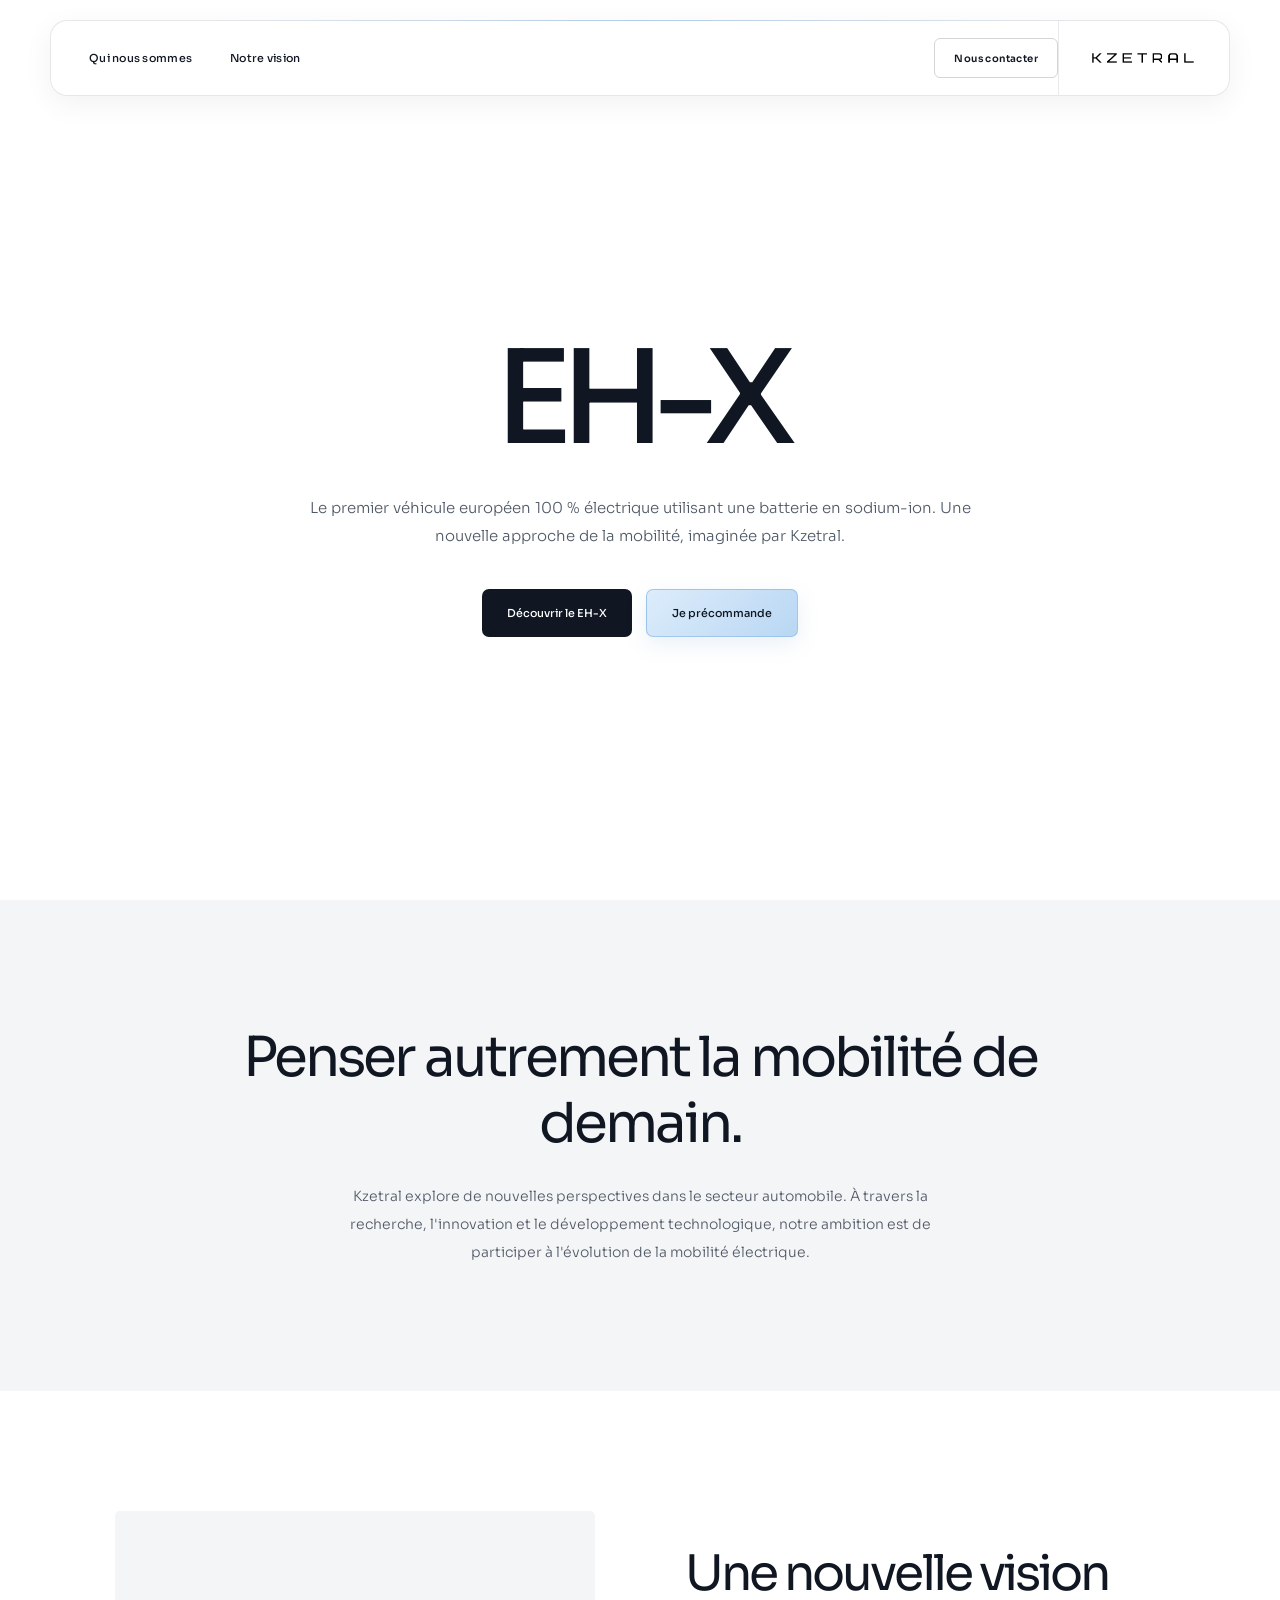
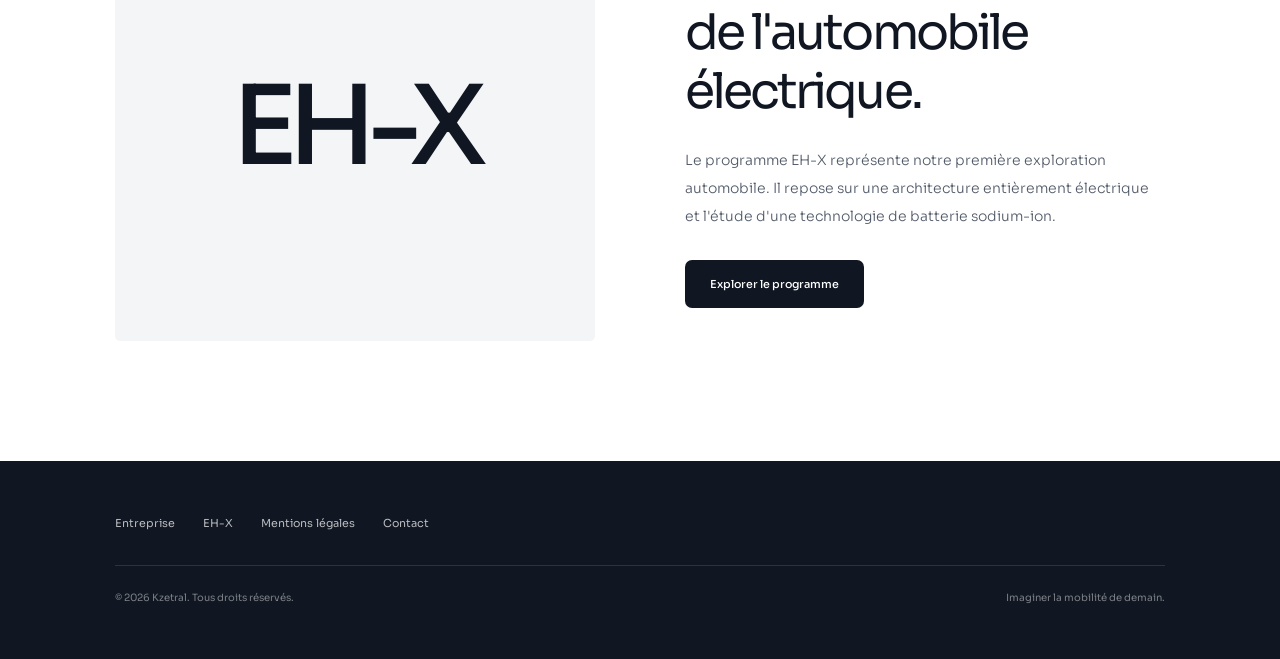
<file: index.html>
<!DOCTYPE html>
<html lang="fr">
<head>
<meta charset="UTF-8">
<meta name="viewport" content="width=device-width, initial-scale=1.0">

<meta name="google-site-verification" content="RDJM7FzM3dVBt8AzkGHRWaTsvNTfmWHjE7HBSD1i3UA" />
</head>

<title>Kzetral — EH-X</title>
<meta name="description" content="Kzetral imagine une nouvelle approche de la mobilité électrique.">

<link rel="preconnect" href="https://fonts.googleapis.com">
<link rel="preconnect" href="https://fonts.gstatic.com" crossorigin>
<link href="https://fonts.googleapis.com/css2?family=Sora:wght@300;400;500;600;700&display=swap" rel="stylesheet">

<style>
:root {
  --white: #ffffff;
  --grey: #f4f5f6;
  --black: #101722;
  --text: #505967;
  --blue: #8ebce9;
}

* {
  margin: 0;
  padding: 0;
  box-sizing: border-box;
}

html {
  scroll-behavior: smooth;
}

body {
  font-family: 'Sora', sans-serif;
  background: var(--white);
  color: var(--black);
  overflow-x: hidden;
}

a {
  color: inherit;
  text-decoration: none;
}

/* =================================
   NAVBAR FUTURISTE KZETRAL
================================= */

.navbar {
  position: fixed;
  z-index: 1000;
  top: 20px;
  left: 50%;
  transform: translateX(-50%);

  width: calc(100% - 100px);
  max-width: 1450px;
  height: 76px;

  padding: 0 30px 0 38px;

  display: flex;
  align-items: center;
  justify-content: space-between;

  background: rgba(255,255,255,0.94);
  border: 1px solid rgba(16,23,34,0.10);
  border-radius: 17px;

  backdrop-filter: blur(22px);
  -webkit-backdrop-filter: blur(22px);

  box-shadow:
    0 8px 30px rgba(16,23,34,0.055),
    inset 0 1px 0 rgba(255,255,255,0.9);

  transition:
    background .4s ease,
    border-color .4s ease,
    box-shadow .4s ease,
    transform .4s ease;
}

/* Ligne lumineuse supérieure */

.navbar::before {
  content: "";
  position: absolute;
  top: -1px;
  left: 12%;
  width: 76%;
  height: 1px;

  background: linear-gradient(
    90deg,
    transparent,
    rgba(142,188,233,.85),
    transparent
  );

  opacity: .7;
  transition: opacity .4s ease;
}

/* Navigation gauche */

.nav-left {
  display: flex;
  align-items: center;
  gap: 38px;
  height: 100%;
}

.nav-link {
  position: relative;
  display: inline-flex;
  align-items: center;
  height: 100%;

  color: var(--black);
  font-size: 11px;
  font-weight: 500;
  letter-spacing: .025em;
  white-space: nowrap;

  transition: color .35s ease;
}

/* Trait animé sous les liens */

.nav-link::after {
  content: "";
  position: absolute;
  left: 0;
  bottom: 21px;

  width: 0;
  height: 2px;

  background: var(--blue);
  border-radius: 5px;

  transition: width .35s cubic-bezier(.2,.8,.2,1);
}

.nav-link:hover::after {
  width: 100%;
}

/* Petit indicateur technique */

.nav-link::before {
  content: "";
  position: absolute;
  left: -11px;
  top: 50%;

  width: 4px;
  height: 4px;
  border-radius: 50%;

  background: var(--blue);
  opacity: 0;

  transform: translateY(-50%) scale(.3);
  transition: .3s ease;
}

.nav-link:hover::before {
  opacity: 1;
  transform: translateY(-50%) scale(1);
}

/* Bouton de contact dans la navigation */

.nav-contact {
  display: inline-flex;
  align-items: center;
  justify-content: center;
  min-height: 40px;
  padding: 0 19px;
  margin-left: auto;
  border: 1px solid rgba(16,23,34,.18);
  border-radius: 6px;
  color: var(--black);
  font-size: 10px;
  font-weight: 600;
  letter-spacing: .04em;
  white-space: nowrap;
  transition: .3s ease;
}

.nav-contact:hover {
  background: var(--black);
  border-color: var(--black);
  color: white;
}

.navbar.scrolled .nav-contact {
  border-color: rgba(255,255,255,.35);
  color: white;
}

.navbar.scrolled .nav-contact:hover {
  background: white;
  border-color: white;
  color: var(--black);
}

/* Logo à droite */

.nav-brand {
  display: flex;
  align-items: center;
  justify-content: center;

  height: 100%;
  padding-left: 28px;
  border-left: 1px solid rgba(16,23,34,.09);
}

.nav-brand img {
  display: block;
  width: 112px;
  height: 112px;
  object-fit: contain;

  transition:
    filter .4s ease,
    transform .4s ease;
}

.nav-brand:hover img {
  transform: scale(1.045);
}

/* Mode sombre au défilement */

.navbar.scrolled {
  background: rgba(13,19,29,.96);
  border-color: rgba(255,255,255,.11);

  box-shadow:
    0 12px 35px rgba(0,0,0,.20),
    inset 0 1px 0 rgba(255,255,255,.05);
}

.navbar.scrolled .nav-link {
  color: #ffffff;
}

.navbar.scrolled .nav-brand {
  border-left-color: rgba(255,255,255,.14);
}

.navbar.scrolled .nav-brand img {
  filter: brightness(0) invert(1);
}

.navbar.scrolled::before {
  opacity: 1;
}

/* Animation d'apparition */

@keyframes navbarAppear {
  from {
    opacity: 0;
    transform: translate(-50%, -15px);
  }
  to {
    opacity: 1;
    transform: translate(-50%, 0);
  }
}

.navbar {
  animation: navbarAppear .8s ease both;
}

/* Menu mobile */

.mobile-menu {
  display: none;
  background: none;
  border: none;
  color: var(--black);
  font-family: inherit;
  font-size: 10px;
  font-weight: 600;
  letter-spacing: .1em;
  cursor: pointer;
}

.navbar.scrolled .mobile-menu {
  color: white;
}

.mobile-dropdown {
  display: none;
}

/* =================================
   HERO
================================= */

.hero {
  min-height: 100vh;
  padding: 180px 8% 110px;

  display: flex;
  flex-direction: column;
  justify-content: center;
  align-items: center;

  text-align: center;
  background: var(--white);
}

.hero h1 {
  font-size: clamp(65px, 11vw, 130px);
  font-weight: 500;
  letter-spacing: -.09em;
  line-height: 1;
  margin-bottom: 30px;
}

.hero p {
  max-width: 680px;
  font-size: 15px;
  line-height: 1.9;
  font-weight: 300;
  color: var(--text);
}

.hero-buttons {
  display: flex;
  justify-content: center;
  align-items: center;
  gap: 14px;
  flex-wrap: wrap;
  margin-top: 38px;
}

.button {
  min-height: 48px;
  padding: 0 25px;
  border-radius: 7px;

  display: inline-flex;
  align-items: center;
  justify-content: center;

  font-size: 11px;
  font-weight: 500;
  transition: .3s ease;
}

.button-dark {
  background: var(--black);
  color: white;
}

.button-dark:hover {
  background: #29384b;
  transform: translateY(-3px);
}

.button-light {
  border: 1px solid rgba(16,23,34,.18);
  color: var(--black);
}

.button-light:hover {
  background: var(--grey);
  transform: translateY(-3px);
}

.button-preorder {
  position: relative;
  overflow: hidden;
  border: 1px solid rgba(142,188,233,.75);
  background: linear-gradient(135deg, #dcecfb 0%, #b9d7f3 100%);
  color: #101722;
  box-shadow: 0 7px 22px rgba(91,139,187,.13);
}

.button-preorder:hover {
  background: linear-gradient(135deg, #cce2f7 0%, #a8ccef 100%);
  border-color: #8ebce9;
  transform: translateY(-3px);
  box-shadow: 0 11px 27px rgba(91,139,187,.22);
}

/* =================================
   INTRODUCTION
================================= */

.intro {
  padding: 125px 10%;
  background: var(--grey);
  text-align: center;
}

.intro h2 {
  max-width: 850px;
  margin: 0 auto 25px;

  font-size: clamp(32px,5vw,55px);
  font-weight: 400;
  letter-spacing: -.055em;
  line-height: 1.2;
}

.intro p {
  max-width: 650px;
  margin: 0 auto;

  color: var(--text);
  font-size: 14px;
  font-weight: 300;
  line-height: 2;
}

/* =================================
   EH-X
================================= */

.ehx-section {
  padding: 120px 9%;

  display: grid;
  grid-template-columns: 1fr 1fr;
  align-items: center;
  gap: 90px;

  background: var(--white);
}

.ehx-visual {
  min-height: 430px;
  border-radius: 5px;
  background: var(--grey);

  display: flex;
  align-items: center;
  justify-content: center;
}

.ehx-visual span {
  font-size: clamp(65px,9vw,110px);
  font-weight: 500;
  letter-spacing: -.09em;
  color: var(--black);
}

.ehx-content h2 {
  max-width: 520px;
  margin-bottom: 25px;

  font-size: clamp(32px,4vw,49px);
  font-weight: 400;
  letter-spacing: -.06em;
  line-height: 1.2;
}

.ehx-content p {
  max-width: 480px;
  margin-bottom: 30px;

  color: var(--text);
  font-size: 14px;
  font-weight: 300;
  line-height: 2;
}

/* =================================
   FOOTER
================================= */

footer {
  padding: 55px 9%;
  background: var(--black);
  color: white;
}

.footer-top {
  display: flex;
  justify-content: space-between;
  align-items: center;
  gap: 30px;
  flex-wrap: wrap;
  padding-bottom: 35px;
}

.footer-brand {
  font-size: 24px;
  font-weight: 600;
  letter-spacing: -.06em;
}

.footer-links {
  display: flex;
  gap: 28px;
  flex-wrap: wrap;
}

.footer-links a {
  font-size: 11px;
  color: rgba(255,255,255,.7);
  transition: color .3s ease;
}

.footer-links a:hover {
  color: white;
}

.footer-bottom {
  border-top: 1px solid rgba(255,255,255,.12);
  padding-top: 25px;
  display: flex;
  justify-content: space-between;
  align-items: center;
  gap: 15px;
  flex-wrap: wrap;
}

.footer-bottom p {
  font-size: 10px;
  color: rgba(255,255,255,.45);
}

/* =================================
   MOBILE
================================= */

@media (max-width: 700px) {

  .navbar {
    top: 12px;
    width: calc(100% - 28px);
    height: 68px;
    padding: 0 18px;
    border-radius: 15px;
  }

  .nav-left {
    display: none;
  }

  .nav-contact {
    min-height: 36px;
    padding: 0 12px;
    margin-left: auto;
    font-size: 9px;
  }

  .nav-brand {
    margin-left: 14px;
    padding-left: 0;
    border-left: none;
  }

  .nav-brand img {
    width: 82px;
    height: 82px;
  }

  .mobile-menu {
    display: block;
    order: -1;
  }

  .mobile-dropdown {
    position: fixed;
    z-index: 999;
    top: 90px;
    left: 14px;
    right: 14px;

    padding: 24px;
    background: white;
    border: 1px solid rgba(16,23,34,.08);
    border-radius: 14px;
    box-shadow: 0 15px 35px rgba(0,0,0,.10);

    display: none;
    flex-direction: column;
    gap: 22px;
  }

  .mobile-dropdown.open {
    display: flex;
    animation: dropdownAppear .25s ease both;
  }

  .mobile-dropdown a {
    font-size: 12px;
    font-weight: 500;
    color: var(--black);
  }

  @keyframes dropdownAppear {
    from {
      opacity: 0;
      transform: translateY(-7px);
    }
    to {
      opacity: 1;
      transform: translateY(0);
    }
  }

  .hero {
    min-height: 90vh;
    padding: 140px 7% 80px;
  }

  .hero h1 {
    font-size: clamp(65px,17vw,100px);
  }

  .hero p {
    font-size: 13px;
  }

  .intro {
    padding: 90px 8%;
  }

  .ehx-section {
    padding: 80px 7%;
    grid-template-columns: 1fr;
    gap: 45px;
  }

  .ehx-visual {
    min-height: 280px;
  }

  .ehx-content h2 {
    font-size: 37px;
  }

  footer {
    padding: 45px 7%;
  }

  .footer-top {
    flex-direction: column;
    align-items: flex-start;
  }

  .footer-links {
    gap: 18px;
  }

  .footer-bottom {
    flex-direction: column;
    align-items: flex-start;
  }
}

@media (max-width: 380px) {
  .navbar {
    padding: 0 14px;
  }

  .nav-brand img {
    width: 72px;
    height: 72px;
  }

  .nav-contact {
    min-height: 34px;
    padding: 0 9px;
    font-size: 8px;
  }

  .nav-brand {
    margin-left: 9px;
  }
}
</style>
</head>

<body>

<!-- NAVBAR -->

<nav class="navbar" id="navbar">

  <div class="nav-left">
    <a href="entreprise.html" class="nav-link">
      Qui nous sommes
    </a>

    <a href="eh-x.html" class="nav-link">
      Notre vision
    </a>
  </div>

  <a href="contact.html" class="nav-contact">Nous contacter</a>

  <button class="mobile-menu" id="mobileMenu" type="button">
    MENU
  </button>

  <a href="index.html" class="nav-brand">
    <img src="images/logo-kzetral.png" alt="Kzetral">
  </a>

</nav>

<div class="mobile-dropdown" id="mobileDropdown">
  <a href="entreprise.html">Qui nous sommes</a>
  <a href="eh-x.html">Notre vision</a>
</div>

<!-- CONTENU -->

<main>

  <section class="hero">

    <h1>EH-X</h1>

    <p>
      Le premier véhicule européen 100 % électrique utilisant
      une batterie en sodium-ion. Une nouvelle approche de la
      mobilité, imaginée par Kzetral.
    </p>

    <div class="hero-buttons">

      <a href="eh-x.html" class="button button-dark">
        Découvrir le EH-X
      </a>

      <a href="precommande.html" class="button button-preorder">
        Je précommande
      </a>

    </div>

  </section>

  <section class="intro">

    <h2>
      Penser autrement la mobilité de demain.
    </h2>

    <p>
      Kzetral explore de nouvelles perspectives dans le secteur
      automobile. À travers la recherche, l'innovation et le
      développement technologique, notre ambition est de
      participer à l'évolution de la mobilité électrique.
    </p>

  </section>

  <section class="ehx-section">

    <div class="ehx-visual">
      <span>EH-X</span>
    </div>

    <div class="ehx-content">

      <h2>
        Une nouvelle vision de l'automobile électrique.
      </h2>

      <p>
        Le programme EH-X représente notre première exploration
        automobile. Il repose sur une architecture entièrement
        électrique et l'étude d'une technologie de batterie
        sodium-ion.
      </p>

      <a href="eh-x.html" class="button button-dark">
        Explorer le programme
      </a>

    </div>

  </section>

</main>

<!-- FOOTER -->

<footer>

  <div class="footer-top">

    <div class="footer-links">
      <a href="entreprise.html">Entreprise</a>
      <a href="eh-x.html">EH-X</a>
      <a href="mentions-legales.html">Mentions légales</a>
      <a href="contact.html">Contact</a>
    </div>

  </div>

  <div class="footer-bottom">

    <p>© 2026 Kzetral. Tous droits réservés.</p>
    <p>Imaginer la mobilité de demain.</p>

  </div>

</footer>

<script>
const navbar = document.getElementById("navbar");
const mobileMenu = document.getElementById("mobileMenu");
const mobileDropdown = document.getElementById("mobileDropdown");

/* MODE SOMBRE AUTOMATIQUE */

function updateNavbar() {
  navbar.classList.toggle("scrolled", window.scrollY > 40);
}

window.addEventListener("scroll", updateNavbar, { passive: true });
updateNavbar();

/* MENU MOBILE */

mobileMenu.addEventListener("click", () => {
  const open = mobileDropdown.classList.toggle("open");
  mobileMenu.textContent = open ? "FERMER" : "MENU";
});

/* FERMETURE APRÈS NAVIGATION */

mobileDropdown.querySelectorAll("a").forEach(link => {
  link.addEventListener("click", () => {
    mobileDropdown.classList.remove("open");
    mobileMenu.textContent = "MENU";
  });
});

/* FERMETURE EN DEHORS DU MENU */

document.addEventListener("click", event => {
  if (
    !navbar.contains(event.target) &&
    !mobileDropdown.contains(event.target)
  ) {
    mobileDropdown.classList.remove("open");
    mobileMenu.textContent = "MENU";
  }
});
</script>

</body>
</html>
</file>
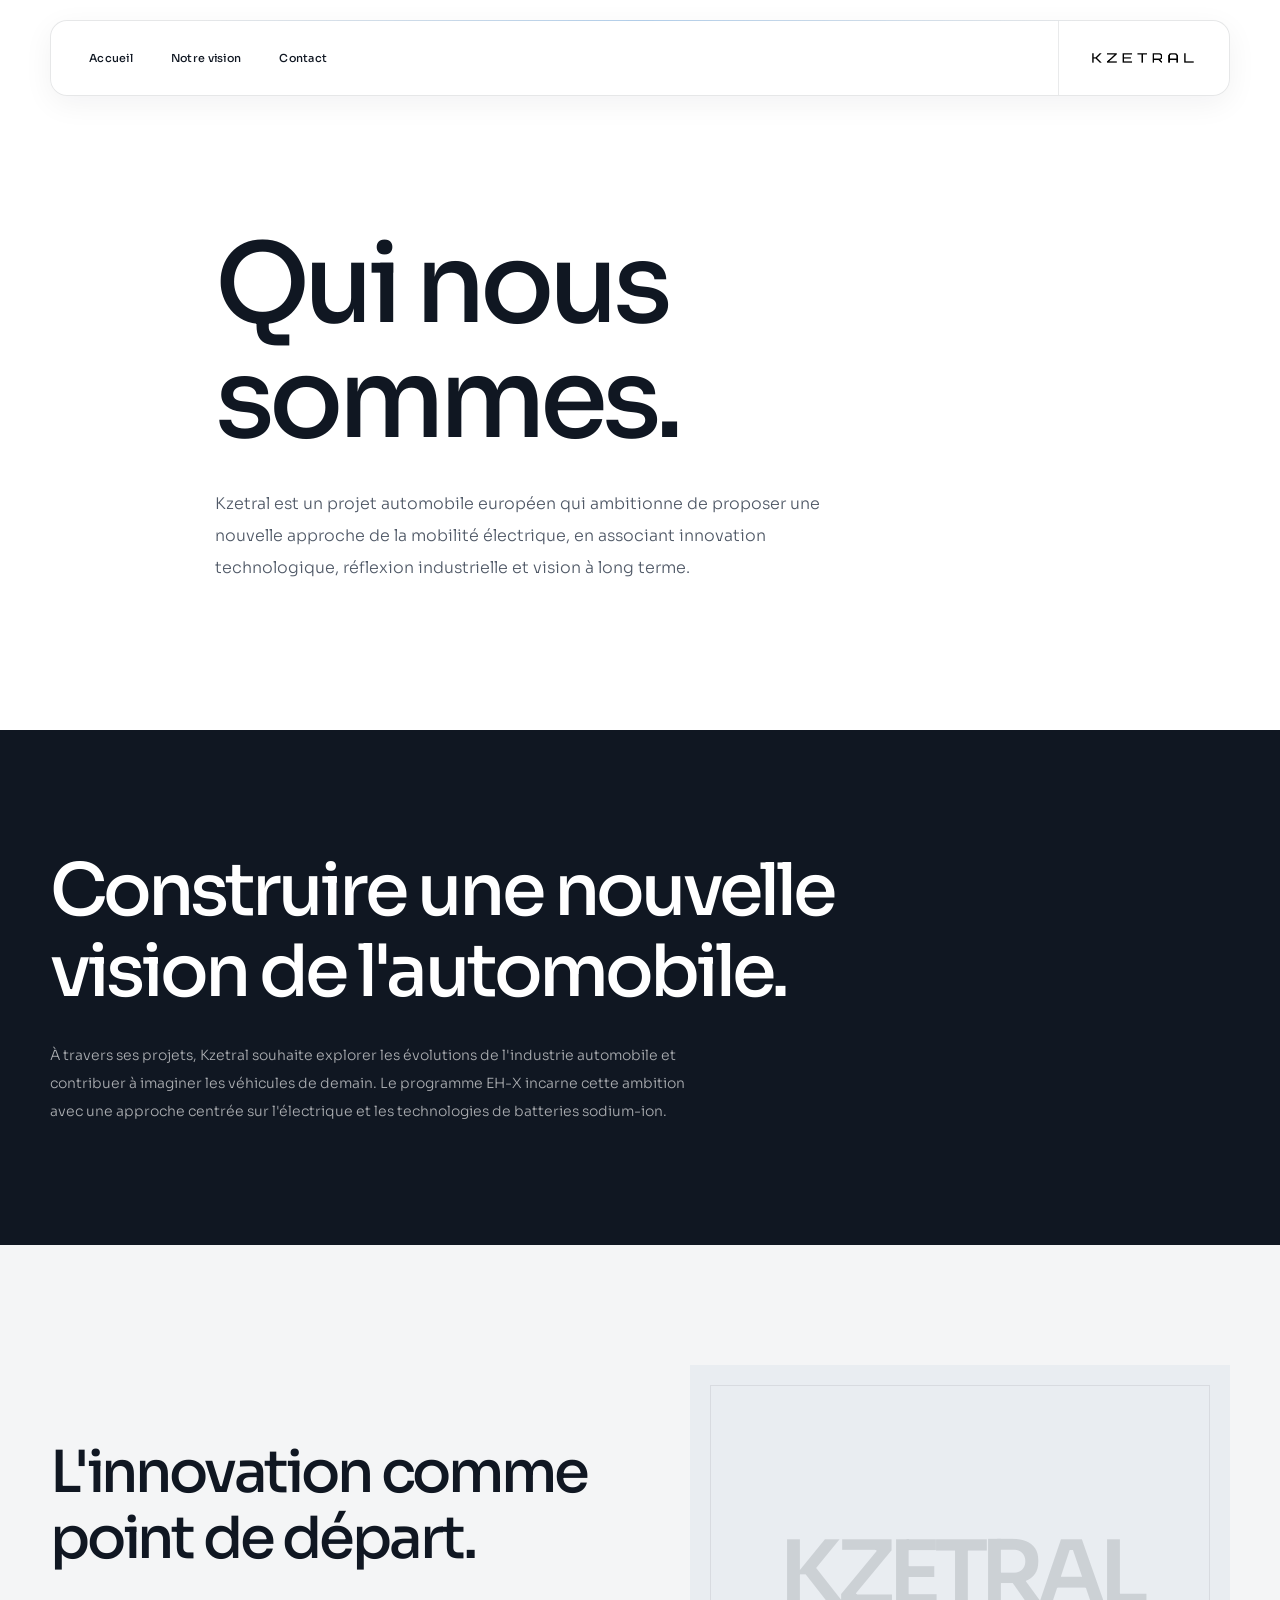
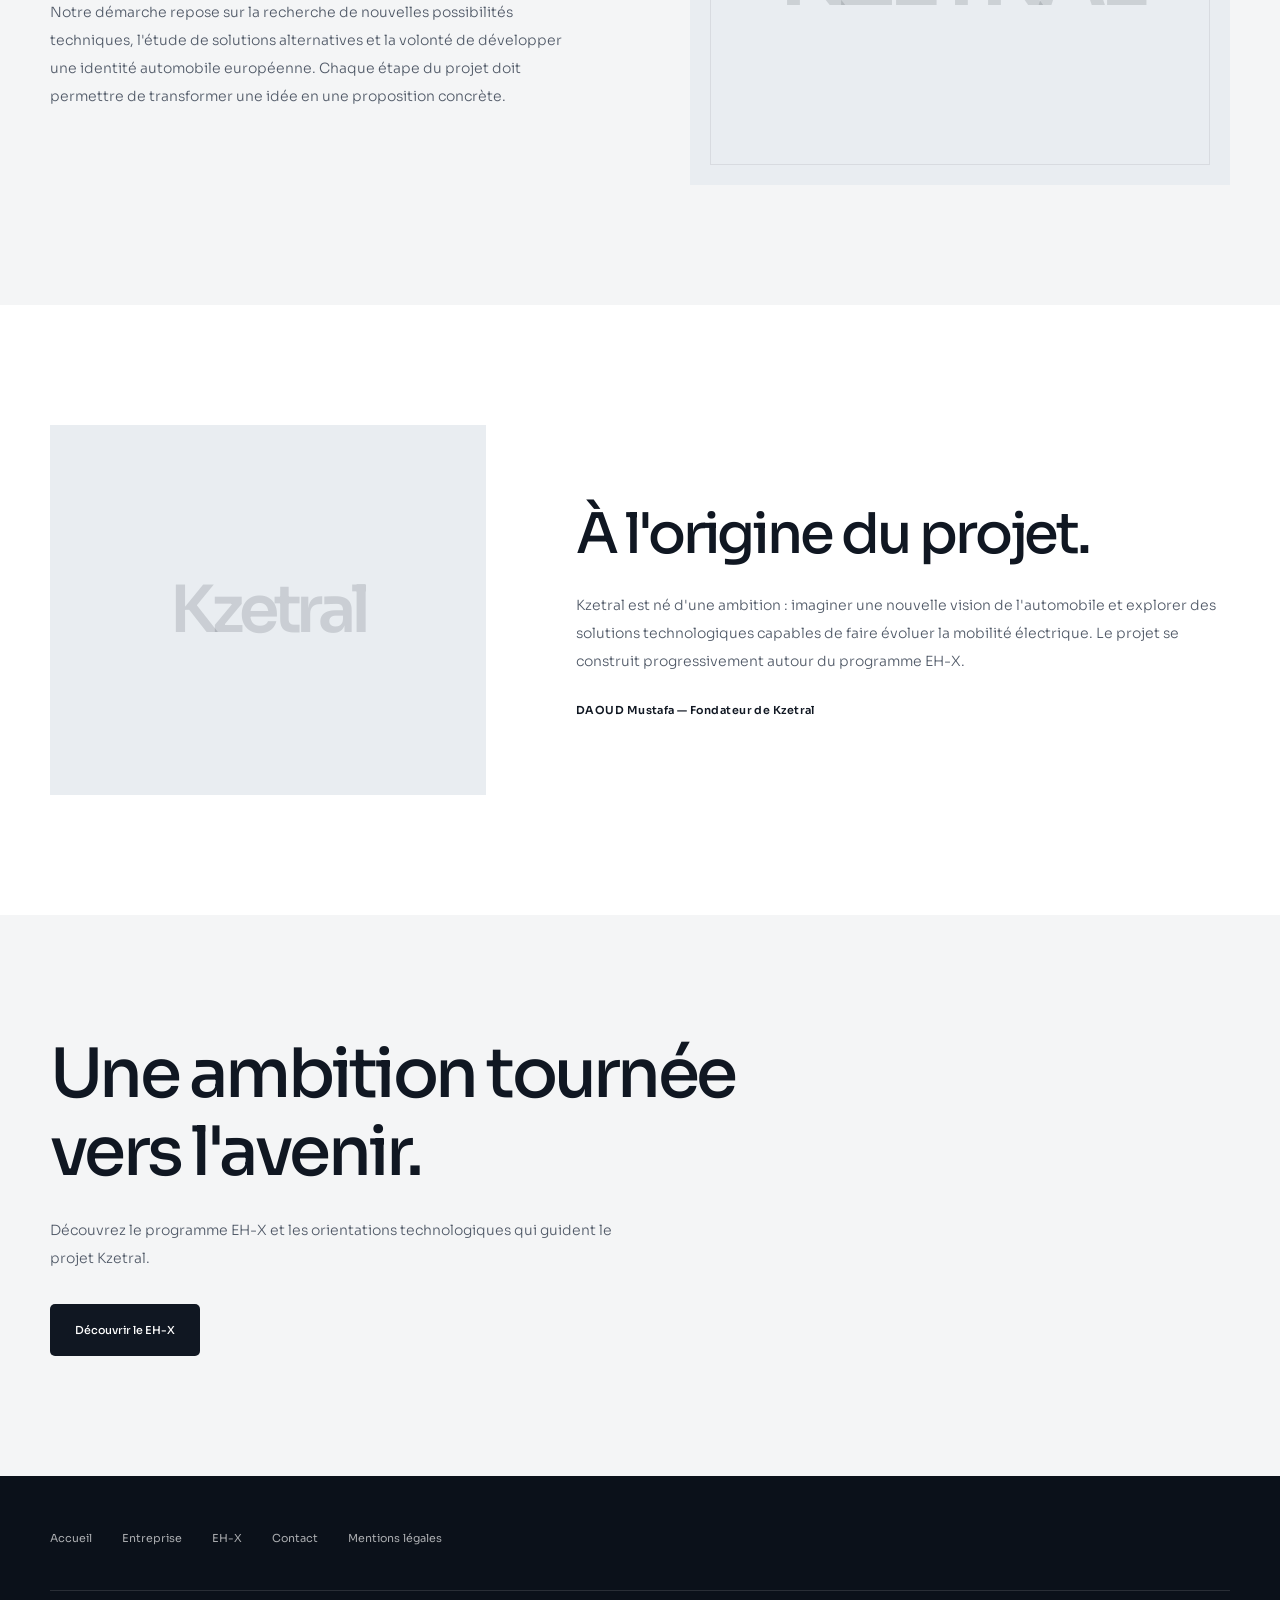
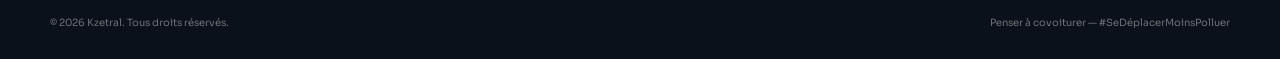
<file: company.html>
<!DOCTYPE html>
<html lang="fr">
<head>
  <meta charset="UTF-8">
  <meta name="viewport" content="width=device-width, initial-scale=1.0">
  <title>Entreprise — Kzetral</title>
  <meta name="description" content="Découvrez Kzetral, son ambition et sa vision de la mobilité.">
  <link rel="preconnect" href="https://fonts.googleapis.com">
  <link rel="preconnect" href="https://fonts.gstatic.com" crossorigin>
  <link href="https://fonts.googleapis.com/css2?family=Sora:wght@300;400;500;600;700&display=swap" rel="stylesheet">

  <style>
    :root {
      --white:#fff; --grey:#f4f5f6; --black:#101722;
      --text:#505967; --blue:#8ebce9;
    }
    * { margin:0; padding:0; box-sizing:border-box; }
    html { scroll-behavior:smooth; }
    body { font-family:'Sora',sans-serif; background:var(--white); color:var(--black); overflow-x:hidden; }
    a { color:inherit; text-decoration:none; }

    .navbar {
      position:fixed; z-index:1000; top:20px; left:50%;
      transform:translateX(-50%); width:calc(100% - 100px);
      max-width:1450px; height:76px; padding:0 30px 0 38px;
      display:flex; align-items:center; justify-content:space-between;
      background:rgba(255,255,255,.94); border:1px solid rgba(16,23,34,.10);
      border-radius:17px; backdrop-filter:blur(22px); -webkit-backdrop-filter:blur(22px);
      box-shadow:0 8px 30px rgba(16,23,34,.055),inset 0 1px 0 rgba(255,255,255,.9);
      transition:background .4s ease,border-color .4s ease,box-shadow .4s ease;
      animation:navbarAppear .8s ease both;
    }
    .navbar::before {
      content:""; position:absolute; top:-1px; left:12%; width:76%; height:1px;
      background:linear-gradient(90deg,transparent,rgba(142,188,233,.85),transparent);
      opacity:.7;
    }
    .nav-left { display:flex; align-items:center; gap:38px; height:100%; }
    .nav-link {
      position:relative; display:inline-flex; align-items:center; height:100%;
      color:var(--black); font-size:11px; font-weight:500; letter-spacing:.025em;
      white-space:nowrap; transition:color .35s ease;
    }
    .nav-link::after {
      content:""; position:absolute; left:0; bottom:21px; width:0; height:2px;
      background:var(--blue); border-radius:5px;
      transition:width .35s cubic-bezier(.2,.8,.2,1);
    }
    .nav-link:hover::after { width:100%; }
    .nav-link::before {
      content:""; position:absolute; left:-11px; top:50%; width:4px; height:4px;
      border-radius:50%; background:var(--blue); opacity:0;
      transform:translateY(-50%) scale(.3); transition:.3s ease;
    }
    .nav-link:hover::before { opacity:1; transform:translateY(-50%) scale(1); }
    .nav-brand {
      display:flex; align-items:center; justify-content:center; height:100%;
      padding-left:28px; border-left:1px solid rgba(16,23,34,.09);
    }
    .nav-brand img {
      display:block; width:112px; height:112px; object-fit:contain;
      transition:filter .4s ease,transform .4s ease;
    }
    .nav-brand:hover img { transform:scale(1.045); }
    .navbar.scrolled {
      background:rgba(13,19,29,.96); border-color:rgba(255,255,255,.11);
      box-shadow:0 12px 35px rgba(0,0,0,.20),inset 0 1px 0 rgba(255,255,255,.05);
    }
    .navbar.scrolled .nav-link { color:#fff; }
    .navbar.scrolled .nav-brand { border-left-color:rgba(255,255,255,.14); }
    .navbar.scrolled .nav-brand img { filter:brightness(0) invert(1); }
    .navbar.scrolled::before { opacity:1; }
    @keyframes navbarAppear {
      from { opacity:0; transform:translate(-50%,-15px); }
      to { opacity:1; transform:translate(-50%,0); }
    }
    .mobile-menu,.mobile-dropdown { display:none; }

    .container { width:min(1180px,calc(100% - 80px)); margin:auto; }
    .section { padding:120px 0; }
    .grey { background:var(--grey); }
    h1,h2,h3 { font-weight:500; letter-spacing:-.055em; }
    p { color:var(--text); font-size:14px; line-height:2; font-weight:300; }

    .hero { min-height:730px; padding:210px 0 130px; display:flex; align-items:center; }
    .hero-content { max-width:850px; }
    .hero h1 { font-size:clamp(58px,9vw,110px); line-height:1.05; margin-bottom:30px; }
    .hero p { max-width:650px; font-size:16px; }

    .dark-section { background:var(--black); color:white; }
    .dark-section h2 { max-width:850px; font-size:clamp(40px,6vw,72px); line-height:1.13; margin-bottom:28px; }
    .dark-section p { color:rgba(255,255,255,.65); max-width:650px; }

    .vision-grid { display:grid; grid-template-columns:1fr 1fr; gap:100px; align-items:center; }
    .vision-grid h2 { font-size:clamp(36px,5vw,58px); line-height:1.15; margin-bottom:25px; }
    .visual {
      min-height:420px; background:#e9edf1; display:flex;
      align-items:center; justify-content:center; position:relative;
    }
    .visual::after { content:""; position:absolute; inset:20px; border:1px solid rgba(16,23,34,.08); }
    .visual span { font-size:clamp(50px,8vw,90px); font-weight:600; letter-spacing:-.09em; color:rgba(16,23,34,.13); }

    .founder-grid { display:grid; grid-template-columns:.8fr 1.2fr; gap:90px; align-items:center; }
    .founder-grid h2 { font-size:clamp(36px,5vw,56px); line-height:1.15; margin-bottom:25px; }
    .founder-card {
      min-height:370px; background:#e9edf1; display:flex;
      justify-content:center; align-items:center; position:relative;
    }
    .founder-card span { font-size:65px; font-weight:600; letter-spacing:-.08em; color:rgba(16,23,34,.14); }
    .signature { margin-top:28px; color:var(--black); font-size:11px; font-weight:600; letter-spacing:.04em; }

    .cta { background:var(--grey); }
    .cta h2 { font-size:clamp(40px,6vw,68px); line-height:1.15; max-width:760px; margin-bottom:25px; }
    .cta p { max-width:600px; }
    .button {
      display:inline-flex; align-items:center; justify-content:center; min-height:52px;
      padding:0 25px; border-radius:5px; font-size:11px; font-weight:500;
      background:var(--black); color:white; margin-top:32px; transition:.3s ease;
    }
    .button:hover { background:#29384a; transform:translateY(-3px); }

    footer { background:#0b111a; color:white; padding:55px 0 30px; }
    .footer-top { display:flex; justify-content:space-between; gap:35px; padding-bottom:45px; }
    .footer-brand { font-size:24px; font-weight:600; letter-spacing:-.06em; }
    .footer-links { display:flex; gap:30px; flex-wrap:wrap; }
    .footer-links a { color:rgba(255,255,255,.65); font-size:11px; transition:color .3s; }
    .footer-links a:hover { color:white; }
    .footer-bottom {
      border-top:1px solid rgba(255,255,255,.12); padding-top:25px;
      display:flex; justify-content:space-between; gap:20px;
      color:rgba(255,255,255,.4); font-size:10px;
    }

    @media(max-width:800px) {
      .container { width:calc(100% - 42px); }
      .section { padding:85px 0; }
      .vision-grid,.founder-grid { grid-template-columns:1fr; gap:45px; }
      .visual { min-height:300px; }
      .founder-card { min-height:280px; }
      .footer-top { flex-direction:column; }
      .footer-bottom { flex-direction:column; }
    }
    @media(max-width:700px) {
      .navbar { top:12px; width:calc(100% - 28px); height:68px; padding:0 18px; border-radius:15px; }
      .nav-left { display:none; }
      .nav-brand { margin-left:auto; padding-left:0; border-left:none; }
      .nav-brand img { width:82px; height:82px; }
      .mobile-menu {
        display:block; order:-1; background:none; border:none; color:var(--black);
        font-family:inherit; font-size:10px; font-weight:600; letter-spacing:.1em; cursor:pointer;
      }
      .navbar.scrolled .mobile-menu { color:white; }
      .mobile-dropdown {
        position:fixed; z-index:999; top:90px; left:14px; right:14px; padding:24px;
        background:white; border:1px solid rgba(16,23,34,.08); border-radius:14px;
        box-shadow:0 15px 35px rgba(0,0,0,.10); display:none; flex-direction:column; gap:22px;
      }
      .mobile-dropdown.open { display:flex; animation:dropdownAppear .25s ease both; }
      .mobile-dropdown a { font-size:12px; font-weight:500; color:var(--black); }
      @keyframes dropdownAppear { from { opacity:0; transform:translateY(-8px); } to { opacity:1; transform:translateY(0); } }
      .hero { min-height:630px; padding:170px 0 90px; }
      .hero h1 { font-size:clamp(50px,14vw,78px); }
    }
  </style>
</head>

<body>
  <nav class="navbar" id="navbar">
    <div class="nav-left">
      <a href="index.html" class="nav-link">Accueil</a>
      <a href="eh-x.html" class="nav-link">Notre vision</a>
      <a href="contact.html" class="nav-link">Contact</a>
    </div>
    <button class="mobile-menu" id="mobileMenu" type="button">MENU</button>
    <a href="index.html" class="nav-brand">
      <img src="images/logo-kzetral.png" alt="Kzetral">
    </a>
  </nav>

  <div class="mobile-dropdown" id="mobileDropdown">
    <a href="index.html">Accueil</a>
    <a href="eh-x.html">Notre vision</a>
    <a href="contact.html">Contact</a>
  </div>

  <main>
    <section class="hero">
      <div class="container hero-content">
        <h1>Qui nous sommes.</h1>
        <p>Kzetral est un projet automobile européen qui ambitionne de proposer une nouvelle approche de la mobilité électrique, en associant innovation technologique, réflexion industrielle et vision à long terme.</p>
      </div>
    </section>

    <section class="section dark-section">
      <div class="container">
        <h2>Construire une nouvelle vision de l'automobile.</h2>
        <p>À travers ses projets, Kzetral souhaite explorer les évolutions de l'industrie automobile et contribuer à imaginer les véhicules de demain. Le programme EH-X incarne cette ambition avec une approche centrée sur l'électrique et les technologies de batteries sodium-ion.</p>
      </div>
    </section>

    <section class="section grey">
      <div class="container vision-grid">
        <div>
          <h2>L'innovation comme point de départ.</h2>
          <p>Notre démarche repose sur la recherche de nouvelles possibilités techniques, l'étude de solutions alternatives et la volonté de développer une identité automobile européenne. Chaque étape du projet doit permettre de transformer une idée en une proposition concrète.</p>
        </div>
        <div class="visual"><span>KZETRAL</span></div>
      </div>
    </section>

    <section class="section">
      <div class="container founder-grid">
        <div class="founder-card"><span>Kzetral</span></div>
        <div>
          <h2>À l'origine du projet.</h2>
          <p>Kzetral est né d'une ambition : imaginer une nouvelle vision de l'automobile et explorer des solutions technologiques capables de faire évoluer la mobilité électrique. Le projet se construit progressivement autour du programme EH-X.</p>
          <div class="signature">DAOUD Mustafa — Fondateur de Kzetral</div>
        </div>
      </div>
    </section>

    <section class="section cta">
      <div class="container">
        <h2>Une ambition tournée vers l'avenir.</h2>
        <p>Découvrez le programme EH-X et les orientations technologiques qui guident le projet Kzetral.</p>
        <a href="eh-x.html" class="button">Découvrir le EH-X</a>
      </div>
    </section>
  </main>

  <footer>
    <div class="container">
      <div class="footer-top">
        <div class="footer-links">
          <a href="index.html">Accueil</a>
          <a href="entreprise.html">Entreprise</a>
          <a href="eh-x.html">EH-X</a>
          <a href="contact.html">Contact</a>
          <a href="mentions-legales.html">Mentions légales</a>
        </div>
      </div>
      <div class="footer-bottom">
        <span>© 2026 Kzetral. Tous droits réservés.</span>
        <span>Penser à covoiturer — #SeDéplacerMoinsPolluer</span>
      </div>
    </div>
  </footer>

  <script>
    const navbar = document.getElementById("navbar");
    const mobileMenu = document.getElementById("mobileMenu");
    const mobileDropdown = document.getElementById("mobileDropdown");

    function updateNavbar() {
      navbar.classList.toggle("scrolled", window.scrollY > 40);
    }
    window.addEventListener("scroll", updateNavbar, { passive: true });
    updateNavbar();

    mobileMenu.addEventListener("click", () => {
      const open = mobileDropdown.classList.toggle("open");
      mobileMenu.textContent = open ? "FERMER" : "MENU";
    });

    mobileDropdown.querySelectorAll("a").forEach(link => {
      link.addEventListener("click", () => {
        mobileDropdown.classList.remove("open");
        mobileMenu.textContent = "MENU";
      });
    });

    document.addEventListener("click", event => {
      if (!navbar.contains(event.target) && !mobileDropdown.contains(event.target)) {
        mobileDropdown.classList.remove("open");
        mobileMenu.textContent = "MENU";
      }
    });
  </script>
</body>
</html>
</file>
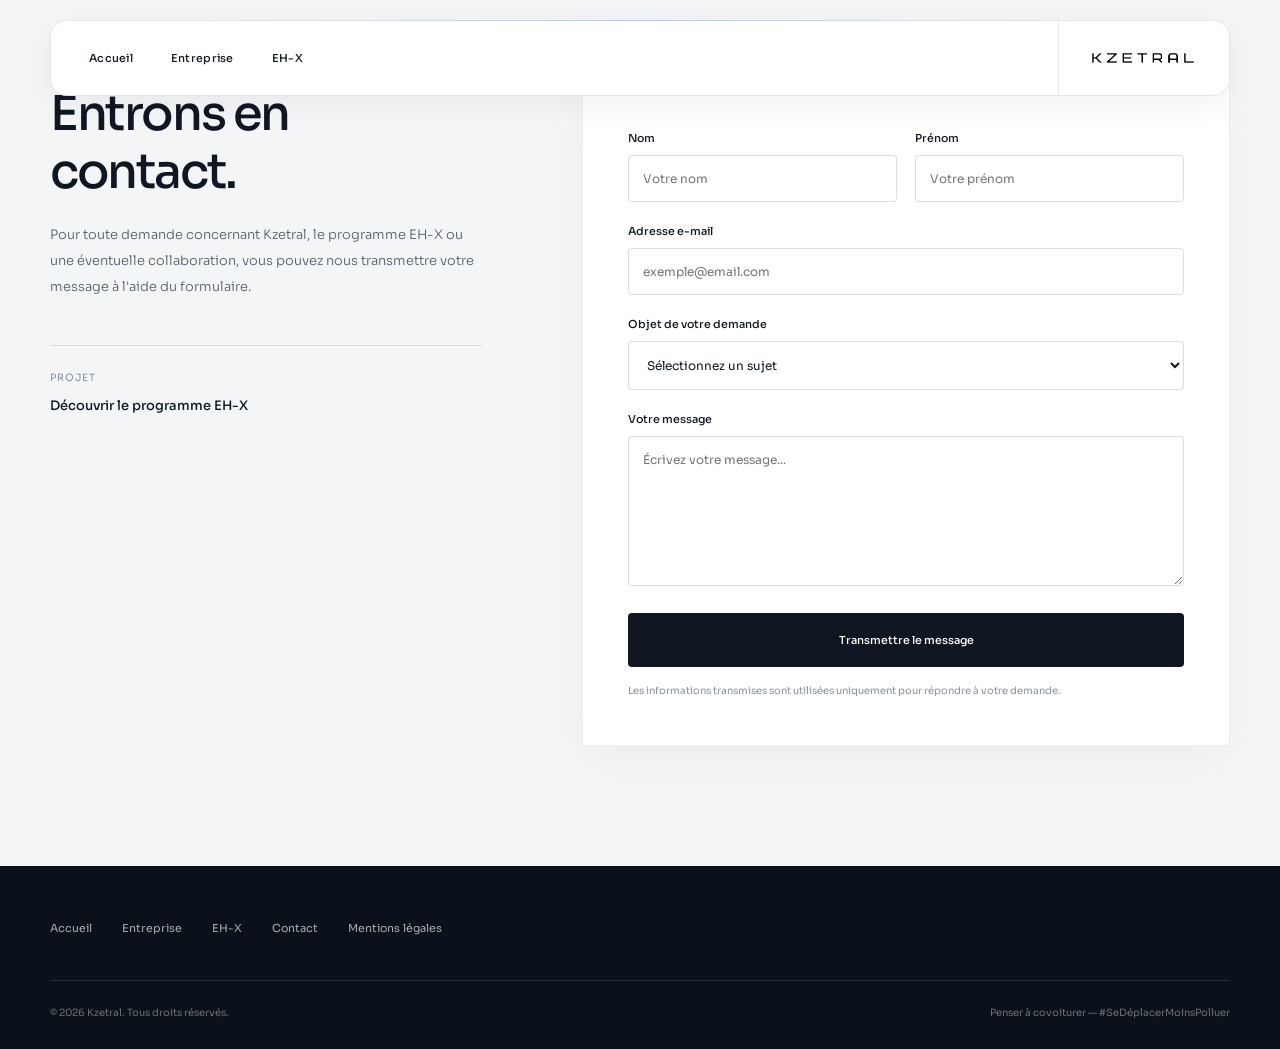
<file: contact.html>
<!DOCTYPE html>
<html lang="fr">
<head>
  <meta charset="UTF-8">
  <meta name="viewport" content="width=device-width, initial-scale=1.0">
  <title>Contact — Kzetral</title>
  <meta name="description" content="Contactez l'équipe Kzetral.">
  <link rel="preconnect" href="https://fonts.googleapis.com">
  <link rel="preconnect" href="https://fonts.gstatic.com" crossorigin>
  <link href="https://fonts.googleapis.com/css2?family=Sora:wght@300;400;500;600;700&display=swap" rel="stylesheet">

  <style>
    :root {
      --white:#fff; --grey:#f4f5f6; --black:#101722;
      --text:#505967; --blue:#8ebce9;
    }
    * { margin:0; padding:0; box-sizing:border-box; }
    html { scroll-behavior:smooth; }
    body { font-family:'Sora',sans-serif; background:var(--white); color:var(--black); overflow-x:hidden; }
    a { color:inherit; text-decoration:none; }

    .navbar {
      position:fixed; z-index:1000; top:20px; left:50%;
      transform:translateX(-50%); width:calc(100% - 100px);
      max-width:1450px; height:76px; padding:0 30px 0 38px;
      display:flex; align-items:center; justify-content:space-between;
      background:rgba(255,255,255,.94); border:1px solid rgba(16,23,34,.10);
      border-radius:17px; backdrop-filter:blur(22px); -webkit-backdrop-filter:blur(22px);
      box-shadow:0 8px 30px rgba(16,23,34,.055),inset 0 1px 0 rgba(255,255,255,.9);
      transition:background .4s ease,border-color .4s ease,box-shadow .4s ease;
      animation:navbarAppear .8s ease both;
    }
    .navbar::before {
      content:""; position:absolute; top:-1px; left:12%; width:76%; height:1px;
      background:linear-gradient(90deg,transparent,rgba(142,188,233,.85),transparent);
      opacity:.7;
    }
    .nav-left { display:flex; align-items:center; gap:38px; height:100%; }
    .nav-link {
      position:relative; display:inline-flex; align-items:center; height:100%;
      color:var(--black); font-size:11px; font-weight:500; letter-spacing:.025em;
      white-space:nowrap; transition:color .35s ease;
    }
    .nav-link::after {
      content:""; position:absolute; left:0; bottom:21px; width:0; height:2px;
      background:var(--blue); border-radius:5px;
      transition:width .35s cubic-bezier(.2,.8,.2,1);
    }
    .nav-link:hover::after { width:100%; }
    .nav-link::before {
      content:""; position:absolute; left:-11px; top:50%; width:4px; height:4px;
      border-radius:50%; background:var(--blue); opacity:0;
      transform:translateY(-50%) scale(.3); transition:.3s ease;
    }
    .nav-link:hover::before { opacity:1; transform:translateY(-50%) scale(1); }
    .nav-brand {
      display:flex; align-items:center; justify-content:center; height:100%;
      padding-left:28px; border-left:1px solid rgba(16,23,34,.09);
    }
    .nav-brand img {
      display:block; width:112px; height:112px; object-fit:contain;
      transition:filter .4s ease,transform .4s ease;
    }
    .nav-brand:hover img { transform:scale(1.045); }
    .navbar.scrolled {
      background:rgba(13,19,29,.96); border-color:rgba(255,255,255,.11);
      box-shadow:0 12px 35px rgba(0,0,0,.20),inset 0 1px 0 rgba(255,255,255,.05);
    }
    .navbar.scrolled .nav-link { color:#fff; }
    .navbar.scrolled .nav-brand { border-left-color:rgba(255,255,255,.14); }
    .navbar.scrolled .nav-brand img { filter:brightness(0) invert(1); }
    .navbar.scrolled::before { opacity:1; }
    @keyframes navbarAppear {
      from { opacity:0; transform:translate(-50%,-15px); }
      to { opacity:1; transform:translate(-50%,0); }
    }
    .mobile-menu,.mobile-dropdown { display:none; }

    .container { width:min(1180px,calc(100% - 80px)); margin:auto; }
    .hero { padding:205px 0 90px; }
    .hero h1 { font-size:clamp(58px,9vw,105px); line-height:1.05; font-weight:500; letter-spacing:-.06em; margin-bottom:25px; }
    .hero p { max-width:620px; color:var(--text); font-size:15px; line-height:2; font-weight:300; }

    .contact-section { background:var(--grey); padding:85px 0 120px; }
    .contact-grid { display:grid; grid-template-columns:.8fr 1.2fr; gap:100px; align-items:start; }
    .contact-info h2 { font-size:clamp(34px,4vw,48px); line-height:1.2; font-weight:500; letter-spacing:-.05em; margin-bottom:22px; }
    .contact-info p { color:var(--text); font-size:13px; line-height:2; font-weight:300; }
    .contact-detail { margin-top:45px; padding-top:25px; border-top:1px solid rgba(16,23,34,.12); }
    .contact-detail span { display:block; color:#87919c; font-size:10px; letter-spacing:.1em; text-transform:uppercase; margin-bottom:10px; }
    .contact-detail a { font-size:13px; font-weight:500; }

    .contact-form {
      background:white; padding:45px;
      border:1px solid rgba(16,23,34,.07);
      box-shadow:0 15px 45px rgba(16,23,34,.035);
    }
    .form-row { display:grid; grid-template-columns:1fr 1fr; gap:18px; }
    .field { margin-bottom:22px; }
    .field label { display:block; font-size:11px; font-weight:500; margin-bottom:10px; }
    .field input,.field textarea,.field select {
      width:100%; border:1px solid rgba(16,23,34,.14); border-radius:4px;
      padding:15px 14px; background:#fff; color:var(--black);
      font-family:inherit; font-size:12px; outline:none; transition:border-color .25s,box-shadow .25s;
    }
    .field input:focus,.field textarea:focus,.field select:focus {
      border-color:var(--blue); box-shadow:0 0 0 3px rgba(142,188,233,.14);
    }
    .field textarea { min-height:150px; resize:vertical; }
    .submit-button {
      width:100%; min-height:54px; border:0; border-radius:4px;
      background:var(--black); color:white; font-family:inherit;
      font-size:11px; font-weight:500; cursor:pointer; transition:.3s ease;
    }
    .submit-button:hover { background:#29384a; transform:translateY(-2px); }
    .form-note { font-size:10px; color:#89929d; line-height:1.8; margin-top:15px; }
    .success-message {
      display:none; margin-top:20px; padding:18px;
      background:#eef5fb; border:1px solid rgba(142,188,233,.5);
      color:var(--black); font-size:12px; line-height:1.8;
    }

    footer { background:#0b111a; color:white; padding:55px 0 30px; }
    .footer-top { display:flex; justify-content:space-between; gap:35px; padding-bottom:45px; }
    .footer-brand { font-size:24px; font-weight:600; letter-spacing:-.06em; }
    .footer-links { display:flex; gap:30px; flex-wrap:wrap; }
    .footer-links a { color:rgba(255,255,255,.65); font-size:11px; transition:color .3s; }
    .footer-links a:hover { color:white; }
    .footer-bottom {
      border-top:1px solid rgba(255,255,255,.12); padding-top:25px;
      display:flex; justify-content:space-between; gap:20px;
      color:rgba(255,255,255,.4); font-size:10px;
    }

    @media(max-width:850px) {
      .container { width:calc(100% - 42px); }
      .contact-grid { grid-template-columns:1fr; gap:50px; }
      .contact-form { padding:30px; }
      .footer-top { flex-direction:column; }
      .footer-bottom { flex-direction:column; }
    }
    @media(max-width:700px) {
      .navbar { top:12px; width:calc(100% - 28px); height:68px; padding:0 18px; border-radius:15px; }
      .nav-left { display:none; }
      .nav-brand { margin-left:auto; padding-left:0; border-left:none; }
      .nav-brand img { width:82px; height:82px; }
      .mobile-menu {
        display:block; order:-1; background:none; border:none; color:var(--black);
        font-family:inherit; font-size:10px; font-weight:600; letter-spacing:.1em; cursor:pointer;
      }
      .navbar.scrolled .mobile-menu { color:white; }
      .mobile-dropdown {
        position:fixed; z-index:999; top:90px; left:14px; right:14px; padding:24px;
        background:white; border:1px solid rgba(16,23,34,.08); border-radius:14px;
        box-shadow:0 15px 35px rgba(0,0,0,.10); display:none; flex-direction:column; gap:22px;
      }
      .mobile-dropdown.open { display:flex; animation:dropdownAppear .25s ease both; }
      .mobile-dropdown a { font-size:12px; font-weight:500; color:var(--black); }
      @keyframes dropdownAppear { from { opacity:0; transform:translateY(-8px); } to { opacity:1; transform:translateY(0); } }
      .hero { padding:165px 0 70px; }
      .hero h1 { font-size:clamp(50px,14vw,78px); }
      .contact-section { padding:65px 0 85px; }
      .form-row { grid-template-columns:1fr; gap:0; }
      .contact-form { padding:24px 20px; }
    }
  </style>
</head>

<body>
  <nav class="navbar" id="navbar">
    <div class="nav-left">
      <a href="index.html" class="nav-link">Accueil</a>
      <a href="entreprise.html" class="nav-link">Entreprise</a>
      <a href="eh-x.html" class="nav-link">EH-X</a>
    </div>
    <button class="mobile-menu" id="mobileMenu" type="button">MENU</button>
    <a href="index.html" class="nav-brand">
      <img src="images/logo-kzetral.png" alt="Kzetral">
    </a>
  </nav>

  <div class="mobile-dropdown" id="mobileDropdown">
    <a href="index.html">Accueil</a>
    <a href="entreprise.html">Entreprise</a>
    <a href="eh-x.html">EH-X</a>
  </div>

  <main>

    <section class="contact-section">
      <div class="container contact-grid">
        <div class="contact-info">
          <h2>Entrons en contact.</h2>
          <p>Pour toute demande concernant Kzetral, le programme EH-X ou une éventuelle collaboration, vous pouvez nous transmettre votre message à l'aide du formulaire.</p>

          <div class="contact-detail">
            <span>Projet</span>
            <a href="eh-x.html">Découvrir le programme EH-X</a>
          </div>
        </div>

        <form class="contact-form" id="contactForm">
          <div class="form-row">
            <div class="field">
              <label for="name">Nom</label>
              <input type="text" id="name" name="name" placeholder="Votre nom" required>
            </div>
            <div class="field">
              <label for="firstname">Prénom</label>
              <input type="text" id="firstname" name="firstname" placeholder="Votre prénom" required>
            </div>
          </div>

          <div class="field">
            <label for="email">Adresse e-mail</label>
            <input type="email" id="email" name="email" placeholder="exemple@email.com" required>
          </div>

          <div class="field">
            <label for="subject">Objet de votre demande</label>
            <select id="subject" name="subject" required>
              <option value="" disabled selected>Sélectionnez un sujet</option>
              <option value="Information générale">Information générale</option>
              <option value="Programme EH-X">Programme EH-X</option>
              <option value="Partenariat">Partenariat</option>
              <option value="Presse et médias">Presse et médias</option>
              <option value="Autre demande">Autre demande</option>
            </select>
          </div>

          <div class="field">
            <label for="message">Votre message</label>
            <textarea id="message" name="message" placeholder="Écrivez votre message..." required></textarea>
          </div>

          <button class="submit-button" type="submit">Transmettre le message</button>
          <p class="form-note">Les informations transmises sont utilisées uniquement pour répondre à votre demande.</p>
          <div class="success-message" id="successMessage">
            Merci pour votre message. Votre demande a bien été transmise.
          </div>
        </form>
      </div>
    </section>
  </main>

  <footer>
    <div class="container">
      <div class="footer-top">
        <div class="footer-links">
          <a href="index.html">Accueil</a>
          <a href="entreprise.html">Entreprise</a>
          <a href="eh-x.html">EH-X</a>
          <a href="contact.html">Contact</a>
          <a href="mentions-legales.html">Mentions légales</a>
        </div>
      </div>
      <div class="footer-bottom">
        <span>© 2026 Kzetral. Tous droits réservés.</span>
        <span>Penser à covoiturer — #SeDéplacerMoinsPolluer</span>
      </div>
    </div>
  </footer>

  <script>
    const navbar = document.getElementById("navbar");
    const mobileMenu = document.getElementById("mobileMenu");
    const mobileDropdown = document.getElementById("mobileDropdown");

    function updateNavbar() {
      navbar.classList.toggle("scrolled", window.scrollY > 40);
    }
    window.addEventListener("scroll", updateNavbar, { passive: true });
    updateNavbar();

    mobileMenu.addEventListener("click", () => {
      const open = mobileDropdown.classList.toggle("open");
      mobileMenu.textContent = open ? "FERMER" : "MENU";
    });

    mobileDropdown.querySelectorAll("a").forEach(link => {
      link.addEventListener("click", () => {
        mobileDropdown.classList.remove("open");
        mobileMenu.textContent = "MENU";
      });
    });

    document.addEventListener("click", event => {
      if (!navbar.contains(event.target) && !mobileDropdown.contains(event.target)) {
        mobileDropdown.classList.remove("open");
        mobileMenu.textContent = "MENU";
      }
    });

    /* Le formulaire doit être relié à un service d'envoi avant utilisation réelle. */
    document.getElementById("contactForm").addEventListener("submit", event => {
      event.preventDefault();
      alert("Le formulaire n'est pas encore connecté. Configure un service d'envoi pour recevoir les messages.");
    });
  </script>
</body>
</html>
</file>
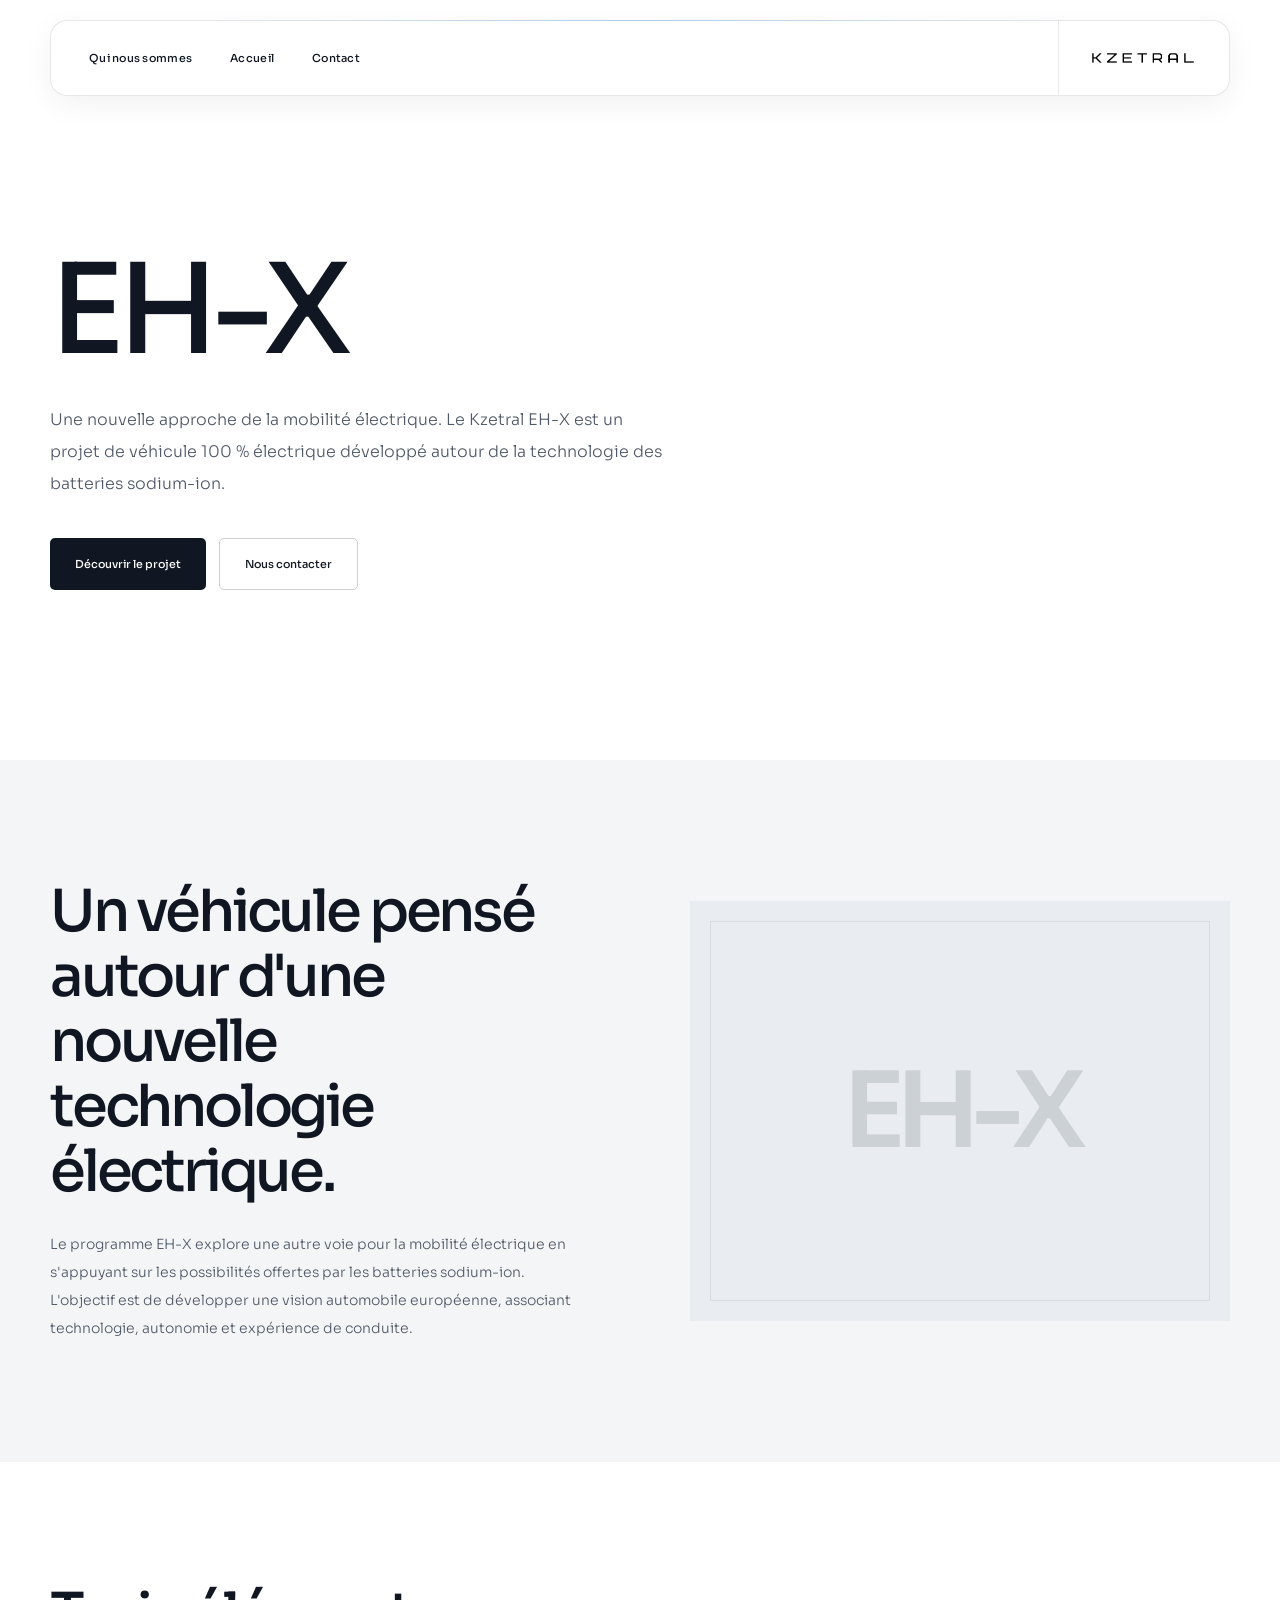
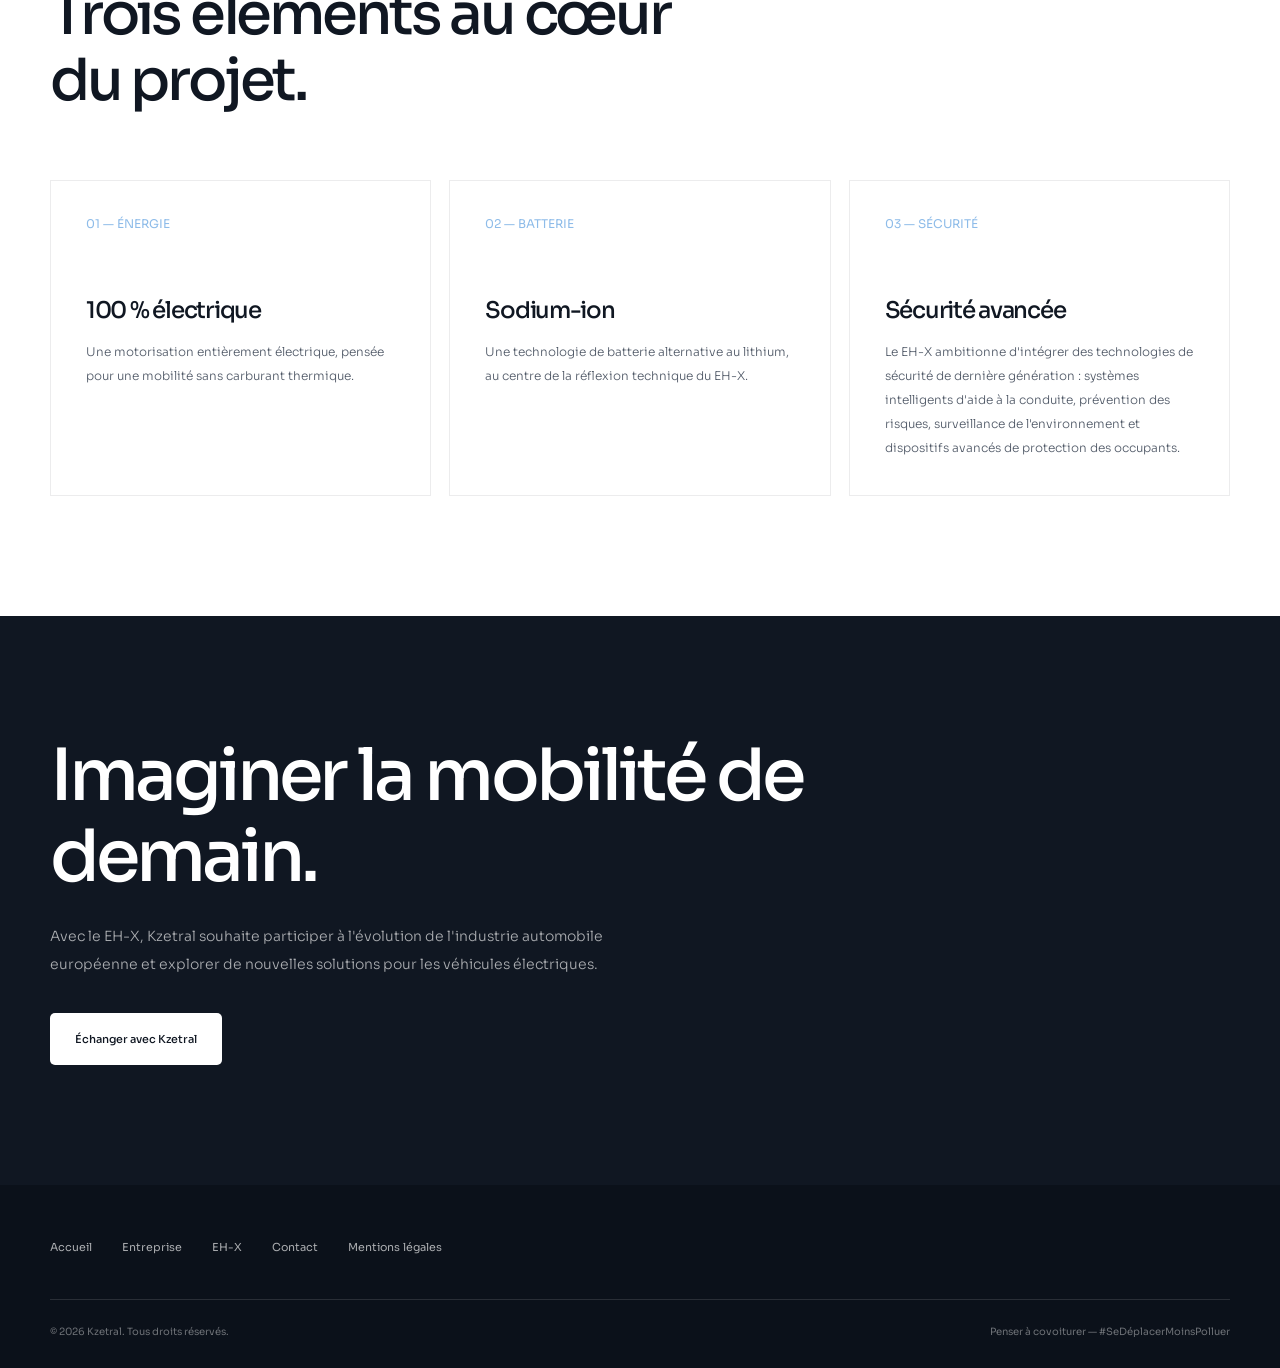
<file: eh-x.html>
<!DOCTYPE html>
<html lang="fr">
<head>
  <meta charset="UTF-8">
  <meta name="viewport" content="width=device-width, initial-scale=1.0">
  <title>EH-X — Kzetral</title>
  <meta name="description" content="Découvrez le programme EH-X de Kzetral.">
  <link rel="preconnect" href="https://fonts.googleapis.com">
  <link rel="preconnect" href="https://fonts.gstatic.com" crossorigin>
  <link href="https://fonts.googleapis.com/css2?family=Sora:wght@300;400;500;600;700&display=swap" rel="stylesheet">

  <style>
    :root {
      --white: #fff;
      --grey: #f4f5f6;
      --black: #101722;
      --text: #505967;
      --blue: #8ebce9;
    }

    * { margin: 0; padding: 0; box-sizing: border-box; }
    html { scroll-behavior: smooth; }
    body {
      font-family: 'Sora', sans-serif;
      background: var(--white);
      color: var(--black);
      overflow-x: hidden;
    }
    a { text-decoration: none; color: inherit; }

    /* NAVIGATION */
    .navbar {
      position: fixed;
      z-index: 1000;
      top: 20px;
      left: 50%;
      transform: translateX(-50%);
      width: calc(100% - 100px);
      max-width: 1450px;
      height: 76px;
      padding: 0 30px 0 38px;
      display: flex;
      align-items: center;
      justify-content: space-between;
      background: rgba(255,255,255,.94);
      border: 1px solid rgba(16,23,34,.10);
      border-radius: 17px;
      backdrop-filter: blur(22px);
      -webkit-backdrop-filter: blur(22px);
      box-shadow: 0 8px 30px rgba(16,23,34,.055), inset 0 1px 0 rgba(255,255,255,.9);
      transition: background .4s ease, border-color .4s ease, box-shadow .4s ease;
      animation: navbarAppear .8s ease both;
    }
    .navbar::before {
      content: "";
      position: absolute;
      top: -1px;
      left: 12%;
      width: 76%;
      height: 1px;
      background: linear-gradient(90deg, transparent, rgba(142,188,233,.85), transparent);
      opacity: .7;
    }
    .nav-left { display: flex; align-items: center; gap: 38px; height: 100%; }
    .nav-link {
      position: relative;
      display: inline-flex;
      align-items: center;
      height: 100%;
      color: var(--black);
      font-size: 11px;
      font-weight: 500;
      letter-spacing: .025em;
      white-space: nowrap;
      transition: color .35s ease;
    }
    .nav-link::after {
      content: "";
      position: absolute;
      left: 0;
      bottom: 21px;
      width: 0;
      height: 2px;
      background: var(--blue);
      border-radius: 5px;
      transition: width .35s cubic-bezier(.2,.8,.2,1);
    }
    .nav-link:hover::after { width: 100%; }
    .nav-link::before {
      content: "";
      position: absolute;
      left: -11px;
      top: 50%;
      width: 4px;
      height: 4px;
      border-radius: 50%;
      background: var(--blue);
      opacity: 0;
      transform: translateY(-50%) scale(.3);
      transition: .3s ease;
    }
    .nav-link:hover::before { opacity: 1; transform: translateY(-50%) scale(1); }
    .nav-brand {
      display: flex;
      align-items: center;
      justify-content: center;
      height: 100%;
      padding-left: 28px;
      border-left: 1px solid rgba(16,23,34,.09);
    }
    .nav-brand img {
      display: block;
      width: 112px;
      height: 112px;
      object-fit: contain;
      transition: filter .4s ease, transform .4s ease;
    }
    .nav-brand:hover img { transform: scale(1.045); }
    .navbar.scrolled {
      background: rgba(13,19,29,.96);
      border-color: rgba(255,255,255,.11);
      box-shadow: 0 12px 35px rgba(0,0,0,.20), inset 0 1px 0 rgba(255,255,255,.05);
    }
    .navbar.scrolled .nav-link { color: #fff; }
    .navbar.scrolled .nav-brand { border-left-color: rgba(255,255,255,.14); }
    .navbar.scrolled .nav-brand img { filter: brightness(0) invert(1); }
    .navbar.scrolled::before { opacity: 1; }
    @keyframes navbarAppear {
      from { opacity: 0; transform: translate(-50%,-15px); }
      to { opacity: 1; transform: translate(-50%,0); }
    }
    .mobile-menu { display: none; }
    .mobile-dropdown { display: none; }

    /* GENERAL */
    .container { width: min(1180px, calc(100% - 80px)); margin: auto; }
    .section { padding: 120px 0; }
    .section-grey { background: var(--grey); }
    .eyebrow {
      color: #84909d;
      font-size: 10px;
      font-weight: 600;
      letter-spacing: .15em;
      text-transform: uppercase;
      margin-bottom: 22px;
    }
    h1, h2, h3 { font-weight: 500; letter-spacing: -.055em; }
    p { color: var(--text); font-size: 14px; line-height: 2; font-weight: 300; }
    .button {
      display: inline-flex;
      align-items: center;
      justify-content: center;
      min-height: 52px;
      padding: 0 25px;
      border-radius: 5px;
      font-size: 11px;
      font-weight: 500;
      transition: .3s ease;
    }
    .button-dark { background: var(--black); color: white; }
    .button-dark:hover { background: #29384a; transform: translateY(-3px); }
    .button-light { border: 1px solid rgba(16,23,34,.2); color: var(--black); }
    .button-light:hover { background: var(--black); color: white; }

    /* HERO */
    .hero {
      min-height: 760px;
      padding: 210px 0 130px;
      display: flex;
      align-items: center;
    }
    .hero-content { max-width: 850px; }
    .hero h1 { font-size: clamp(64px, 10vw, 125px); line-height: .98; margin-bottom: 32px; }
    .hero p { max-width: 620px; font-size: 16px; }
    .hero-actions { display: flex; gap: 13px; margin-top: 38px; flex-wrap: wrap; }

    /* PRESENTATION */
    .presentation-grid {
      display: grid;
      grid-template-columns: 1fr 1fr;
      gap: 100px;
      align-items: center;
    }
    .presentation h2 { font-size: clamp(36px, 5vw, 58px); line-height: 1.12; margin-bottom: 25px; }
    .visual {
      min-height: 420px;
      background: #e9edf1;
      display: flex;
      align-items: center;
      justify-content: center;
      overflow: hidden;
      position: relative;
    }
    .visual::after {
      content: "";
      position: absolute;
      inset: 20px;
      border: 1px solid rgba(16,23,34,.08);
    }
    .visual span {
      font-size: clamp(55px, 9vw, 105px);
      font-weight: 600;
      letter-spacing: -.09em;
      color: rgba(16,23,34,.13);
    }

    /* TECHNOLOGY */
    .technology-heading { max-width: 700px; margin-bottom: 65px; }
    .technology-heading h2 { font-size: clamp(38px, 5vw, 58px); line-height: 1.15; }
    .technology-grid { display: grid; grid-template-columns: repeat(3,1fr); gap: 18px; }
    .technology-card {
      min-height: 270px;
      padding: 35px;
      background: white;
      border: 1px solid rgba(16,23,34,.08);
      transition: transform .35s ease, box-shadow .35s ease;
    }
    .technology-card:hover { transform: translateY(-7px); box-shadow: 0 18px 45px rgba(16,23,34,.07); }
    .technology-number { color: var(--blue); font-size: 12px; margin-bottom: 65px; }
    .technology-card h3 { font-size: 23px; margin-bottom: 15px; }
    .technology-card p { font-size: 12px; }

    /* OBJECTIVE */
    .objective { background: var(--black); color: white; }
    .objective h2 { font-size: clamp(42px, 6vw, 72px); line-height: 1.12; max-width: 800px; margin-bottom: 25px; }
    .objective p { color: rgba(255,255,255,.65); max-width: 620px; }
    .objective .button { margin-top: 35px; background: white; color: var(--black); }
    .objective .button:hover { background: var(--blue); }

    /* FOOTER */
    footer { background: #0b111a; color: white; padding: 55px 0 30px; }
    .footer-top { display: flex; justify-content: space-between; gap: 35px; padding-bottom: 45px; }
    .footer-brand { font-size: 24px; font-weight: 600; letter-spacing: -.06em; }
    .footer-links { display: flex; gap: 30px; flex-wrap: wrap; }
    .footer-links a { color: rgba(255,255,255,.65); font-size: 11px; transition: color .3s; }
    .footer-links a:hover { color: white; }
    .footer-bottom {
      border-top: 1px solid rgba(255,255,255,.12);
      padding-top: 25px;
      display: flex;
      justify-content: space-between;
      gap: 20px;
      color: rgba(255,255,255,.4);
      font-size: 10px;
    }

    @media(max-width: 800px) {
      .container { width: calc(100% - 42px); }
      .section { padding: 85px 0; }
      .presentation-grid { grid-template-columns: 1fr; gap: 45px; }
      .technology-grid { grid-template-columns: 1fr; }
      .technology-card { min-height: 220px; }
      .technology-number { margin-bottom: 35px; }
      .visual { min-height: 300px; }
      .footer-top { flex-direction: column; }
      .footer-bottom { flex-direction: column; }
    }
    @media(max-width:700px) {
      .navbar { top:12px; width:calc(100% - 28px); height:68px; padding:0 18px; border-radius:15px; }
      .nav-left { display:none; }
      .nav-brand { margin-left:auto; padding-left:0; border-left:none; }
      .nav-brand img { width:82px; height:82px; }
      .mobile-menu {
        display:block; order:-1; background:none; border:none; color:var(--black);
        font-family:inherit; font-size:10px; font-weight:600; letter-spacing:.1em; cursor:pointer;
      }
      .navbar.scrolled .mobile-menu { color:white; }
      .mobile-dropdown {
        position:fixed; z-index:999; top:90px; left:14px; right:14px; padding:24px;
        background:white; border:1px solid rgba(16,23,34,.08); border-radius:14px;
        box-shadow:0 15px 35px rgba(0,0,0,.10); display:none; flex-direction:column; gap:22px;
      }
      .mobile-dropdown.open { display:flex; animation:dropdownAppear .25s ease both; }
      .mobile-dropdown a { font-size:12px; font-weight:500; color:var(--black); }
      @keyframes dropdownAppear { from { opacity:0; transform:translateY(-8px); } to { opacity:1; transform:translateY(0); } }
      .hero { min-height:650px; padding:170px 0 90px; }
      .hero h1 { font-size:clamp(58px,17vw,90px); }
      .hero p { font-size:14px; }
    }
  </style>
</head>

<body>
  <nav class="navbar" id="navbar">
    <div class="nav-left">
      <a href="entreprise.html" class="nav-link">Qui nous sommes</a>
      <a href="index.html" class="nav-link">Accueil</a>
      <a href="contact.html" class="nav-link">Contact</a>
    </div>
    <button class="mobile-menu" id="mobileMenu" type="button">MENU</button>
    <a href="index.html" class="nav-brand">
      <img src="images/logo-kzetral.png" alt="Kzetral">
    </a>
  </nav>

  <div class="mobile-dropdown" id="mobileDropdown">
    <a href="index.html">Accueil</a>
    <a href="entreprise.html">Qui nous sommes</a>
    <a href="contact.html">Contact</a>
  </div>

  <main>
    <section class="hero">
      <div class="container">
        <div class="hero-content">
          <h1>EH-X</h1>
          <p>Une nouvelle approche de la mobilité électrique. Le Kzetral EH-X est un projet de véhicule 100 % électrique développé autour de la technologie des batteries sodium-ion.</p>
          <div class="hero-actions">
            <a href="#presentation" class="button button-dark">Découvrir le projet</a>
            <a href="contact.html" class="button button-light">Nous contacter</a>
          </div>
        </div>
      </div>
    </section>

    <section class="section section-grey" id="presentation">
      <div class="container presentation-grid">
        <div class="presentation">
          <h2>Un véhicule pensé autour d'une nouvelle technologie électrique.</h2>
          <p>Le programme EH-X explore une autre voie pour la mobilité électrique en s'appuyant sur les possibilités offertes par les batteries sodium-ion. L'objectif est de développer une vision automobile européenne, associant technologie, autonomie et expérience de conduite.</p>
        </div>
        <div class="visual"><span>EH-X</span></div>
      </div>
    </section>

    <section class="section">
      <div class="container">
        <div class="technology-heading">
          <h2>Trois éléments au cœur du projet.</h2>
        </div>
        <div class="technology-grid">
          <article class="technology-card">
            <div class="technology-number">01 — ÉNERGIE</div>
            <h3>100 % électrique</h3>
            <p>Une motorisation entièrement électrique, pensée pour une mobilité sans carburant thermique.</p>
          </article>
          <article class="technology-card">
            <div class="technology-number">02 — BATTERIE</div>
            <h3>Sodium-ion</h3>
            <p>Une technologie de batterie alternative au lithium, au centre de la réflexion technique du EH-X.</p>
          </article>
<article class="technology-card">
  <div class="technology-number">03 — SÉCURITÉ</div>
  <h3>Sécurité avancée</h3>
  <p>Le EH-X ambitionne d'intégrer des technologies de sécurité de dernière génération : systèmes intelligents d'aide à la conduite, prévention des risques, surveillance de l'environnement et dispositifs avancés de protection des occupants.</p>
</article>
        </div>
      </div>
    </section>

    <section class="section objective">
      <div class="container">
        <h2>Imaginer la mobilité de demain.</h2>
        <p>Avec le EH-X, Kzetral souhaite participer à l'évolution de l'industrie automobile européenne et explorer de nouvelles solutions pour les véhicules électriques.</p>
        <a href="contact.html" class="button">Échanger avec Kzetral</a>
      </div>
    </section>
  </main>

  <footer>
    <div class="container">
      <div class="footer-top">
        <div class="footer-links">
          <a href="index.html">Accueil</a>
          <a href="entreprise.html">Entreprise</a>
          <a href="eh-x.html">EH-X</a>
          <a href="contact.html">Contact</a>
          <a href="mentions-legales.html">Mentions légales</a>
        </div>
      </div>
      <div class="footer-bottom">
        <span>© 2026 Kzetral. Tous droits réservés.</span>
        <span>Penser à covoiturer — #SeDéplacerMoinsPolluer</span>
      </div>
    </div>
  </footer>

  <script>
    const navbar = document.getElementById("navbar");
    const mobileMenu = document.getElementById("mobileMenu");
    const mobileDropdown = document.getElementById("mobileDropdown");

    function updateNavbar() {
      navbar.classList.toggle("scrolled", window.scrollY > 40);
    }
    window.addEventListener("scroll", updateNavbar, { passive: true });
    updateNavbar();

    mobileMenu.addEventListener("click", () => {
      const open = mobileDropdown.classList.toggle("open");
      mobileMenu.textContent = open ? "FERMER" : "MENU";
    });

    mobileDropdown.querySelectorAll("a").forEach(link => {
      link.addEventListener("click", () => {
        mobileDropdown.classList.remove("open");
        mobileMenu.textContent = "MENU";
      });
    });

    document.addEventListener("click", event => {
      if (!navbar.contains(event.target) && !mobileDropdown.contains(event.target)) {
        mobileDropdown.classList.remove("open");
        mobileMenu.textContent = "MENU";
      }
    });
  </script>
</body>
</html>
</file>
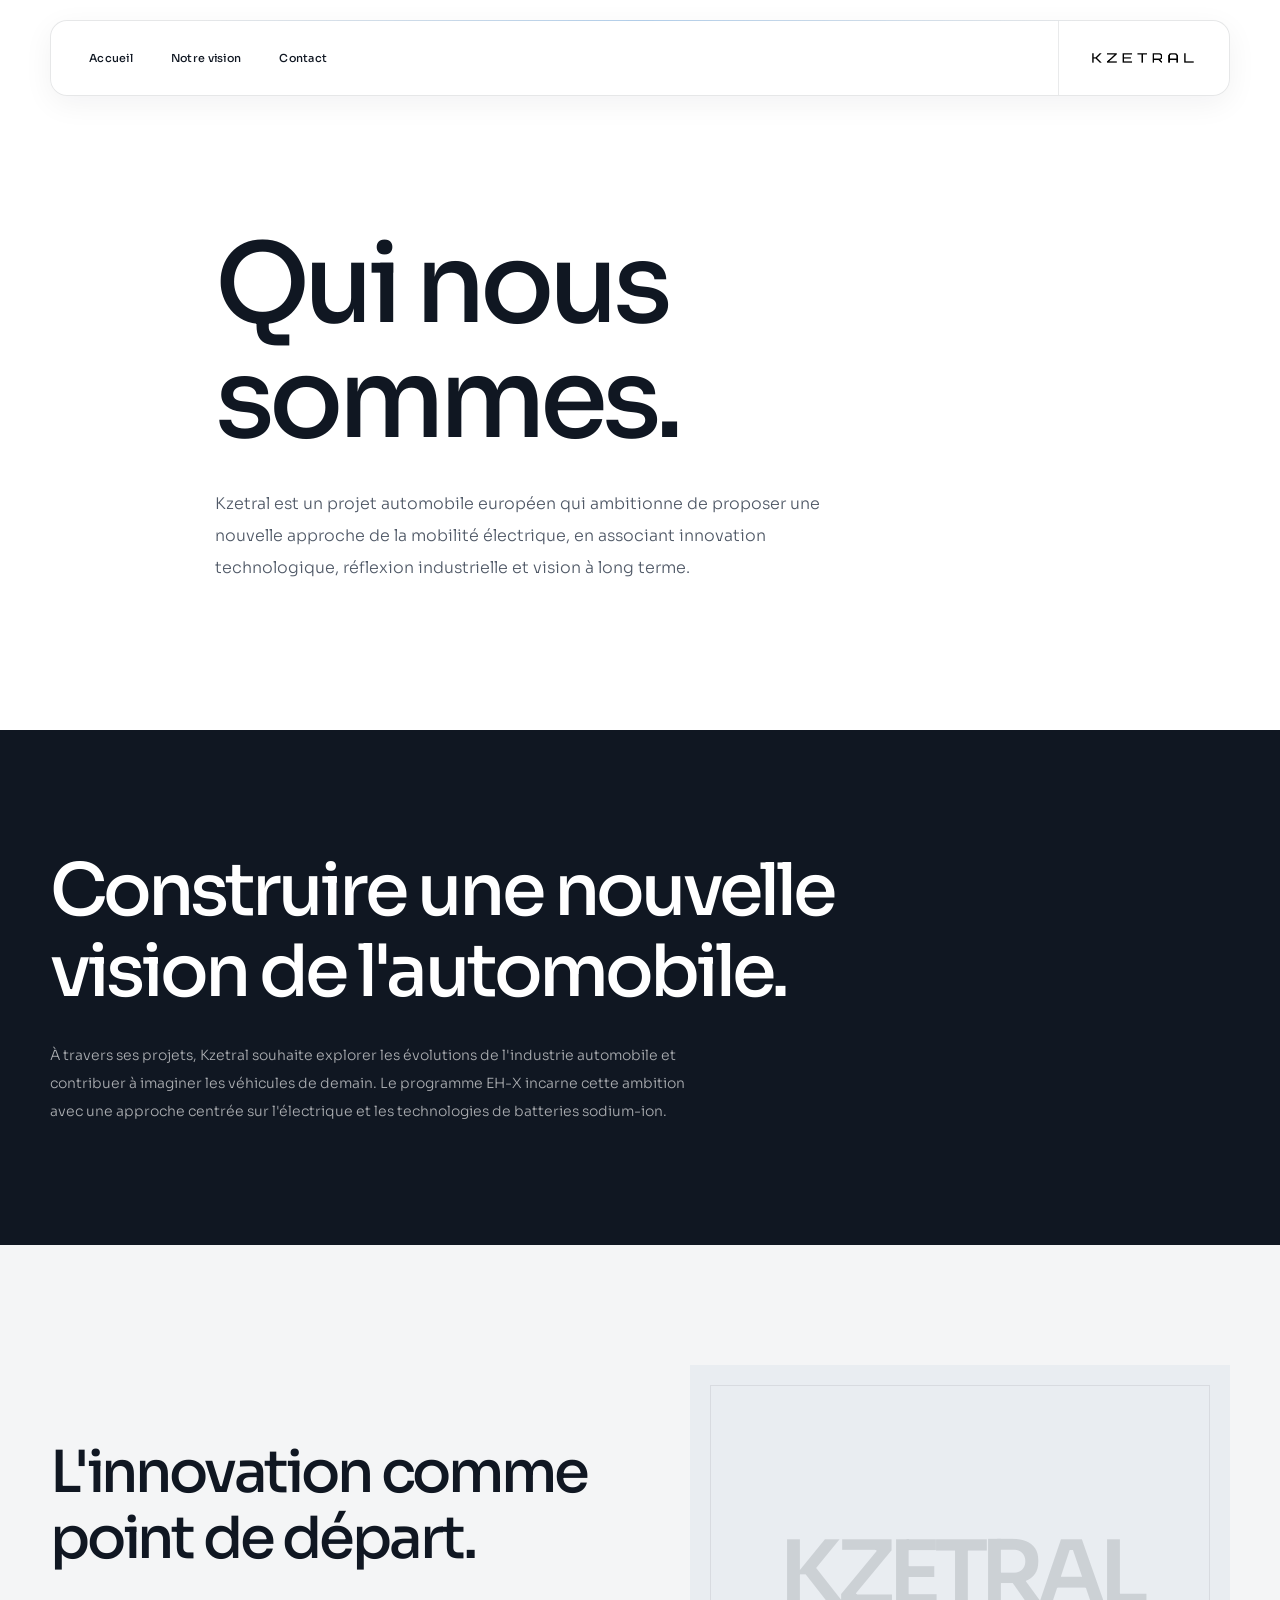
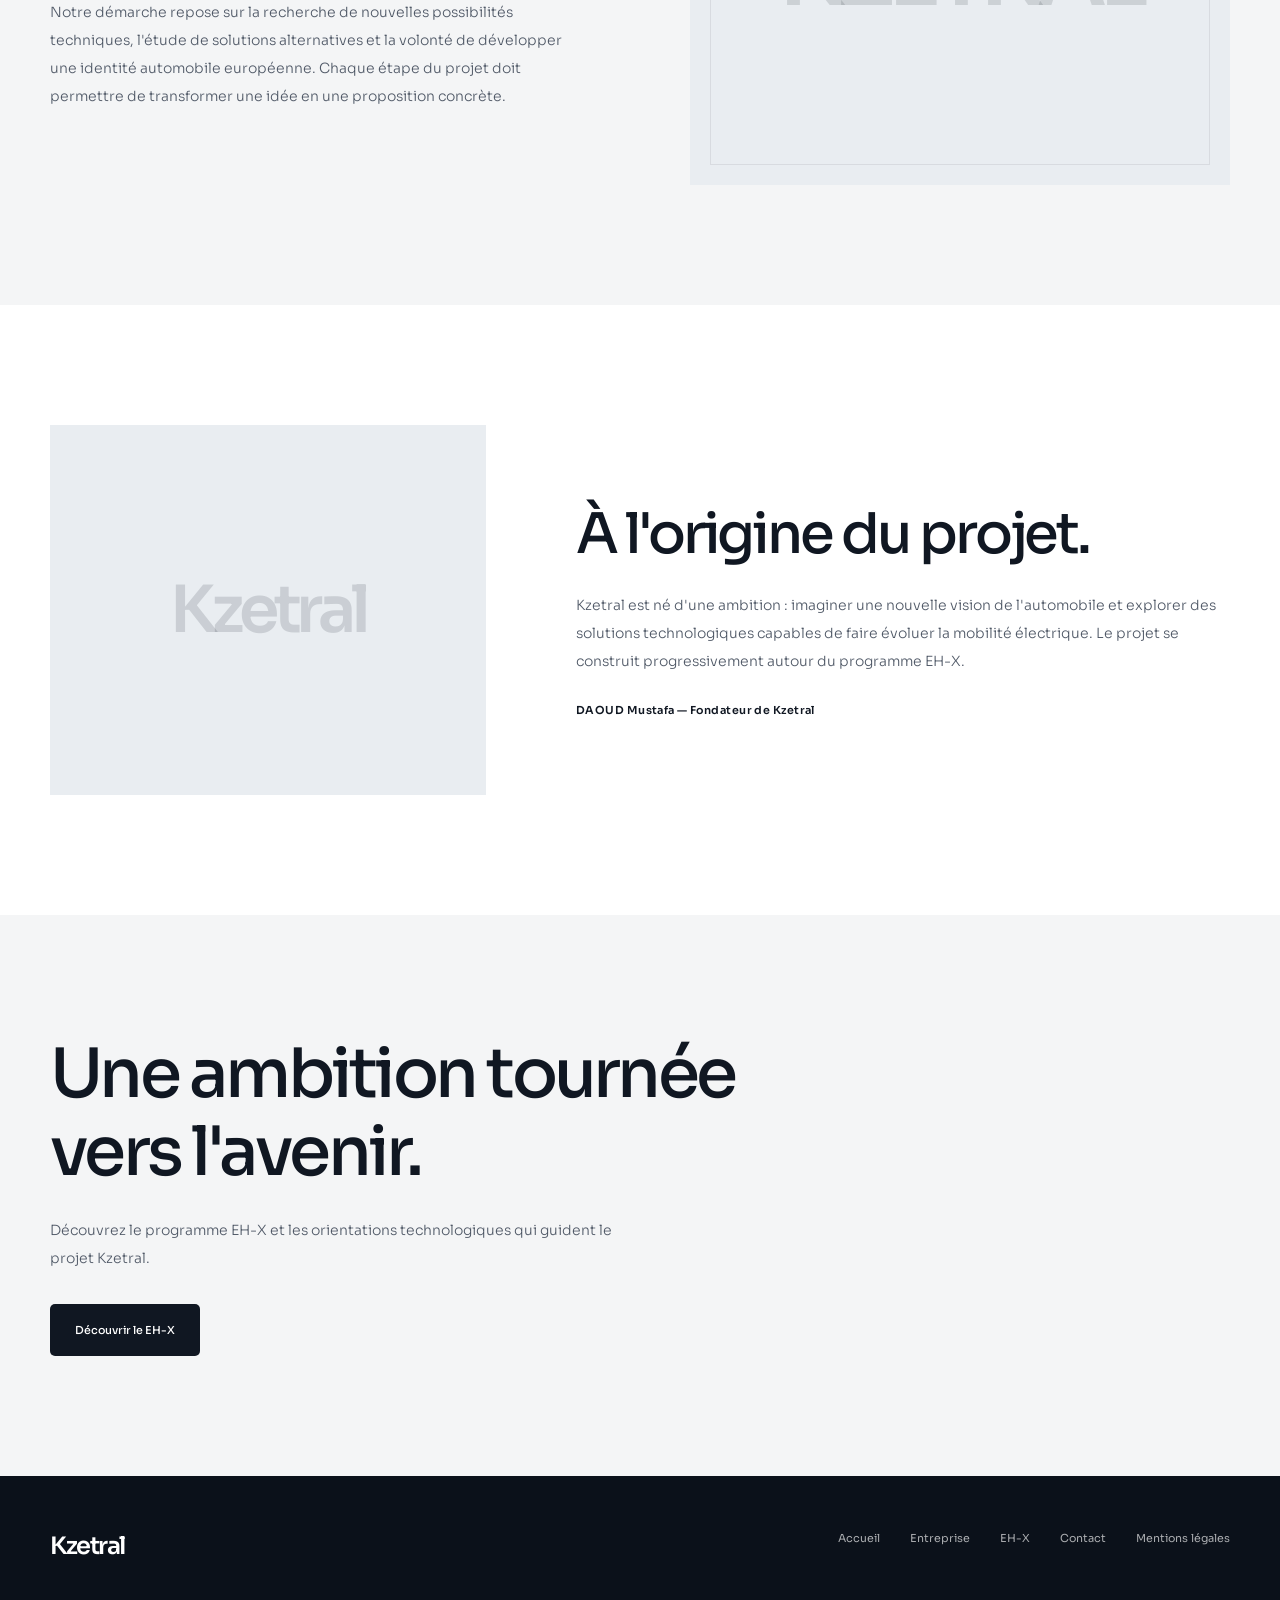
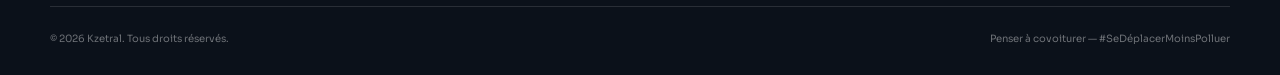
<file: entreprise.html>
<!DOCTYPE html>
<html lang="fr">
<head>
  <meta charset="UTF-8">
  <meta name="viewport" content="width=device-width, initial-scale=1.0">
  <title>Entreprise — Kzetral</title>
  <meta name="description" content="Découvrez Kzetral, son ambition et sa vision de la mobilité.">
  <link rel="preconnect" href="https://fonts.googleapis.com">
  <link rel="preconnect" href="https://fonts.gstatic.com" crossorigin>
  <link href="https://fonts.googleapis.com/css2?family=Sora:wght@300;400;500;600;700&display=swap" rel="stylesheet">

  <style>
    :root {
      --white:#fff; --grey:#f4f5f6; --black:#101722;
      --text:#505967; --blue:#8ebce9;
    }
    * { margin:0; padding:0; box-sizing:border-box; }
    html { scroll-behavior:smooth; }
    body { font-family:'Sora',sans-serif; background:var(--white); color:var(--black); overflow-x:hidden; }
    a { color:inherit; text-decoration:none; }

    .navbar {
      position:fixed; z-index:1000; top:20px; left:50%;
      transform:translateX(-50%); width:calc(100% - 100px);
      max-width:1450px; height:76px; padding:0 30px 0 38px;
      display:flex; align-items:center; justify-content:space-between;
      background:rgba(255,255,255,.94); border:1px solid rgba(16,23,34,.10);
      border-radius:17px; backdrop-filter:blur(22px); -webkit-backdrop-filter:blur(22px);
      box-shadow:0 8px 30px rgba(16,23,34,.055),inset 0 1px 0 rgba(255,255,255,.9);
      transition:background .4s ease,border-color .4s ease,box-shadow .4s ease;
      animation:navbarAppear .8s ease both;
    }
    .navbar::before {
      content:""; position:absolute; top:-1px; left:12%; width:76%; height:1px;
      background:linear-gradient(90deg,transparent,rgba(142,188,233,.85),transparent);
      opacity:.7;
    }
    .nav-left { display:flex; align-items:center; gap:38px; height:100%; }
    .nav-link {
      position:relative; display:inline-flex; align-items:center; height:100%;
      color:var(--black); font-size:11px; font-weight:500; letter-spacing:.025em;
      white-space:nowrap; transition:color .35s ease;
    }
    .nav-link::after {
      content:""; position:absolute; left:0; bottom:21px; width:0; height:2px;
      background:var(--blue); border-radius:5px;
      transition:width .35s cubic-bezier(.2,.8,.2,1);
    }
    .nav-link:hover::after { width:100%; }
    .nav-link::before {
      content:""; position:absolute; left:-11px; top:50%; width:4px; height:4px;
      border-radius:50%; background:var(--blue); opacity:0;
      transform:translateY(-50%) scale(.3); transition:.3s ease;
    }
    .nav-link:hover::before { opacity:1; transform:translateY(-50%) scale(1); }
    .nav-brand {
      display:flex; align-items:center; justify-content:center; height:100%;
      padding-left:28px; border-left:1px solid rgba(16,23,34,.09);
    }
    .nav-brand img {
      display:block; width:112px; height:112px; object-fit:contain;
      transition:filter .4s ease,transform .4s ease;
    }
    .nav-brand:hover img { transform:scale(1.045); }
    .navbar.scrolled {
      background:rgba(13,19,29,.96); border-color:rgba(255,255,255,.11);
      box-shadow:0 12px 35px rgba(0,0,0,.20),inset 0 1px 0 rgba(255,255,255,.05);
    }
    .navbar.scrolled .nav-link { color:#fff; }
    .navbar.scrolled .nav-brand { border-left-color:rgba(255,255,255,.14); }
    .navbar.scrolled .nav-brand img { filter:brightness(0) invert(1); }
    .navbar.scrolled::before { opacity:1; }
    @keyframes navbarAppear {
      from { opacity:0; transform:translate(-50%,-15px); }
      to { opacity:1; transform:translate(-50%,0); }
    }
    .mobile-menu,.mobile-dropdown { display:none; }

    .container { width:min(1180px,calc(100% - 80px)); margin:auto; }
    .section { padding:120px 0; }
    .grey { background:var(--grey); }
    h1,h2,h3 { font-weight:500; letter-spacing:-.055em; }
    p { color:var(--text); font-size:14px; line-height:2; font-weight:300; }

    .hero { min-height:730px; padding:210px 0 130px; display:flex; align-items:center; }
    .hero-content { max-width:850px; }
    .hero h1 { font-size:clamp(58px,9vw,110px); line-height:1.05; margin-bottom:30px; }
    .hero p { max-width:650px; font-size:16px; }

    .dark-section { background:var(--black); color:white; }
    .dark-section h2 { max-width:850px; font-size:clamp(40px,6vw,72px); line-height:1.13; margin-bottom:28px; }
    .dark-section p { color:rgba(255,255,255,.65); max-width:650px; }

    .vision-grid { display:grid; grid-template-columns:1fr 1fr; gap:100px; align-items:center; }
    .vision-grid h2 { font-size:clamp(36px,5vw,58px); line-height:1.15; margin-bottom:25px; }
    .visual {
      min-height:420px; background:#e9edf1; display:flex;
      align-items:center; justify-content:center; position:relative;
    }
    .visual::after { content:""; position:absolute; inset:20px; border:1px solid rgba(16,23,34,.08); }
    .visual span { font-size:clamp(50px,8vw,90px); font-weight:600; letter-spacing:-.09em; color:rgba(16,23,34,.13); }

    .founder-grid { display:grid; grid-template-columns:.8fr 1.2fr; gap:90px; align-items:center; }
    .founder-grid h2 { font-size:clamp(36px,5vw,56px); line-height:1.15; margin-bottom:25px; }
    .founder-card {
      min-height:370px; background:#e9edf1; display:flex;
      justify-content:center; align-items:center; position:relative;
    }
    .founder-card span { font-size:65px; font-weight:600; letter-spacing:-.08em; color:rgba(16,23,34,.14); }
    .signature { margin-top:28px; color:var(--black); font-size:11px; font-weight:600; letter-spacing:.04em; }

    .cta { background:var(--grey); }
    .cta h2 { font-size:clamp(40px,6vw,68px); line-height:1.15; max-width:760px; margin-bottom:25px; }
    .cta p { max-width:600px; }
    .button {
      display:inline-flex; align-items:center; justify-content:center; min-height:52px;
      padding:0 25px; border-radius:5px; font-size:11px; font-weight:500;
      background:var(--black); color:white; margin-top:32px; transition:.3s ease;
    }
    .button:hover { background:#29384a; transform:translateY(-3px); }

    footer { background:#0b111a; color:white; padding:55px 0 30px; }
    .footer-top { display:flex; justify-content:space-between; gap:35px; padding-bottom:45px; }
    .footer-brand { font-size:24px; font-weight:600; letter-spacing:-.06em; }
    .footer-links { display:flex; gap:30px; flex-wrap:wrap; }
    .footer-links a { color:rgba(255,255,255,.65); font-size:11px; transition:color .3s; }
    .footer-links a:hover { color:white; }
    .footer-bottom {
      border-top:1px solid rgba(255,255,255,.12); padding-top:25px;
      display:flex; justify-content:space-between; gap:20px;
      color:rgba(255,255,255,.4); font-size:10px;
    }

    @media(max-width:800px) {
      .container { width:calc(100% - 42px); }
      .section { padding:85px 0; }
      .vision-grid,.founder-grid { grid-template-columns:1fr; gap:45px; }
      .visual { min-height:300px; }
      .founder-card { min-height:280px; }
      .footer-top { flex-direction:column; }
      .footer-bottom { flex-direction:column; }
    }
    @media(max-width:700px) {
      .navbar { top:12px; width:calc(100% - 28px); height:68px; padding:0 18px; border-radius:15px; }
      .nav-left { display:none; }
      .nav-brand { margin-left:auto; padding-left:0; border-left:none; }
      .nav-brand img { width:82px; height:82px; }
      .mobile-menu {
        display:block; order:-1; background:none; border:none; color:var(--black);
        font-family:inherit; font-size:10px; font-weight:600; letter-spacing:.1em; cursor:pointer;
      }
      .navbar.scrolled .mobile-menu { color:white; }
      .mobile-dropdown {
        position:fixed; z-index:999; top:90px; left:14px; right:14px; padding:24px;
        background:white; border:1px solid rgba(16,23,34,.08); border-radius:14px;
        box-shadow:0 15px 35px rgba(0,0,0,.10); display:none; flex-direction:column; gap:22px;
      }
      .mobile-dropdown.open { display:flex; animation:dropdownAppear .25s ease both; }
      .mobile-dropdown a { font-size:12px; font-weight:500; color:var(--black); }
      @keyframes dropdownAppear { from { opacity:0; transform:translateY(-8px); } to { opacity:1; transform:translateY(0); } }
      .hero { min-height:630px; padding:170px 0 90px; }
      .hero h1 { font-size:clamp(50px,14vw,78px); }
    }
  </style>
</head>

<body>
  <nav class="navbar" id="navbar">
    <div class="nav-left">
      <a href="index.html" class="nav-link">Accueil</a>
      <a href="eh-x.html" class="nav-link">Notre vision</a>
      <a href="contact.html" class="nav-link">Contact</a>
    </div>
    <button class="mobile-menu" id="mobileMenu" type="button">MENU</button>
    <a href="index.html" class="nav-brand">
      <img src="images/logo-kzetral.png" alt="Kzetral">
    </a>
  </nav>

  <div class="mobile-dropdown" id="mobileDropdown">
    <a href="index.html">Accueil</a>
    <a href="eh-x.html">Notre vision</a>
    <a href="contact.html">Contact</a>
  </div>

  <main>
    <section class="hero">
      <div class="container hero-content">
        <h1>Qui nous sommes.</h1>
        <p>Kzetral est un projet automobile européen qui ambitionne de proposer une nouvelle approche de la mobilité électrique, en associant innovation technologique, réflexion industrielle et vision à long terme.</p>
      </div>
    </section>

    <section class="section dark-section">
      <div class="container">
        <h2>Construire une nouvelle vision de l'automobile.</h2>
        <p>À travers ses projets, Kzetral souhaite explorer les évolutions de l'industrie automobile et contribuer à imaginer les véhicules de demain. Le programme EH-X incarne cette ambition avec une approche centrée sur l'électrique et les technologies de batteries sodium-ion.</p>
      </div>
    </section>

    <section class="section grey">
      <div class="container vision-grid">
        <div>
          <h2>L'innovation comme point de départ.</h2>
          <p>Notre démarche repose sur la recherche de nouvelles possibilités techniques, l'étude de solutions alternatives et la volonté de développer une identité automobile européenne. Chaque étape du projet doit permettre de transformer une idée en une proposition concrète.</p>
        </div>
        <div class="visual"><span>KZETRAL</span></div>
      </div>
    </section>

    <section class="section">
      <div class="container founder-grid">
        <div class="founder-card"><span>Kzetral</span></div>
        <div>
          <h2>À l'origine du projet.</h2>
          <p>Kzetral est né d'une ambition : imaginer une nouvelle vision de l'automobile et explorer des solutions technologiques capables de faire évoluer la mobilité électrique. Le projet se construit progressivement autour du programme EH-X.</p>
          <div class="signature">DAOUD Mustafa — Fondateur de Kzetral</div>
        </div>
      </div>
    </section>

    <section class="section cta">
      <div class="container">
        <h2>Une ambition tournée vers l'avenir.</h2>
        <p>Découvrez le programme EH-X et les orientations technologiques qui guident le projet Kzetral.</p>
        <a href="eh-x.html" class="button">Découvrir le EH-X</a>
      </div>
    </section>
  </main>

  <footer>
    <div class="container">
      <div class="footer-top">
        <div class="footer-brand">Kzetral</div>
        <div class="footer-links">
          <a href="index.html">Accueil</a>
          <a href="entreprise.html">Entreprise</a>
          <a href="eh-x.html">EH-X</a>
          <a href="contact.html">Contact</a>
          <a href="mentions-legales.html">Mentions légales</a>
        </div>
      </div>
      <div class="footer-bottom">
        <span>© 2026 Kzetral. Tous droits réservés.</span>
        <span>Penser à covoiturer — #SeDéplacerMoinsPolluer</span>
      </div>
    </div>
  </footer>

  <script>
    const navbar = document.getElementById("navbar");
    const mobileMenu = document.getElementById("mobileMenu");
    const mobileDropdown = document.getElementById("mobileDropdown");

    function updateNavbar() {
      navbar.classList.toggle("scrolled", window.scrollY > 40);
    }
    window.addEventListener("scroll", updateNavbar, { passive: true });
    updateNavbar();

    mobileMenu.addEventListener("click", () => {
      const open = mobileDropdown.classList.toggle("open");
      mobileMenu.textContent = open ? "FERMER" : "MENU";
    });

    mobileDropdown.querySelectorAll("a").forEach(link => {
      link.addEventListener("click", () => {
        mobileDropdown.classList.remove("open");
        mobileMenu.textContent = "MENU";
      });
    });

    document.addEventListener("click", event => {
      if (!navbar.contains(event.target) && !mobileDropdown.contains(event.target)) {
        mobileDropdown.classList.remove("open");
        mobileMenu.textContent = "MENU";
      }
    });
  </script>
</body>
</html>
</file>
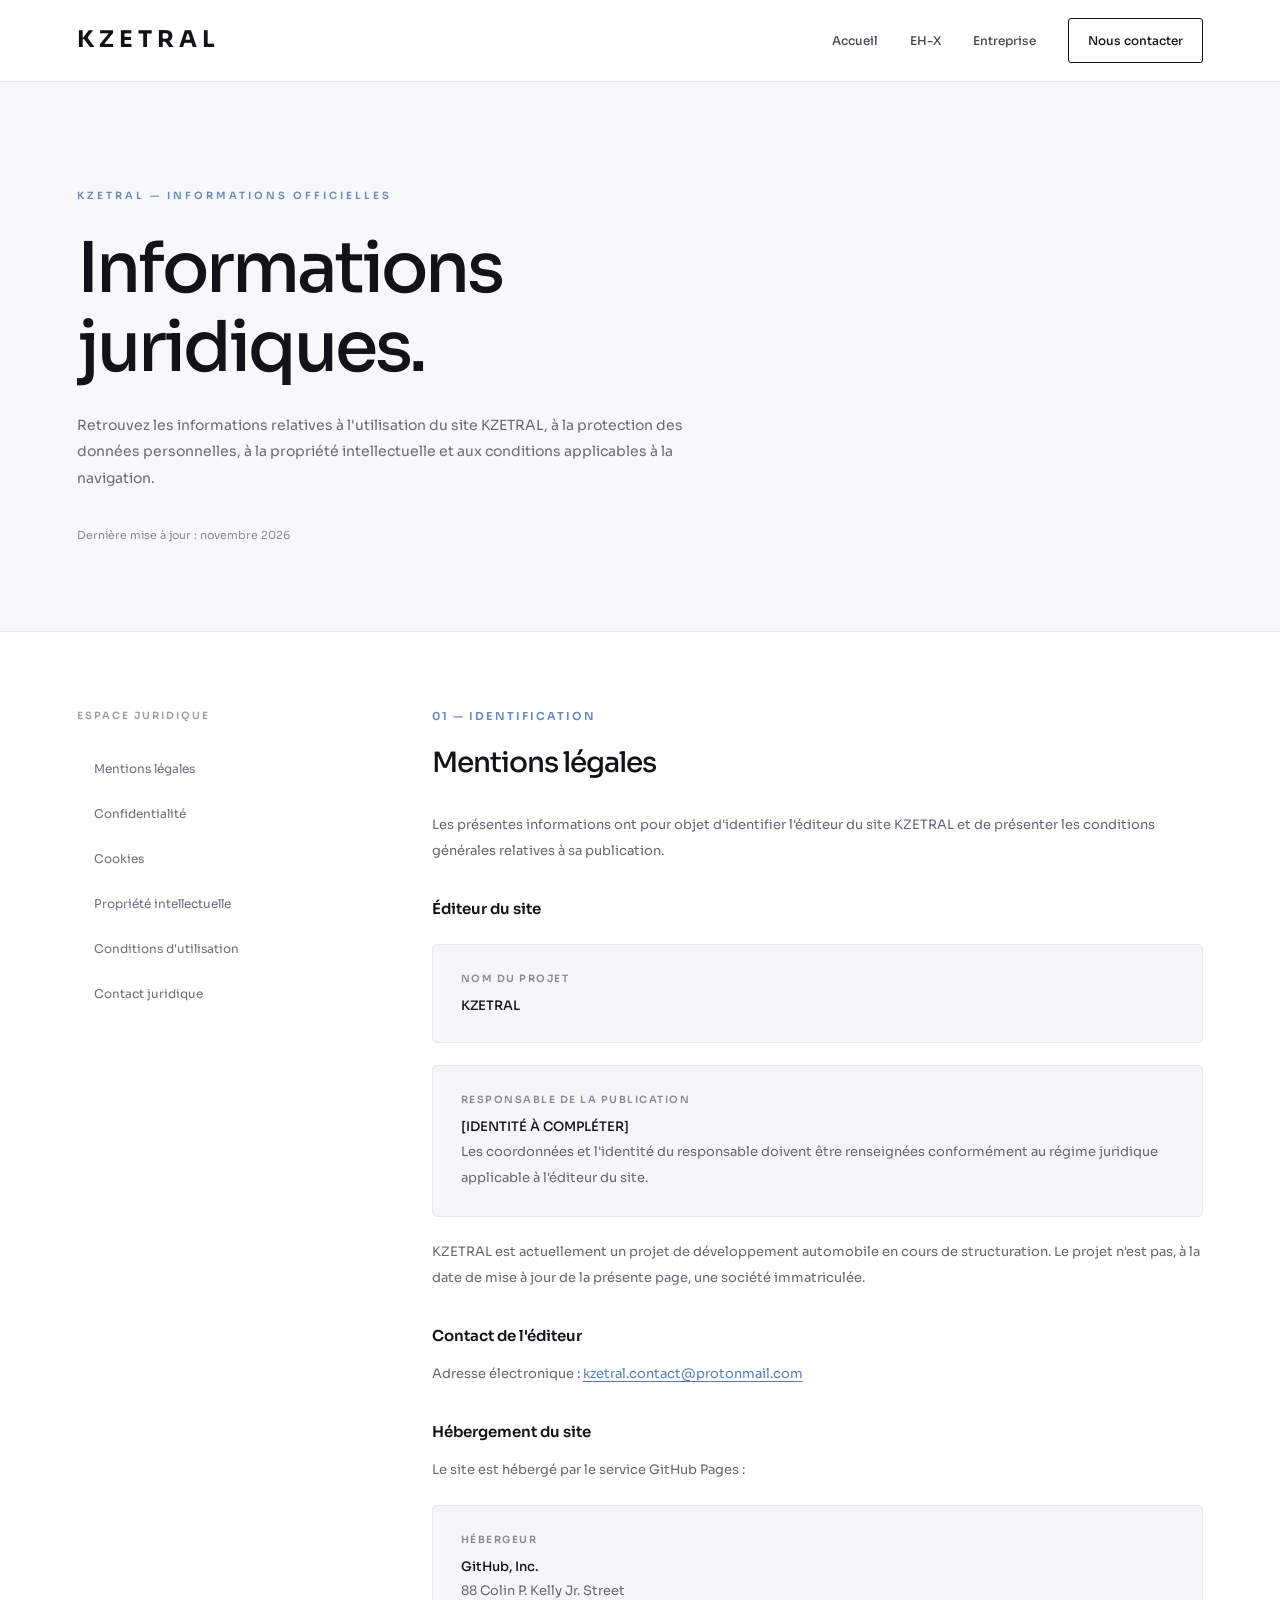
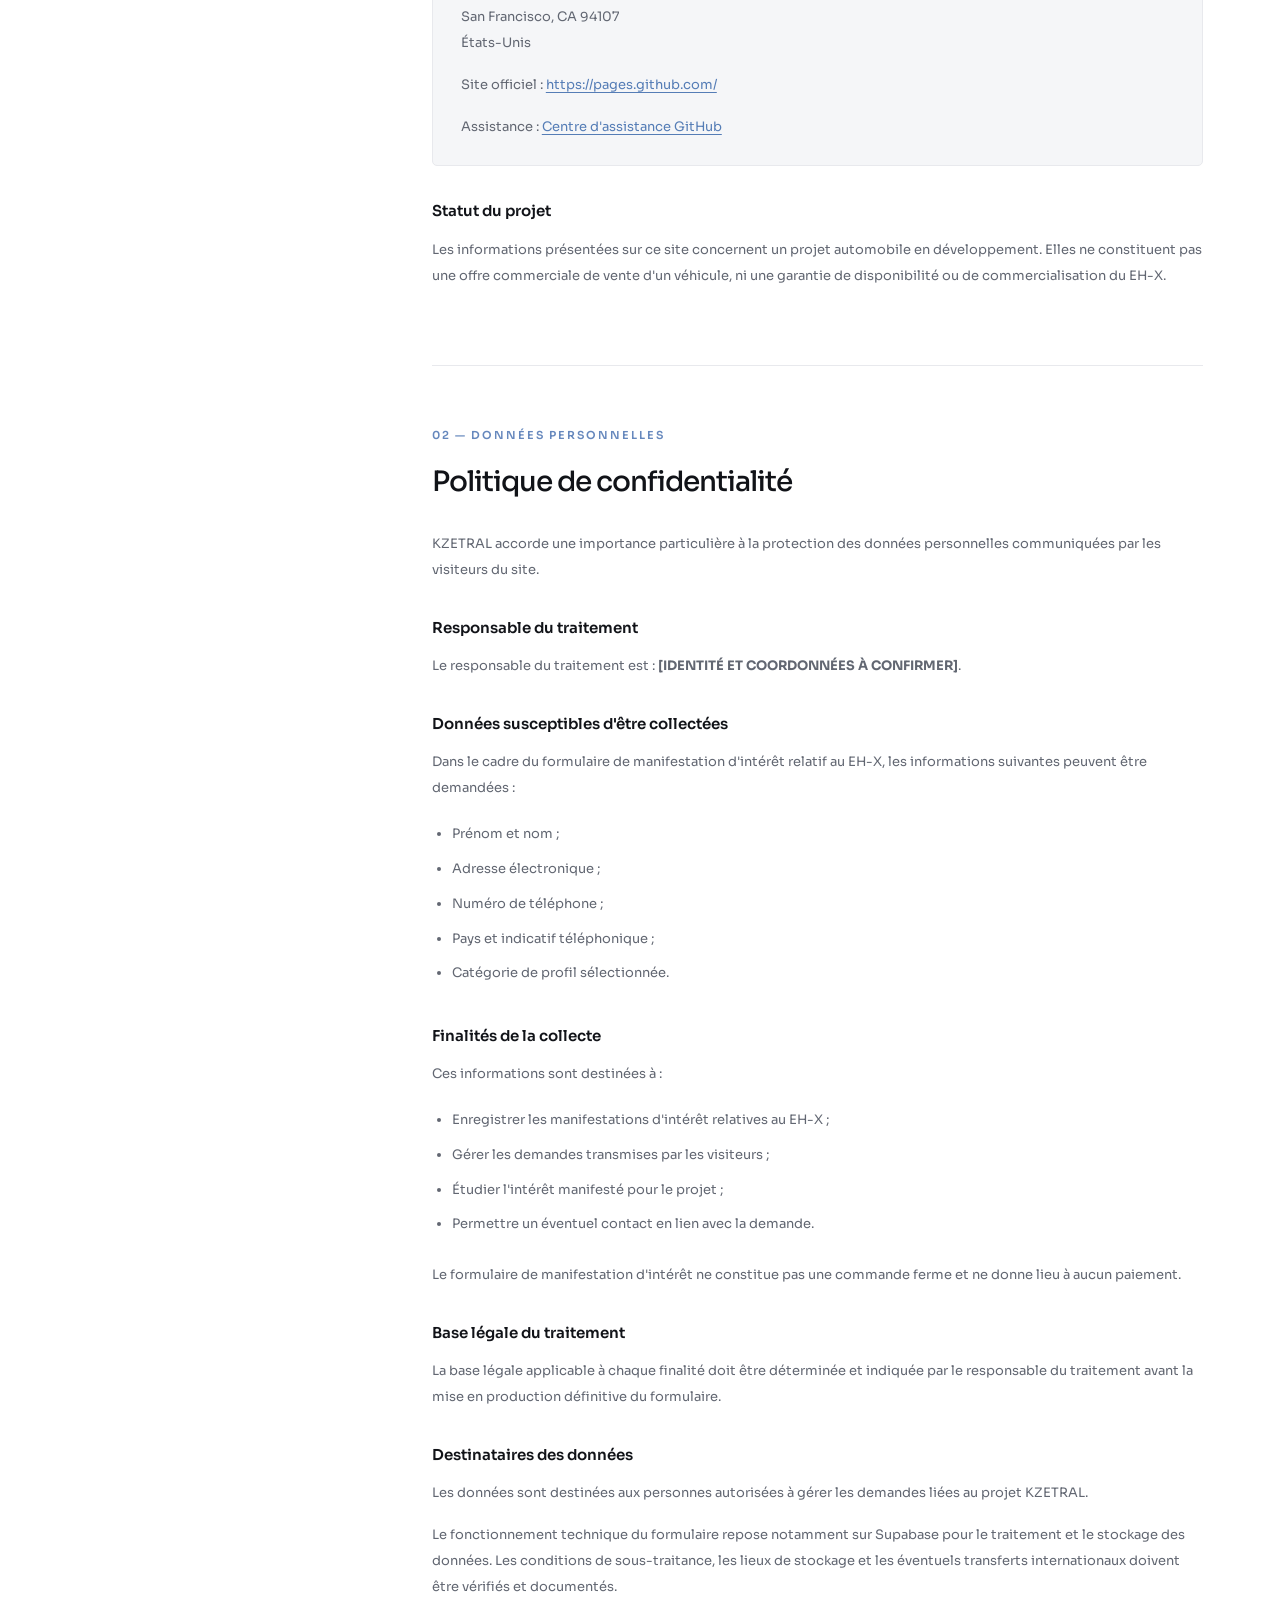
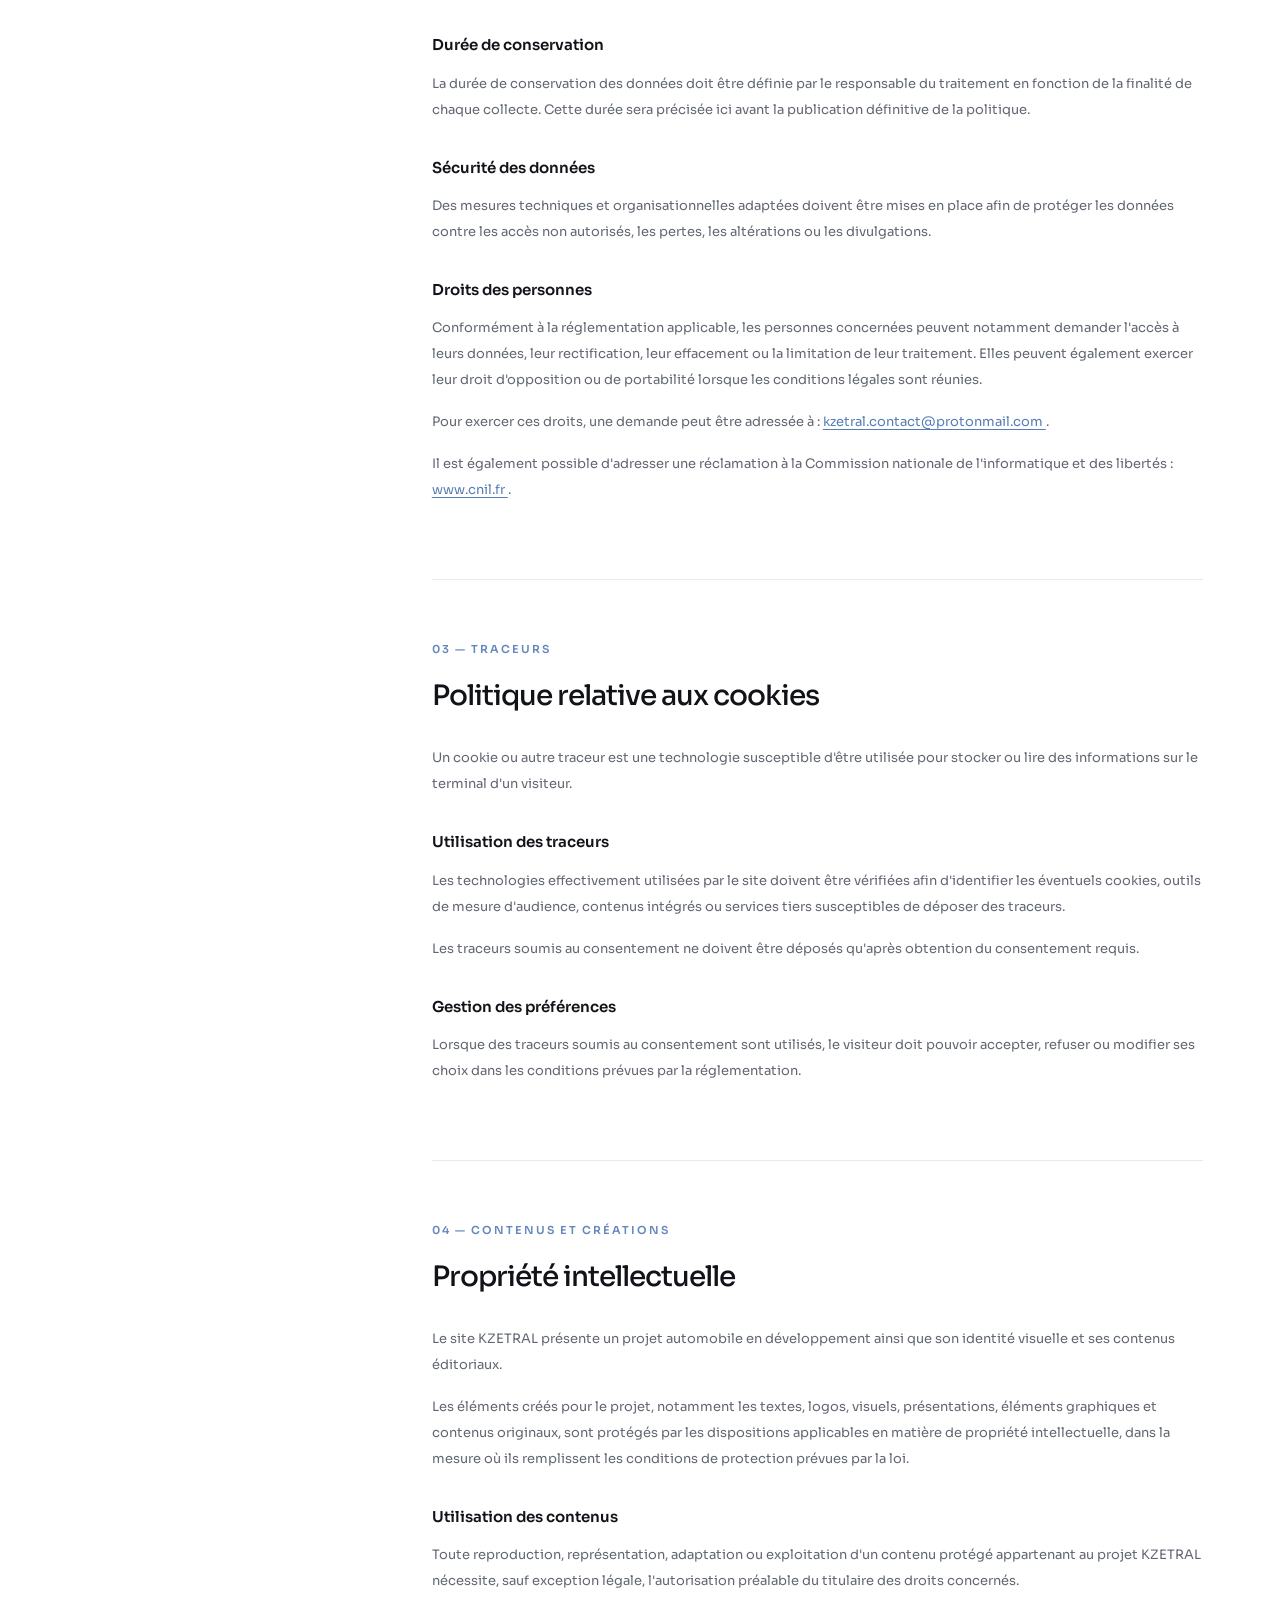
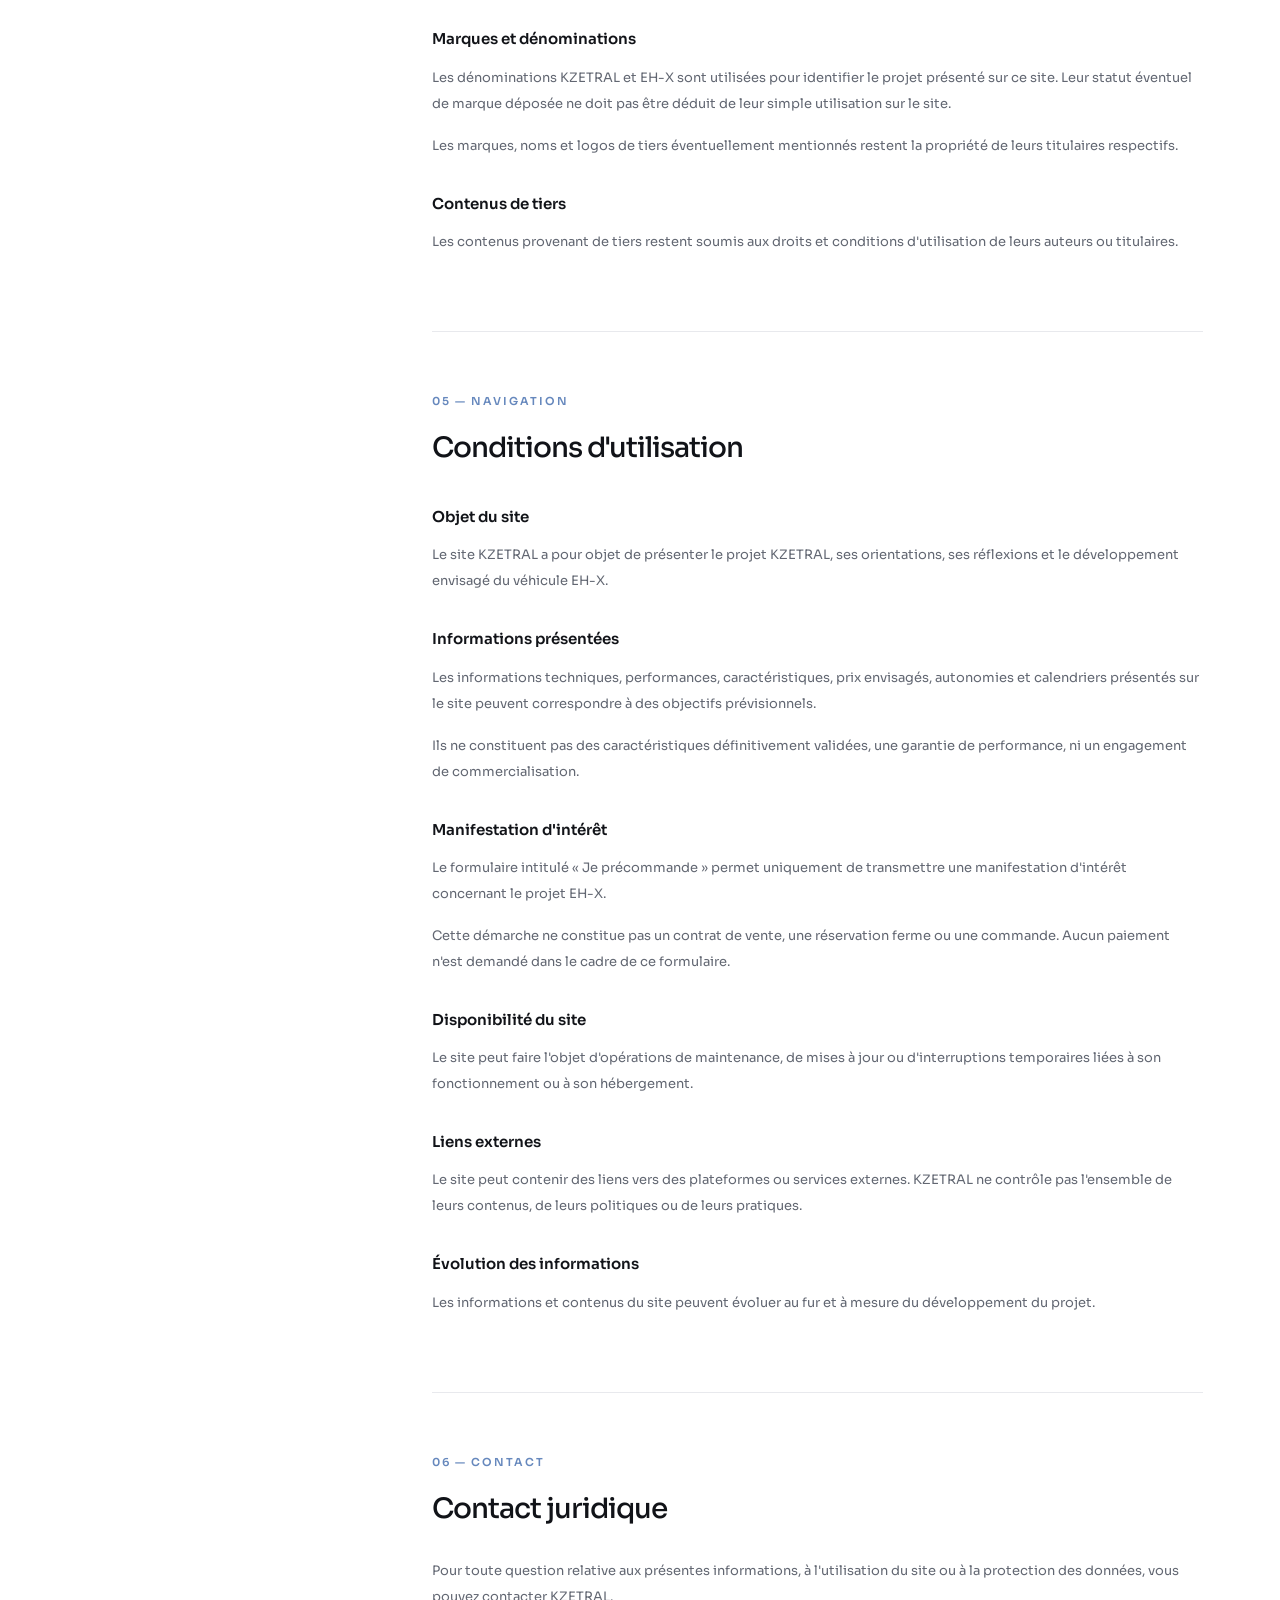
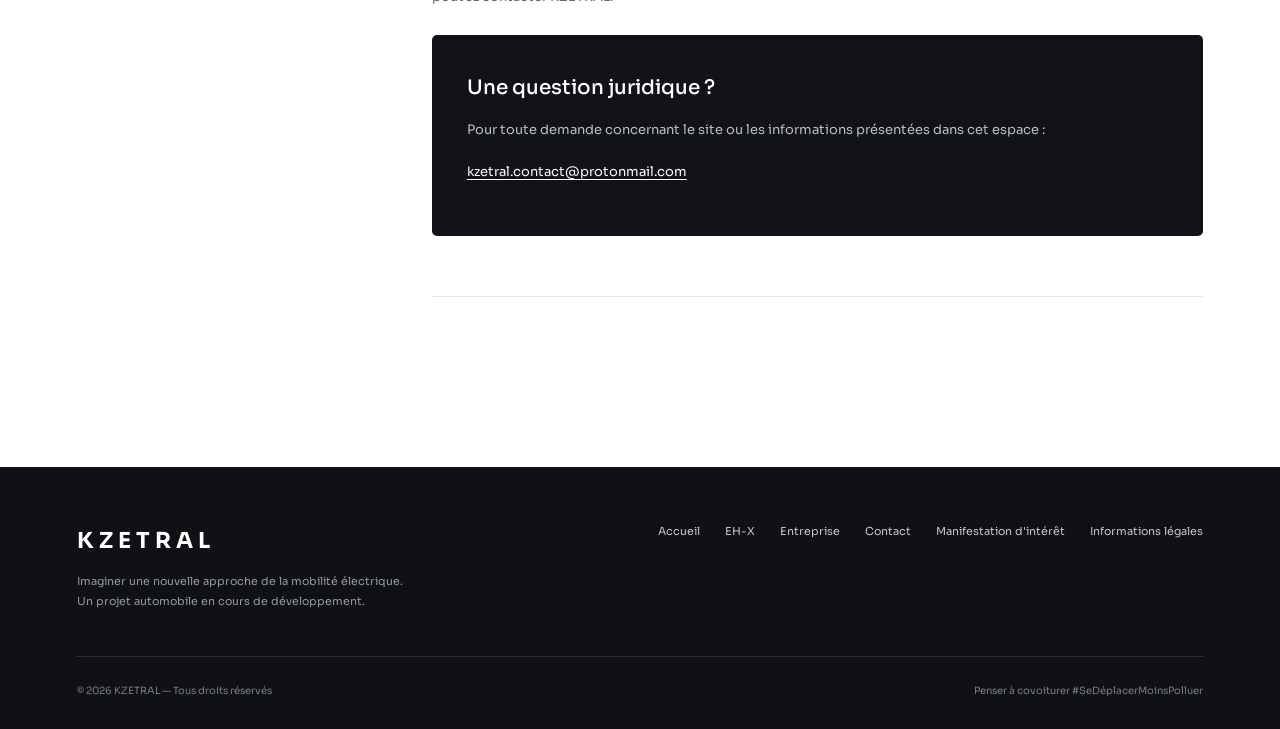
<file: legal.html>
<!DOCTYPE html>
<html lang="fr">
<head>
  <meta charset="UTF-8">
  <meta name="viewport" content="width=device-width, initial-scale=1.0">
  <meta name="theme-color" content="#ffffff">

  <title>Informations légales | KZETRAL</title>
  <meta name="description" content="Retrouvez les informations légales, la politique de confidentialité et les conditions d'utilisation du site KZETRAL.">

  <link rel="preconnect" href="https://fonts.googleapis.com">
  <link rel="preconnect" href="https://fonts.gstatic.com" crossorigin>
  <link href="https://fonts.googleapis.com/css2?family=Sora:wght@300;400;500;600;700&display=swap" rel="stylesheet">

  <style>
    :root {
      --black: #111318;
      --grey: #666b75;
      --light-grey: #f5f6f8;
      --border: #e8e9ed;
      --blue: #6688bd;
      --white: #ffffff;
    }

    * {
      margin: 0;
      padding: 0;
      box-sizing: border-box;
    }

    html {
      scroll-behavior: smooth;
      scroll-padding-top: 110px;
    }

    body {
      font-family: 'Sora', sans-serif;
      color: var(--black);
      background: var(--white);
      line-height: 1.75;
      -webkit-font-smoothing: antialiased;
    }

    a {
      color: inherit;
      text-decoration: none;
    }

    .navbar {
      position: sticky;
      top: 0;
      z-index: 100;
      width: 100%;
      height: 82px;
      background: rgba(255,255,255,.92);
      backdrop-filter: blur(18px);
      -webkit-backdrop-filter: blur(18px);
      border-bottom: 1px solid var(--border);
    }

    .nav-inner {
      max-width: 1450px;
      height: 100%;
      margin: auto;
      padding: 0 6%;
      display: flex;
      align-items: center;
      justify-content: space-between;
    }

    .logo {
      font-size: 23px;
      font-weight: 700;
      letter-spacing: 5px;
    }

    .nav-links {
      display: flex;
      align-items: center;
      gap: 32px;
      font-size: 12px;
      font-weight: 500;
      color: #454952;
    }

    .nav-links a {
      transition: color .25s ease;
    }

    .nav-links a:hover,
    .nav-links a.active {
      color: var(--blue);
    }

    .nav-contact {
      border: 1px solid var(--black);
      padding: 11px 19px;
      border-radius: 3px;
      color: var(--black);
      transition: .25s ease;
    }

    .nav-contact:hover {
      background: var(--black);
      color: white;
    }

    .hero {
      padding: 105px 6% 85px;
      background: #f7f8fa;
      border-bottom: 1px solid var(--border);
    }

    .hero-inner {
      max-width: 1200px;
      margin: auto;
    }

    .hero-label {
      font-size: 10px;
      font-weight: 600;
      letter-spacing: 3px;
      color: var(--blue);
      text-transform: uppercase;
      margin-bottom: 24px;
    }

    .hero h1 {
      font-size: clamp(38px, 6vw, 70px);
      line-height: 1.13;
      letter-spacing: -3px;
      font-weight: 500;
      max-width: 850px;
      margin-bottom: 25px;
    }

    .hero p {
      max-width: 650px;
      font-size: 14px;
      color: var(--grey);
      line-height: 1.9;
    }

    .hero-meta {
      margin-top: 35px;
      font-size: 11px;
      color: #858a94;
    }

    .layout {
      max-width: 1450px;
      margin: auto;
      padding: 75px 6% 110px;
      display: grid;
      grid-template-columns: 265px 1fr;
      gap: 90px;
      align-items: start;
    }

    .sidebar {
      position: sticky;
      top: 115px;
    }

    .sidebar-title {
      font-size: 10px;
      letter-spacing: 2px;
      font-weight: 600;
      color: #999da5;
      margin-bottom: 22px;
    }

    .sidebar a {
      display: block;
      padding: 12px 15px;
      border-left: 2px solid transparent;
      font-size: 12px;
      color: #696e78;
      transition: .2s ease;
    }

    .sidebar a:hover {
      color: var(--black);
      background: #f7f8fa;
      border-left-color: var(--blue);
    }

    .content {
      max-width: 850px;
      min-width: 0;
    }

    .legal-section {
      padding-bottom: 60px;
      margin-bottom: 60px;
      border-bottom: 1px solid var(--border);
      scroll-margin-top: 115px;
    }

    .section-number {
      font-size: 11px;
      letter-spacing: 2px;
      font-weight: 600;
      color: var(--blue);
      margin-bottom: 12px;
    }

    .legal-section h2 {
      font-size: 28px;
      font-weight: 500;
      letter-spacing: -1px;
      margin-bottom: 25px;
    }

    .legal-section h3 {
      font-size: 15px;
      font-weight: 600;
      margin: 32px 0 12px;
    }

    .legal-section p {
      font-size: 13px;
      color: #626772;
      margin-bottom: 16px;
      line-height: 2;
    }

    .legal-section ul {
      padding-left: 20px;
      margin: 12px 0 20px;
    }

    .legal-section li {
      font-size: 13px;
      color: #626772;
      padding: 5px 0;
      line-height: 1.9;
    }

    .legal-section a {
      color: #557db6;
      text-decoration: underline;
      text-underline-offset: 3px;
    }

    .info-card {
      padding: 25px 28px;
      background: var(--light-grey);
      border: 1px solid var(--border);
      border-radius: 5px;
      margin: 22px 0;
    }

    .info-card p:last-child {
      margin-bottom: 0;
    }

    .info-label {
      display: block;
      font-size: 10px;
      letter-spacing: 1.5px;
      text-transform: uppercase;
      font-weight: 600;
      color: #858b96;
      margin-bottom: 7px;
    }

    .info-value {
      color: var(--black);
      font-size: 13px;
      font-weight: 500;
    }

    .attention {
      padding: 22px 25px;
      border-left: 3px solid var(--blue);
      background: #f4f7fb;
      margin: 25px 0;
    }

    .attention p {
      margin: 0;
      color: #505a69;
    }

    .contact-card {
      background: #111318;
      color: white;
      padding: 35px;
      border-radius: 5px;
      margin-top: 25px;
    }

    .contact-card h3 {
      font-size: 20px;
      margin: 0 0 12px;
      font-weight: 500;
    }

    .contact-card p {
      color: #b8bdc7;
    }

    .contact-card a {
      color: white;
    }

    .footer {
      background: #101115;
      color: white;
      padding: 55px 6% 30px;
    }

    .footer-inner {
      max-width: 1450px;
      margin: auto;
    }

    .footer-top {
      display: flex;
      justify-content: space-between;
      gap: 40px;
      padding-bottom: 45px;
      border-bottom: 1px solid rgba(255,255,255,.13);
    }

    .footer-logo {
      font-size: 22px;
      font-weight: 700;
      letter-spacing: 5px;
      margin-bottom: 12px;
    }

    .footer-description {
      color: #9398a3;
      font-size: 11px;
      max-width: 330px;
    }

    .footer-links {
      display: flex;
      flex-wrap: wrap;
      gap: 25px;
      align-content: start;
      font-size: 11px;
      color: #c4c7ce;
    }

    .footer-links a:hover {
      color: white;
    }

    .footer-bottom {
      display: flex;
      justify-content: space-between;
      gap: 20px;
      padding-top: 25px;
      font-size: 10px;
      color: #777d88;
    }

    @media(max-width: 900px) {
      .layout {
        grid-template-columns: 1fr;
        gap: 45px;
      }

      .sidebar {
        position: static;
        display: grid;
        grid-template-columns: repeat(2, 1fr);
        gap: 4px;
      }

      .sidebar-title {
        grid-column: 1 / -1;
      }
    }

    @media(max-width: 650px) {
      .navbar {
        height: 70px;
      }

      .nav-inner {
        padding: 0 5%;
      }

      .logo {
        font-size: 19px;
      }

      .nav-links {
        gap: 0;
      }

      .nav-links a:not(.nav-contact) {
        display: none;
      }

      .nav-contact {
        font-size: 10px;
        padding: 9px 13px;
      }

      .hero {
        padding: 75px 6% 60px;
      }

      .hero h1 {
        letter-spacing: -1.8px;
      }

      .layout {
        padding: 50px 6% 70px;
      }

      .sidebar {
        grid-template-columns: 1fr;
      }

      .legal-section {
        padding-bottom: 40px;
        margin-bottom: 40px;
      }

      .legal-section h2 {
        font-size: 24px;
      }

      .info-card {
        padding: 20px;
      }

      .footer-top,
      .footer-bottom {
        flex-direction: column;
      }

      .footer-links {
        gap: 17px;
      }
    }
  </style>
</head>

<body>

  <!-- NAVIGATION -->
  <header class="navbar">
    <div class="nav-inner">
      <a href="index.html" class="logo">KZETRAL</a>

      <nav class="nav-links">
        <a href="index.html">Accueil</a>
        <a href="eh-x.html">EH-X</a>
        <a href="entreprise.html">Entreprise</a>
        <a href="contact.html" class="nav-contact">Nous contacter</a>
      </nav>
    </div>
  </header>

  <!-- HERO -->
  <section class="hero">
    <div class="hero-inner">
      <div class="hero-label">KZETRAL — Informations officielles</div>

      <h1>Informations<br>juridiques.</h1>

      <p>
        Retrouvez les informations relatives à l'utilisation du site
        KZETRAL, à la protection des données personnelles, à la propriété
        intellectuelle et aux conditions applicables à la navigation.
      </p>

      <div class="hero-meta">
        Dernière mise à jour : novembre 2026
      </div>
    </div>
  </section>

  <!-- CONTENT -->
  <main class="layout">

    <aside class="sidebar">
      <div class="sidebar-title">ESPACE JURIDIQUE</div>

      <a href="#mentions">Mentions légales</a>
      <a href="#confidentialite">Confidentialité</a>
      <a href="#cookies">Cookies</a>
      <a href="#propriete">Propriété intellectuelle</a>
      <a href="#utilisation">Conditions d'utilisation</a>
      <a href="#contact-juridique">Contact juridique</a>
    </aside>

    <div class="content">

      <!-- 01 MENTIONS LEGALES -->
      <section class="legal-section" id="mentions">
        <div class="section-number">01 — IDENTIFICATION</div>
        <h2>Mentions légales</h2>

        <p>
          Les présentes informations ont pour objet d'identifier
          l'éditeur du site KZETRAL et de présenter les conditions
          générales relatives à sa publication.
        </p>

        <h3>Éditeur du site</h3>

        <div class="info-card">
          <span class="info-label">Nom du projet</span>
          <div class="info-value">KZETRAL</div>
        </div>

        <!-- À COMPLÉTER AVEC LE RESPONSABLE LÉGAL AVANT PUBLICATION -->
        <div class="info-card">
          <span class="info-label">Responsable de la publication</span>
          <div class="info-value">[IDENTITÉ À COMPLÉTER]</div>
          <p>
            Les coordonnées et l'identité du responsable doivent être
            renseignées conformément au régime juridique applicable
            à l'éditeur du site.
          </p>
        </div>

        <p>
          KZETRAL est actuellement un projet de développement automobile
          en cours de structuration. Le projet n'est pas, à la date de
          mise à jour de la présente page, une société immatriculée.
        </p>

        <h3>Contact de l'éditeur</h3>

        <p>
          Adresse électronique :
          <a href="mailto:kzetral.contact@protonmail.com">
            kzetral.contact@protonmail.com
          </a>
        </p>

        <!-- À COMPLÉTER : ADRESSE ET AUTRES COORDONNÉES REQUISES
             SELON LE STATUT JURIDIQUE ET LE RÉGIME APPLICABLE. -->

        <h3>Hébergement du site</h3>

        <p>Le site est hébergé par le service GitHub Pages :</p>

        <div class="info-card">
          <span class="info-label">Hébergeur</span>
          <div class="info-value">GitHub, Inc.</div>
          <p>
            88 Colin P. Kelly Jr. Street<br>
            San Francisco, CA 94107<br>
            États-Unis
          </p>
          <p>
            Site officiel :
            <a href="https://pages.github.com/" target="_blank" rel="noopener">
              https://pages.github.com/
            </a>
          </p>
          <p>
            Assistance :
            <a href="https://support.github.com/" target="_blank" rel="noopener">
              Centre d'assistance GitHub
            </a>
          </p>
        </div>

        <h3>Statut du projet</h3>

        <p>
          Les informations présentées sur ce site concernent un projet
          automobile en développement. Elles ne constituent pas une
          offre commerciale de vente d'un véhicule, ni une garantie
          de disponibilité ou de commercialisation du EH-X.
        </p>
      </section>

      <!-- 02 CONFIDENTIALITE -->
      <section class="legal-section" id="confidentialite">
        <div class="section-number">02 — DONNÉES PERSONNELLES</div>
        <h2>Politique de confidentialité</h2>

        <p>
          KZETRAL accorde une importance particulière à la protection
          des données personnelles communiquées par les visiteurs
          du site.
        </p>

        <h3>Responsable du traitement</h3>

        <!-- À COMPLÉTER : IDENTITÉ ET COORDONNÉES DU RESPONSABLE
             EFFECTIF DU TRAITEMENT. -->
        <p>
          Le responsable du traitement est :
          <strong>[IDENTITÉ ET COORDONNÉES À CONFIRMER]</strong>.
        </p>

        <h3>Données susceptibles d'être collectées</h3>

        <p>
          Dans le cadre du formulaire de manifestation d'intérêt
          relatif au EH-X, les informations suivantes peuvent être
          demandées :
        </p>

        <ul>
          <li>Prénom et nom ;</li>
          <li>Adresse électronique ;</li>
          <li>Numéro de téléphone ;</li>
          <li>Pays et indicatif téléphonique ;</li>
          <li>Catégorie de profil sélectionnée.</li>
        </ul>

        <h3>Finalités de la collecte</h3>

        <p>Ces informations sont destinées à :</p>

        <ul>
          <li>Enregistrer les manifestations d'intérêt relatives au EH-X ;</li>
          <li>Gérer les demandes transmises par les visiteurs ;</li>
          <li>Étudier l'intérêt manifesté pour le projet ;</li>
          <li>Permettre un éventuel contact en lien avec la demande.</li>
        </ul>

        <p>
          Le formulaire de manifestation d'intérêt ne constitue pas
          une commande ferme et ne donne lieu à aucun paiement.
        </p>

        <h3>Base légale du traitement</h3>

        <!-- À VALIDER : LA BASE LÉGALE DOIT ÊTRE DÉTERMINÉE
             PAR LE RESPONSABLE DU TRAITEMENT. -->
        <p>
          La base légale applicable à chaque finalité doit être
          déterminée et indiquée par le responsable du traitement
          avant la mise en production définitive du formulaire.
        </p>

        <h3>Destinataires des données</h3>

        <p>
          Les données sont destinées aux personnes autorisées à gérer
          les demandes liées au projet KZETRAL.
        </p>

        <p>
          Le fonctionnement technique du formulaire repose notamment
          sur Supabase pour le traitement et le stockage des données.
          Les conditions de sous-traitance, les lieux de stockage
          et les éventuels transferts internationaux doivent être
          vérifiés et documentés.
        </p>

        <h3>Durée de conservation</h3>

        <!-- À COMPLÉTER : DÉFINIR UNE DURÉE OU DES CRITÈRES
             DE CONSERVATION ADAPTÉS AUX FINALITÉS. -->
        <p>
          La durée de conservation des données doit être définie
          par le responsable du traitement en fonction de la finalité
          de chaque collecte. Cette durée sera précisée ici avant
          la publication définitive de la politique.
        </p>

        <h3>Sécurité des données</h3>

        <p>
          Des mesures techniques et organisationnelles adaptées
          doivent être mises en place afin de protéger les données
          contre les accès non autorisés, les pertes, les altérations
          ou les divulgations.
        </p>

        <h3>Droits des personnes</h3>

        <p>
          Conformément à la réglementation applicable, les personnes
          concernées peuvent notamment demander l'accès à leurs données,
          leur rectification, leur effacement ou la limitation de leur
          traitement. Elles peuvent également exercer leur droit
          d'opposition ou de portabilité lorsque les conditions légales
          sont réunies.
        </p>

        <p>
          Pour exercer ces droits, une demande peut être adressée à :
          <a href="mailto:kzetral.contact@protonmail.com">
            kzetral.contact@protonmail.com
          </a>.
        </p>

        <p>
          Il est également possible d'adresser une réclamation à la
          Commission nationale de l'informatique et des libertés :
          <a href="https://www.cnil.fr/" target="_blank" rel="noopener">
            www.cnil.fr
          </a>.
        </p>
      </section>

      <!-- 03 COOKIES -->
      <section class="legal-section" id="cookies">
        <div class="section-number">03 — TRACEURS</div>
        <h2>Politique relative aux cookies</h2>

        <p>
          Un cookie ou autre traceur est une technologie susceptible
          d'être utilisée pour stocker ou lire des informations sur
          le terminal d'un visiteur.
        </p>

        <h3>Utilisation des traceurs</h3>

        <p>
          Les technologies effectivement utilisées par le site doivent
          être vérifiées afin d'identifier les éventuels cookies,
          outils de mesure d'audience, contenus intégrés ou services
          tiers susceptibles de déposer des traceurs.
        </p>

        <p>
          Les traceurs soumis au consentement ne doivent être déposés
          qu'après obtention du consentement requis.
        </p>

        <h3>Gestion des préférences</h3>

        <p>
          Lorsque des traceurs soumis au consentement sont utilisés,
          le visiteur doit pouvoir accepter, refuser ou modifier
          ses choix dans les conditions prévues par la réglementation.
        </p>

        <!-- À FINALISER APRÈS AUDIT DES SCRIPTS ET SERVICES
             EFFECTIVEMENT CHARGÉS SUR LE SITE. -->
      </section>

      <!-- 04 PROPRIETE INTELLECTUELLE -->
      <section class="legal-section" id="propriete">
        <div class="section-number">04 — CONTENUS ET CRÉATIONS</div>
        <h2>Propriété intellectuelle</h2>

        <p>
          Le site KZETRAL présente un projet automobile en développement
          ainsi que son identité visuelle et ses contenus éditoriaux.
        </p>

        <p>
          Les éléments créés pour le projet, notamment les textes,
          logos, visuels, présentations, éléments graphiques et contenus
          originaux, sont protégés par les dispositions applicables
          en matière de propriété intellectuelle, dans la mesure où
          ils remplissent les conditions de protection prévues par la loi.
        </p>

        <h3>Utilisation des contenus</h3>

        <p>
          Toute reproduction, représentation, adaptation ou exploitation
          d'un contenu protégé appartenant au projet KZETRAL nécessite,
          sauf exception légale, l'autorisation préalable du titulaire
          des droits concernés.
        </p>

        <h3>Marques et dénominations</h3>

        <p>
          Les dénominations KZETRAL et EH-X sont utilisées pour
          identifier le projet présenté sur ce site. Leur statut
          éventuel de marque déposée ne doit pas être déduit de leur
          simple utilisation sur le site.
        </p>

        <p>
          Les marques, noms et logos de tiers éventuellement mentionnés
          restent la propriété de leurs titulaires respectifs.
        </p>

        <h3>Contenus de tiers</h3>

        <p>
          Les contenus provenant de tiers restent soumis aux droits
          et conditions d'utilisation de leurs auteurs ou titulaires.
        </p>
      </section>

      <!-- 05 CONDITIONS D'UTILISATION -->
      <section class="legal-section" id="utilisation">
        <div class="section-number">05 — NAVIGATION</div>
        <h2>Conditions d'utilisation</h2>

        <h3>Objet du site</h3>

        <p>
          Le site KZETRAL a pour objet de présenter le projet KZETRAL,
          ses orientations, ses réflexions et le développement envisagé
          du véhicule EH-X.
        </p>

        <h3>Informations présentées</h3>

        <p>
          Les informations techniques, performances, caractéristiques,
          prix envisagés, autonomies et calendriers présentés sur le site
          peuvent correspondre à des objectifs prévisionnels.
        </p>

        <p>
          Ils ne constituent pas des caractéristiques définitivement
          validées, une garantie de performance, ni un engagement
          de commercialisation.
        </p>

        <h3>Manifestation d'intérêt</h3>

        <p>
          Le formulaire intitulé « Je précommande » permet uniquement
          de transmettre une manifestation d'intérêt concernant
          le projet EH-X.
        </p>

        <p>
          Cette démarche ne constitue pas un contrat de vente,
          une réservation ferme ou une commande. Aucun paiement
          n'est demandé dans le cadre de ce formulaire.
        </p>

        <h3>Disponibilité du site</h3>

        <p>
          Le site peut faire l'objet d'opérations de maintenance,
          de mises à jour ou d'interruptions temporaires liées
          à son fonctionnement ou à son hébergement.
        </p>

        <h3>Liens externes</h3>

        <p>
          Le site peut contenir des liens vers des plateformes
          ou services externes. KZETRAL ne contrôle pas l'ensemble
          de leurs contenus, de leurs politiques ou de leurs pratiques.
        </p>

        <h3>Évolution des informations</h3>

        <p>
          Les informations et contenus du site peuvent évoluer
          au fur et à mesure du développement du projet.
        </p>
      </section>

      <!-- 06 CONTACT -->
      <section class="legal-section" id="contact-juridique">
        <div class="section-number">06 — CONTACT</div>
        <h2>Contact juridique</h2>

        <p>
          Pour toute question relative aux présentes informations,
          à l'utilisation du site ou à la protection des données,
          vous pouvez contacter KZETRAL.
        </p>

        <div class="contact-card">
          <h3>Une question juridique ?</h3>
          <p>
            Pour toute demande concernant le site ou les informations
            présentées dans cet espace :
          </p>
          <p>
            <a href="mailto:kzetral.contact@protonmail.com">
              kzetral.contact@protonmail.com
            </a>
          </p>
        </div>
      </section>

    </div>
  </main>

  <!-- FOOTER -->
  <footer class="footer">
    <div class="footer-inner">

      <div class="footer-top">
        <div>
          <div class="footer-logo">KZETRAL</div>
          <p class="footer-description">
            Imaginer une nouvelle approche de la mobilité électrique.
            Un projet automobile en cours de développement.
          </p>
        </div>

        <div class="footer-links">
          <a href="index.html">Accueil</a>
          <a href="eh-x.html">EH-X</a>
          <a href="entreprise.html">Entreprise</a>
          <a href="contact.html">Contact</a>
          <a href="precommande.html">Manifestation d'intérêt</a>
          <a href="legal.html">Informations légales</a>
        </div>
      </div>

      <div class="footer-bottom">
        <span>© 2026 KZETRAL — Tous droits réservés</span>
        <span>Penser à covoiturer #SeDéplacerMoinsPolluer</span>
      </div>

    </div>
  </footer>

</body>
</html>
</file>
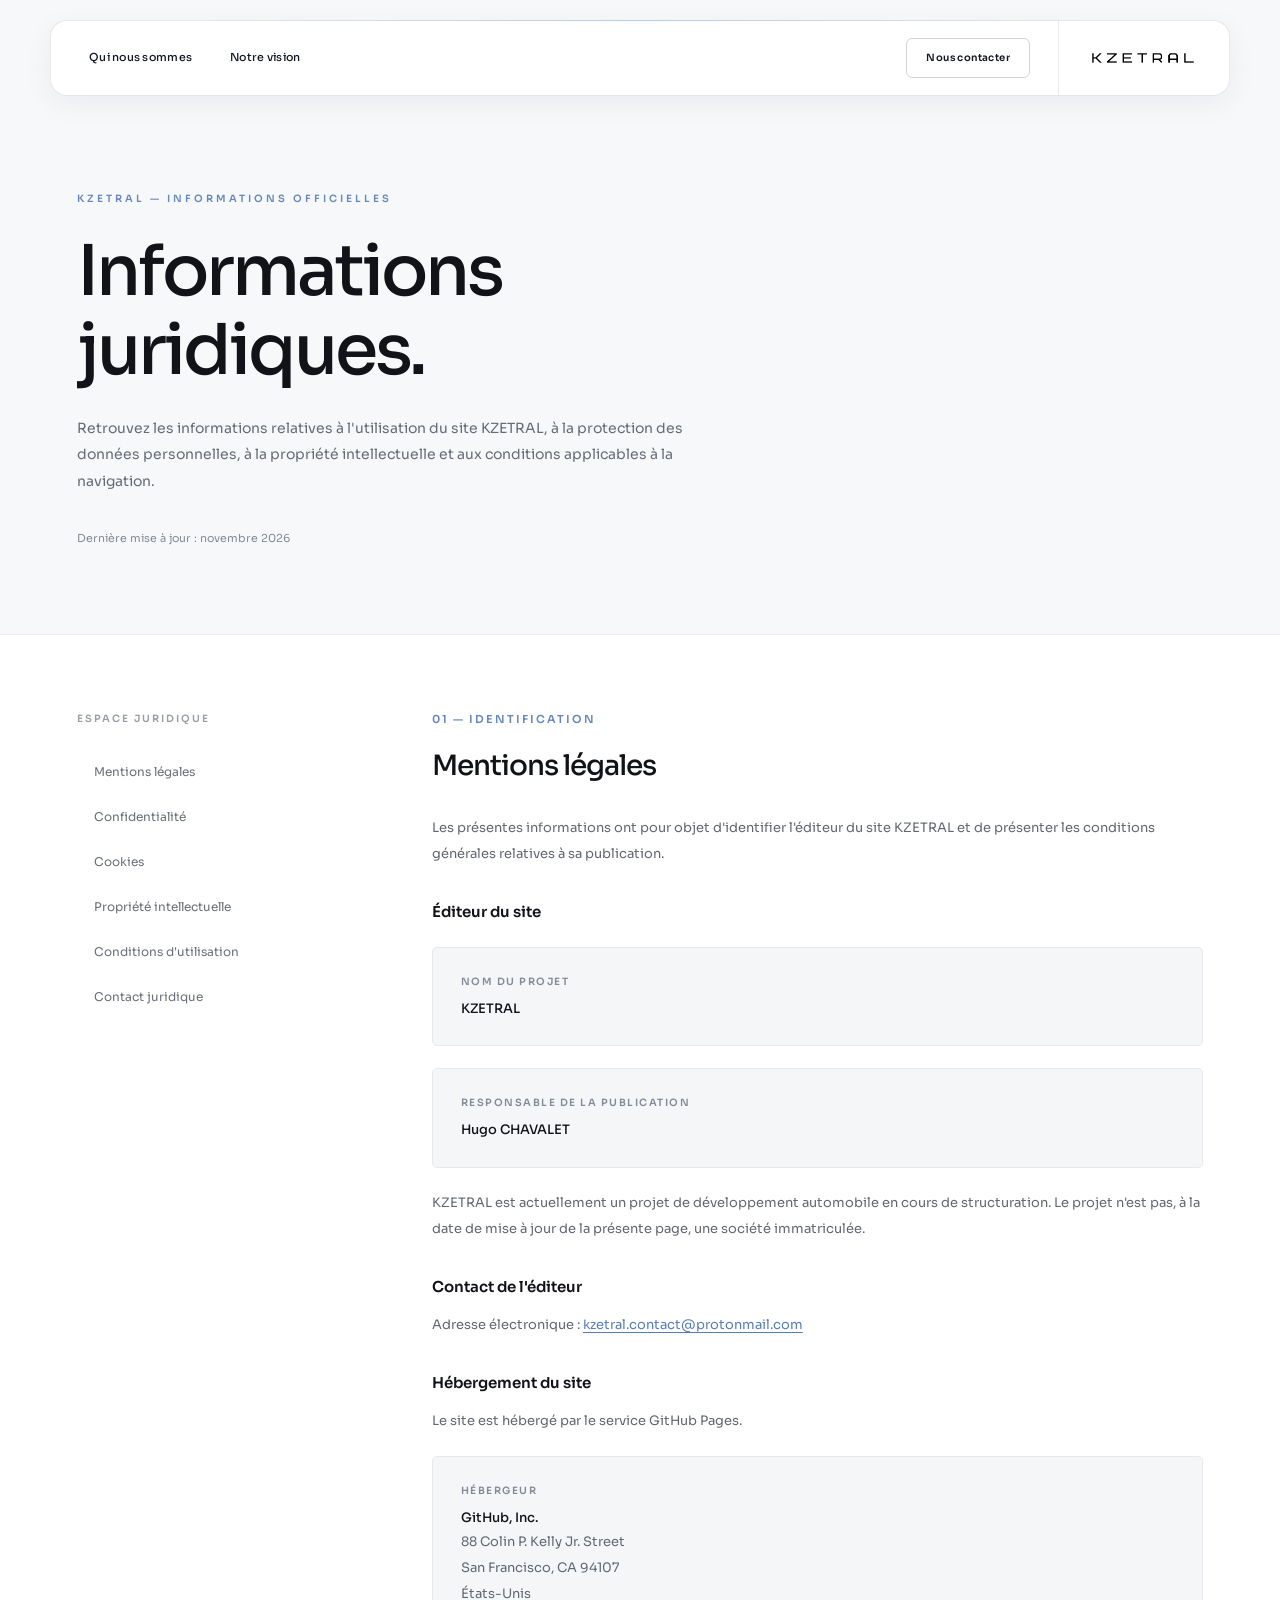
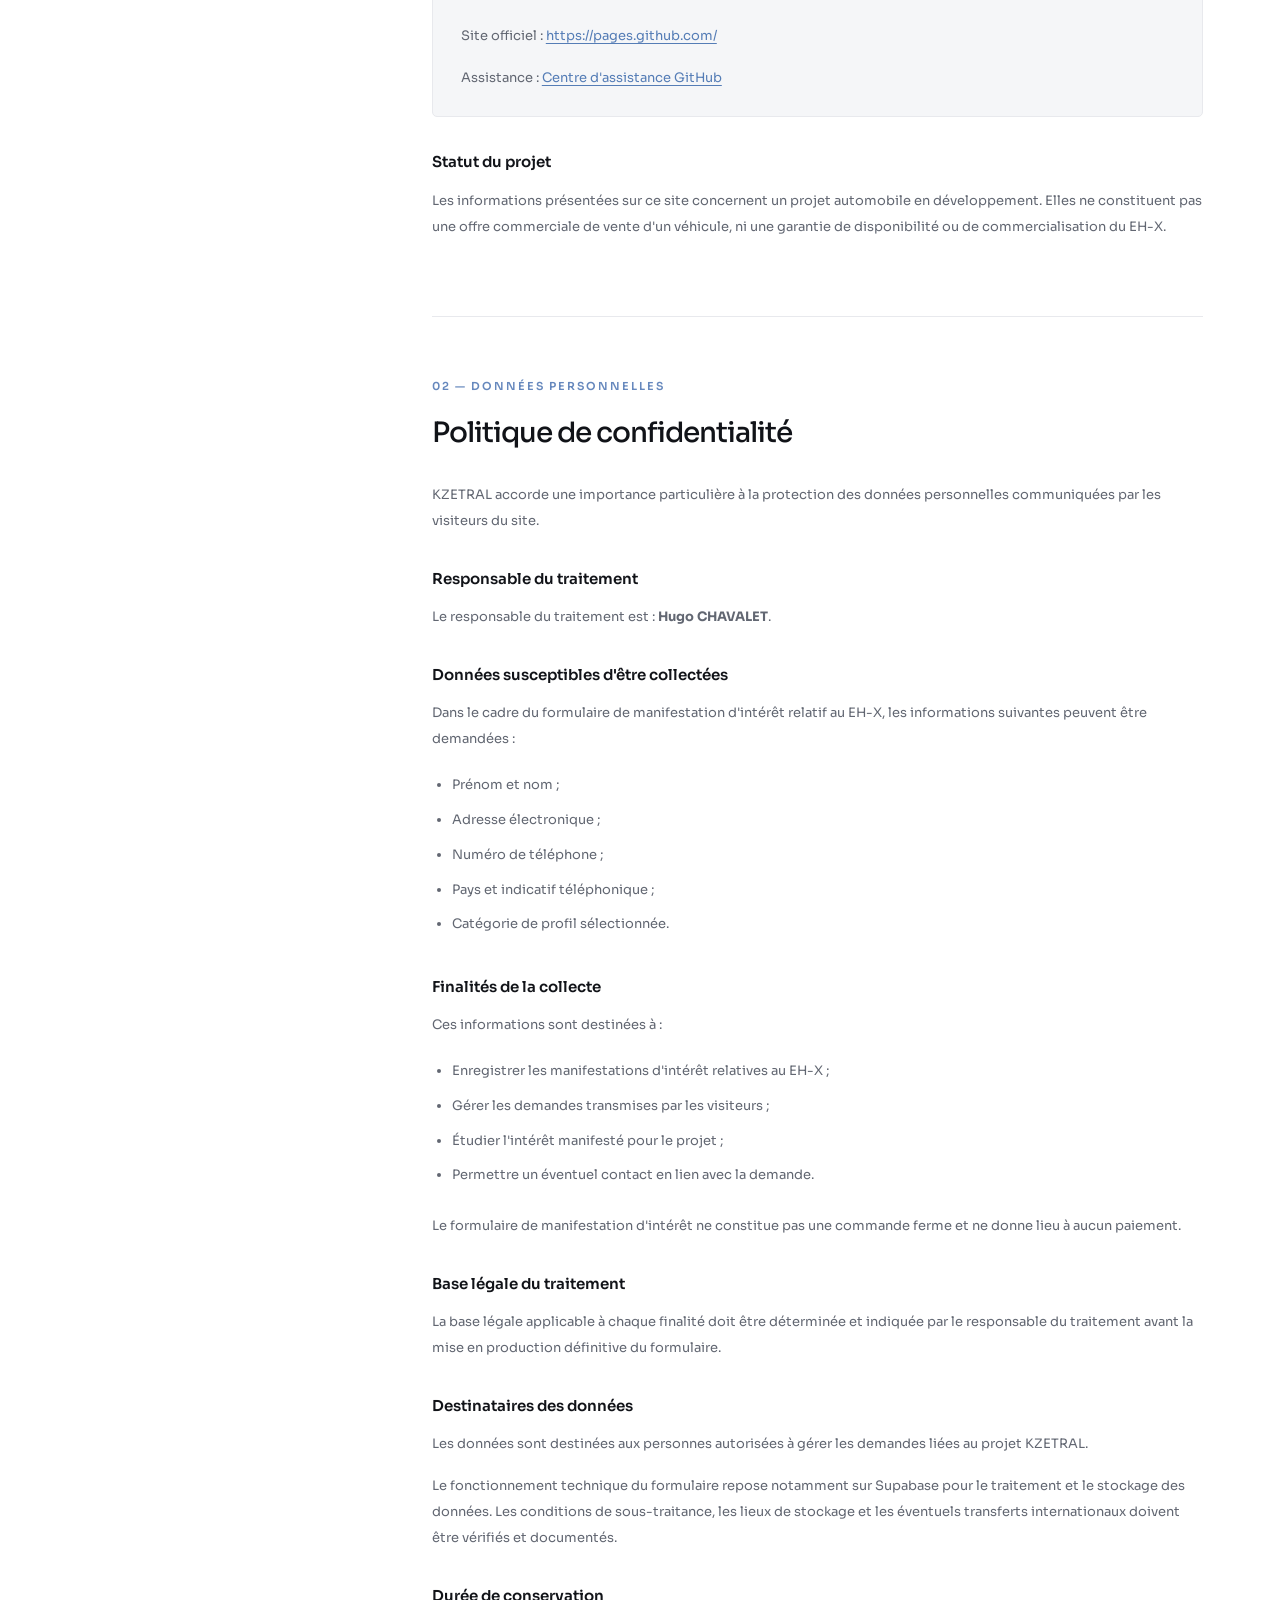
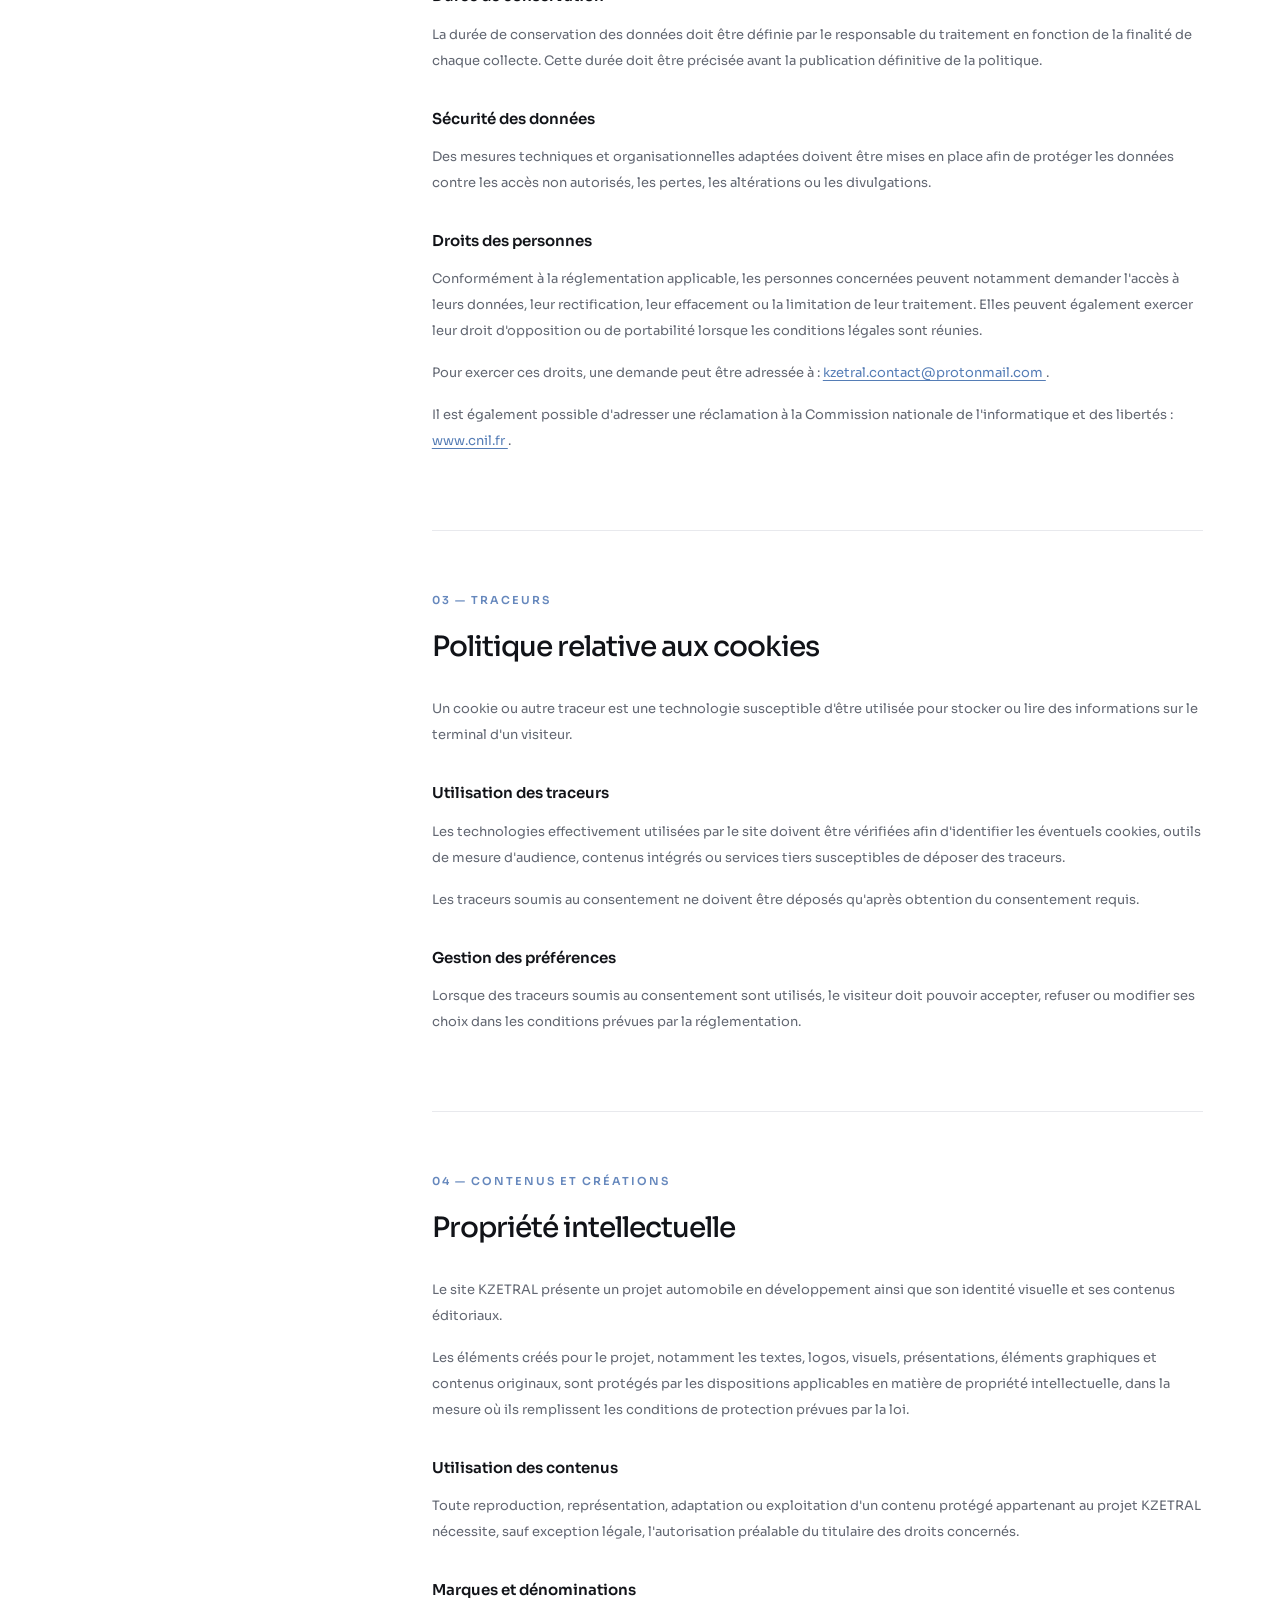
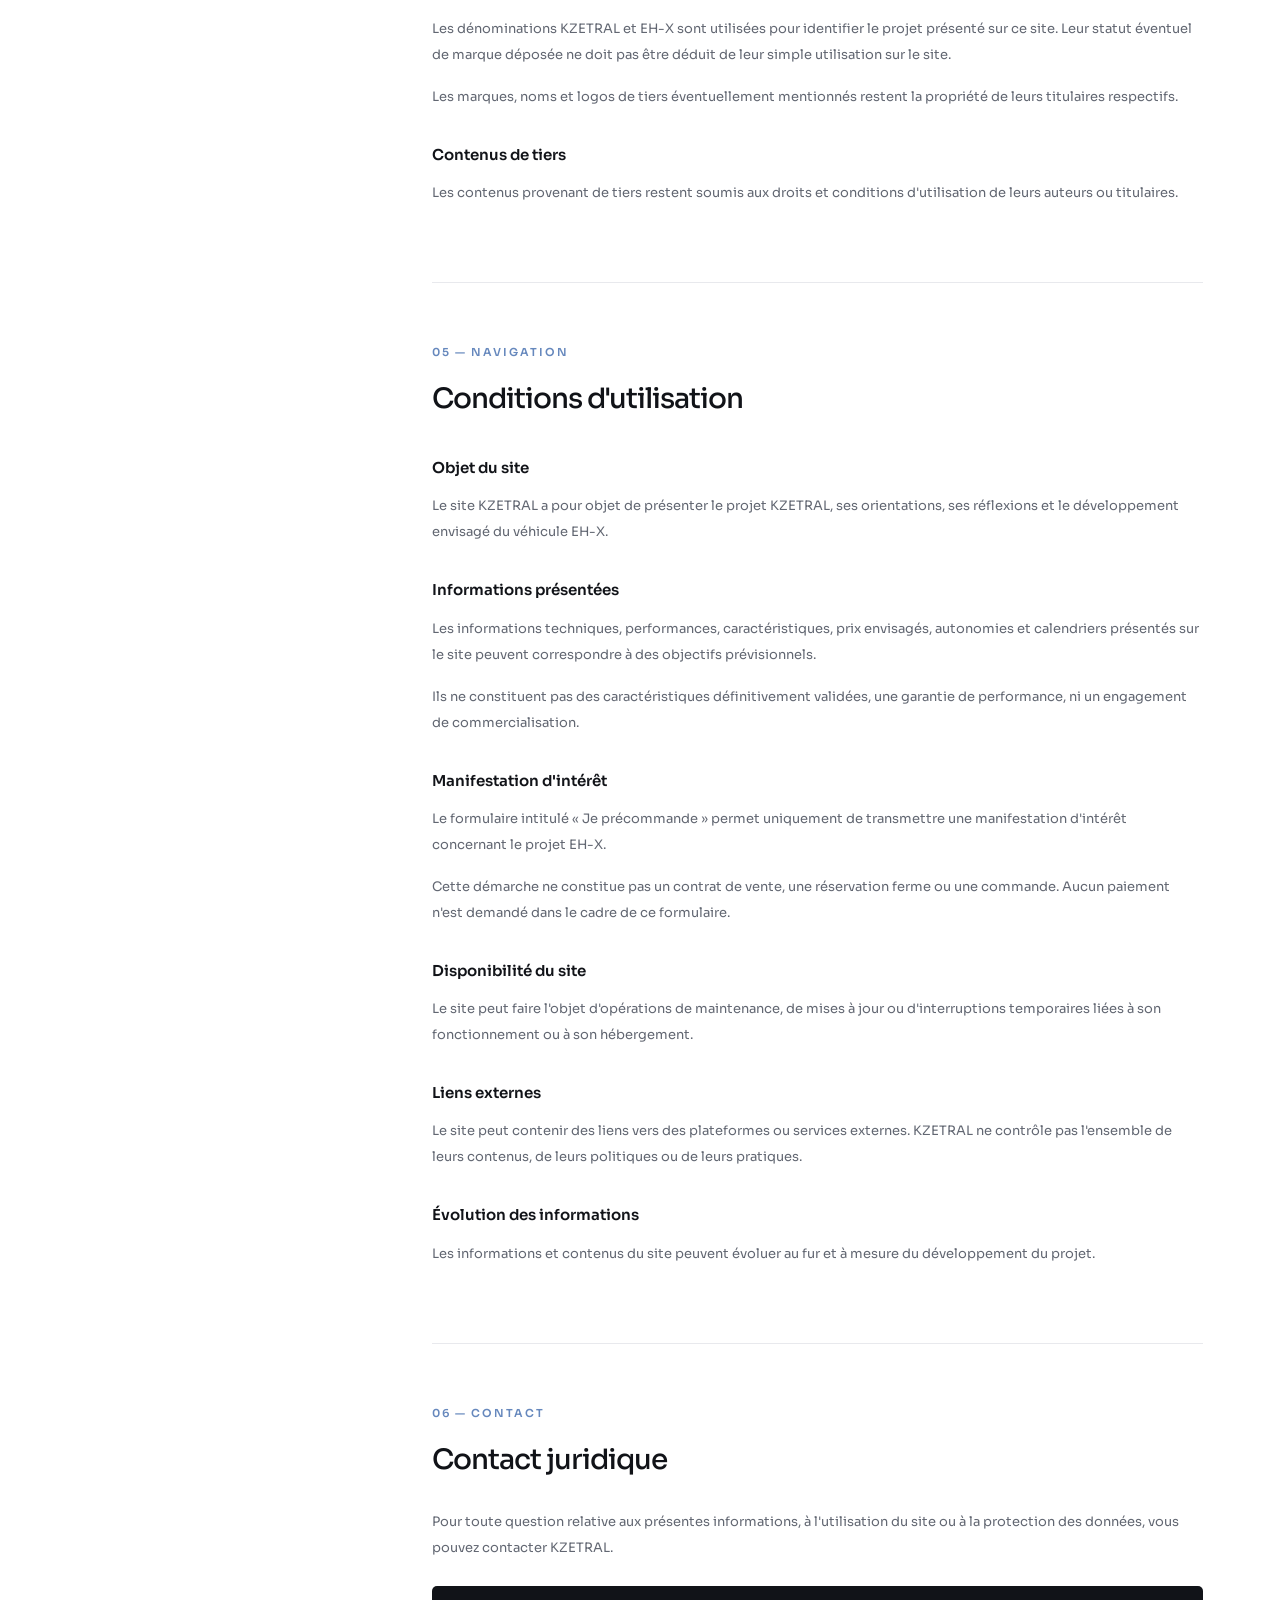
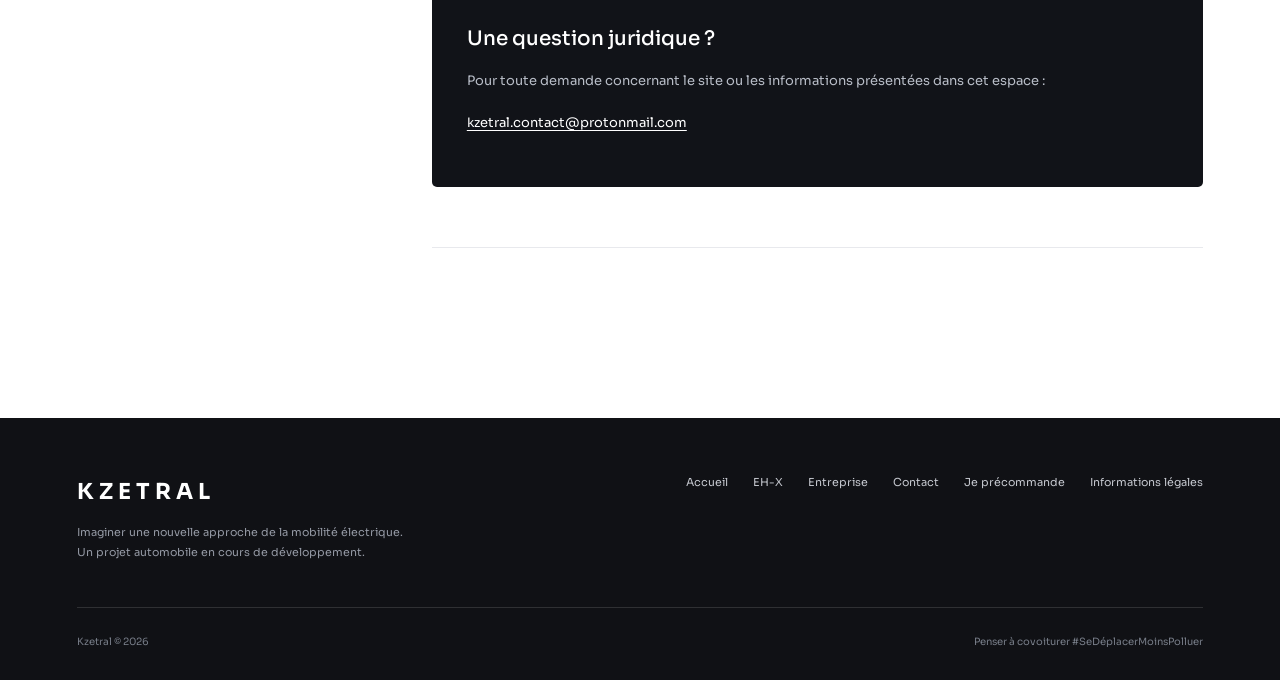
<file: mentions-legales.html>
<!DOCTYPE html>
<html lang="fr">
<head>
  <meta charset="UTF-8">
  <meta name="viewport" content="width=device-width, initial-scale=1.0">
  <meta name="theme-color" content="#ffffff">

  <title>Informations légales | KZETRAL</title>
  <meta name="description" content="Retrouvez les informations légales, la politique de confidentialité et les conditions d'utilisation du site KZETRAL.">

  <link rel="preconnect" href="https://fonts.googleapis.com">
  <link rel="preconnect" href="https://fonts.gstatic.com" crossorigin>
  <link href="https://fonts.googleapis.com/css2?family=Sora:wght@300;400;500;600;700&display=swap" rel="stylesheet">

  <style>
    :root {
      --black: #111318;
      --grey: #666b75;
      --light-grey: #f5f6f8;
      --border: #e8e9ed;
      --blue: #6688bd;
      --white: #ffffff;
    }

    * {
      margin: 0;
      padding: 0;
      box-sizing: border-box;
    }

    html {
      scroll-behavior: smooth;
      scroll-padding-top: 125px;
    }

    body {
      font-family: 'Sora', sans-serif;
      color: var(--black);
      background: var(--white);
      line-height: 1.75;
      -webkit-font-smoothing: antialiased;
      overflow-x: hidden;
    }

    a {
      color: inherit;
      text-decoration: none;
    }

    /* =================================
       NAVBAR FUTURISTE KZETRAL
       IDENTIQUE À L'ACCUEIL
    ================================= */

    .navbar {
      position: fixed;
      z-index: 1000;
      top: 20px;
      left: 50%;
      transform: translateX(-50%);

      width: calc(100% - 100px);
      max-width: 1450px;
      height: 76px;

      padding: 0 30px 0 38px;

      display: flex;
      align-items: center;
      justify-content: space-between;

      background: rgba(255,255,255,0.94);
      border: 1px solid rgba(16,23,34,0.10);
      border-radius: 17px;

      backdrop-filter: blur(22px);
      -webkit-backdrop-filter: blur(22px);

      box-shadow:
        0 8px 30px rgba(16,23,34,0.055),
        inset 0 1px 0 rgba(255,255,255,0.9);

      transition:
        background .4s ease,
        border-color .4s ease,
        box-shadow .4s ease,
        transform .4s ease;
    }

    .navbar::before {
      content: "";
      position: absolute;
      top: -1px;
      left: 12%;
      width: 76%;
      height: 1px;

      background: linear-gradient(
        90deg,
        transparent,
        rgba(142,188,233,.85),
        transparent
      );

      opacity: .7;
      transition: opacity .4s ease;
    }

    /* Navigation gauche */

    .nav-left {
      display: flex;
      align-items: center;
      gap: 38px;
      height: 100%;
    }

    .nav-link {
      position: relative;
      display: inline-flex;
      align-items: center;
      height: 100%;

      color: #101722;
      font-size: 11px;
      font-weight: 500;
      letter-spacing: .025em;
      white-space: nowrap;

      transition: color .35s ease;
    }

    .nav-link::after {
      content: "";
      position: absolute;
      left: 0;
      bottom: 21px;

      width: 0;
      height: 2px;

      background: #8ebce9;
      border-radius: 5px;

      transition: width .35s cubic-bezier(.2,.8,.2,1);
    }

    .nav-link:hover::after {
      width: 100%;
    }

    .nav-link::before {
      content: "";
      position: absolute;
      left: -11px;
      top: 50%;

      width: 4px;
      height: 4px;
      border-radius: 50%;

      background: #8ebce9;
      opacity: 0;

      transform: translateY(-50%) scale(.3);
      transition: .3s ease;
    }

    .nav-link:hover::before {
      opacity: 1;
      transform: translateY(-50%) scale(1);
    }

    /* Bouton contact */

    .nav-contact {
      display: inline-flex;
      align-items: center;
      justify-content: center;
      min-height: 40px;
      padding: 0 19px;
      margin-left: auto;

      border: 1px solid rgba(16,23,34,.18);
      border-radius: 6px;

      color: #101722;
      font-size: 10px;
      font-weight: 600;
      letter-spacing: .04em;
      white-space: nowrap;

      transition: .3s ease;
    }

    .nav-contact:hover {
      background: #101722;
      border-color: #101722;
      color: white;
    }

    .navbar.scrolled .nav-contact {
      border-color: rgba(255,255,255,.35);
      color: white;
    }

    .navbar.scrolled .nav-contact:hover {
      background: white;
      border-color: white;
      color: #101722;
    }

    /* Logo à droite */

    .nav-brand {
      display: flex;
      align-items: center;
      justify-content: center;

      height: 100%;
      padding-left: 28px;
      margin-left: 28px;

      border-left: 1px solid rgba(16,23,34,.09);
    }

    .nav-brand img {
      display: block;
      width: 112px;
      height: 112px;
      object-fit: contain;

      transition:
        filter .4s ease,
        transform .4s ease;
    }

    .nav-brand:hover img {
      transform: scale(1.045);
    }

    /* Mode sombre au défilement */

    .navbar.scrolled {
      background: rgba(13,19,29,.96);
      border-color: rgba(255,255,255,.11);

      box-shadow:
        0 12px 35px rgba(0,0,0,.20),
        inset 0 1px 0 rgba(255,255,255,.05);
    }

    .navbar.scrolled .nav-link {
      color: #ffffff;
    }

    .navbar.scrolled .nav-brand {
      border-left-color: rgba(255,255,255,.14);
    }

    .navbar.scrolled .nav-brand img {
      filter: brightness(0) invert(1);
    }

    .navbar.scrolled::before {
      opacity: 1;
    }

    /* Animation d'apparition */

    @keyframes navbarAppear {
      from {
        opacity: 0;
        transform: translate(-50%, -15px);
      }
      to {
        opacity: 1;
        transform: translate(-50%, 0);
      }
    }

    .navbar {
      animation: navbarAppear .8s ease both;
    }

    /* Menu mobile */

    .mobile-menu {
      display: none;
      background: none;
      border: none;
      color: #101722;
      font-family: inherit;
      font-size: 10px;
      font-weight: 600;
      letter-spacing: .1em;
      cursor: pointer;
    }

    .navbar.scrolled .mobile-menu {
      color: white;
    }

    .mobile-dropdown {
      display: none;
    }

    /* =================================
       HERO
    ================================= */

    .hero {
      padding: 190px 6% 85px;
      background: #f7f8fa;
      border-bottom: 1px solid var(--border);
    }

    .hero-inner {
      max-width: 1200px;
      margin: auto;
    }

    .hero-label {
      font-size: 10px;
      font-weight: 600;
      letter-spacing: 3px;
      color: var(--blue);
      text-transform: uppercase;
      margin-bottom: 24px;
    }

    .hero h1 {
      font-size: clamp(38px, 6vw, 70px);
      line-height: 1.13;
      letter-spacing: -3px;
      font-weight: 500;
      max-width: 850px;
      margin-bottom: 25px;
    }

    .hero p {
      max-width: 650px;
      font-size: 14px;
      color: var(--grey);
      line-height: 1.9;
    }

    .hero-meta {
      margin-top: 35px;
      font-size: 11px;
      color: #858a94;
    }

    /* =================================
       CONTENT
    ================================= */

    .layout {
      max-width: 1450px;
      margin: auto;
      padding: 75px 6% 110px;

      display: grid;
      grid-template-columns: 265px 1fr;
      gap: 90px;
      align-items: start;
    }

    .sidebar {
      position: sticky;
      top: 120px;
    }

    .sidebar-title {
      font-size: 10px;
      letter-spacing: 2px;
      font-weight: 600;
      color: #999da5;
      margin-bottom: 22px;
    }

    .sidebar a {
      display: block;
      padding: 12px 15px;
      border-left: 2px solid transparent;
      font-size: 12px;
      color: #696e78;
      transition: .2s ease;
    }

    .sidebar a:hover {
      color: var(--black);
      background: #f7f8fa;
      border-left-color: var(--blue);
    }

    .content {
      max-width: 850px;
      min-width: 0;
    }

    .legal-section {
      padding-bottom: 60px;
      margin-bottom: 60px;
      border-bottom: 1px solid var(--border);
      scroll-margin-top: 120px;
    }

    .section-number {
      font-size: 11px;
      letter-spacing: 2px;
      font-weight: 600;
      color: var(--blue);
      margin-bottom: 12px;
    }

    .legal-section h2 {
      font-size: 28px;
      font-weight: 500;
      letter-spacing: -1px;
      margin-bottom: 25px;
    }

    .legal-section h3 {
      font-size: 15px;
      font-weight: 600;
      margin: 32px 0 12px;
    }

    .legal-section p {
      font-size: 13px;
      color: #626772;
      margin-bottom: 16px;
      line-height: 2;
    }

    .legal-section ul {
      padding-left: 20px;
      margin: 12px 0 20px;
    }

    .legal-section li {
      font-size: 13px;
      color: #626772;
      padding: 5px 0;
      line-height: 1.9;
    }

    .legal-section a {
      color: #557db6;
      text-decoration: underline;
      text-underline-offset: 3px;
    }

    .info-card {
      padding: 25px 28px;
      background: var(--light-grey);
      border: 1px solid var(--border);
      border-radius: 5px;
      margin: 22px 0;
    }

    .info-card p:last-child {
      margin-bottom: 0;
    }

    .info-label {
      display: block;
      font-size: 10px;
      letter-spacing: 1.5px;
      text-transform: uppercase;
      font-weight: 600;
      color: #858b96;
      margin-bottom: 7px;
    }

    .info-value {
      color: var(--black);
      font-size: 13px;
      font-weight: 500;
    }

    .contact-card {
      background: #111318;
      color: white;
      padding: 35px;
      border-radius: 5px;
      margin-top: 25px;
    }

    .contact-card h3 {
      font-size: 20px;
      margin: 0 0 12px;
      font-weight: 500;
    }

    .contact-card p {
      color: #b8bdc7;
    }

    .contact-card a {
      color: white;
    }

    /* =================================
       FOOTER
    ================================= */

    .footer {
      background: #101115;
      color: white;
      padding: 55px 6% 30px;
    }

    .footer-inner {
      max-width: 1450px;
      margin: auto;
    }

    .footer-top {
      display: flex;
      justify-content: space-between;
      gap: 40px;
      padding-bottom: 45px;
      border-bottom: 1px solid rgba(255,255,255,.13);
    }

    .footer-logo {
      font-size: 22px;
      font-weight: 700;
      letter-spacing: 5px;
      margin-bottom: 12px;
    }

    .footer-description {
      color: #9398a3;
      font-size: 11px;
      max-width: 330px;
    }

    .footer-links {
      display: flex;
      flex-wrap: wrap;
      gap: 25px;
      align-content: start;
      font-size: 11px;
      color: #c4c7ce;
    }

    .footer-links a:hover {
      color: white;
    }

    .footer-bottom {
      display: flex;
      justify-content: space-between;
      gap: 20px;
      padding-top: 25px;
      font-size: 10px;
      color: #777d88;
    }

    /* =================================
       RESPONSIVE
    ================================= */

    @media(max-width: 900px) {
      .layout {
        grid-template-columns: 1fr;
        gap: 45px;
      }

      .sidebar {
        position: static;
        display: grid;
        grid-template-columns: repeat(2, 1fr);
        gap: 4px;
      }

      .sidebar-title {
        grid-column: 1 / -1;
      }
    }

    @media(max-width: 700px) {

      .navbar {
        top: 12px;
        width: calc(100% - 28px);
        height: 68px;
        padding: 0 18px;
        border-radius: 15px;
      }

      .nav-left {
        display: none;
      }

      .nav-contact {
        min-height: 36px;
        padding: 0 12px;
        margin-left: auto;
        font-size: 9px;
      }

      .nav-brand {
        margin-left: 14px;
        padding-left: 0;
        border-left: none;
      }

      .nav-brand img {
        width: 82px;
        height: 82px;
      }

      .mobile-menu {
        display: block;
        order: -1;
      }

      .mobile-dropdown {
        position: fixed;
        z-index: 999;
        top: 90px;
        left: 14px;
        right: 14px;

        padding: 24px;
        background: white;
        border: 1px solid rgba(16,23,34,.08);
        border-radius: 14px;
        box-shadow: 0 15px 35px rgba(0,0,0,.10);

        display: none;
        flex-direction: column;
        gap: 22px;
      }

      .mobile-dropdown.open {
        display: flex;
        animation: dropdownAppear .25s ease both;
      }

      .mobile-dropdown a {
        font-size: 12px;
        font-weight: 500;
        color: #101722;
      }

      @keyframes dropdownAppear {
        from {
          opacity: 0;
          transform: translateY(-7px);
        }
        to {
          opacity: 1;
          transform: translateY(0);
        }
      }

      .hero {
        padding: 145px 6% 60px;
      }

      .hero h1 {
        letter-spacing: -1.8px;
      }

      .layout {
        padding: 50px 6% 70px;
      }

      .sidebar {
        grid-template-columns: 1fr;
      }

      .legal-section {
        padding-bottom: 40px;
        margin-bottom: 40px;
      }

      .legal-section h2 {
        font-size: 24px;
      }

      .info-card {
        padding: 20px;
      }

      .footer-top,
      .footer-bottom {
        flex-direction: column;
      }

      .footer-links {
        gap: 17px;
      }
    }

    @media(max-width: 380px) {
      .navbar {
        padding: 0 14px;
      }

      .nav-brand img {
        width: 72px;
        height: 72px;
      }

      .nav-contact {
        min-height: 34px;
        padding: 0 9px;
        font-size: 8px;
      }

      .nav-brand {
        margin-left: 9px;
      }
    }
  </style>
</head>

<body>

  <!-- NAVBAR IDENTIQUE À L'ACCUEIL -->

  <header class="navbar" id="navbar">

    <div class="nav-left">
      <a href="entreprise.html" class="nav-link">
        Qui nous sommes
      </a>

      <a href="eh-x.html" class="nav-link">
        Notre vision
      </a>
    </div>

    <a href="contact.html" class="nav-contact">
      Nous contacter
    </a>

    <button class="mobile-menu" id="mobileMenu" type="button" aria-expanded="false" aria-controls="mobileDropdown">
      MENU
    </button>

    <a href="index.html" class="nav-brand" aria-label="Accueil KZETRAL">
      <img src="images/logo-kzetral.png" alt="Kzetral">
    </a>

  </header>

  <div class="mobile-dropdown" id="mobileDropdown">
    <a href="entreprise.html">Qui nous sommes</a>
    <a href="eh-x.html">Notre vision</a>
    <a href="contact.html">Nous contacter</a>
    <a href="precommande.html">Je précommande</a>
  </div>

  <!-- HERO -->

  <section class="hero">
    <div class="hero-inner">

      <div class="hero-label">
        KZETRAL — Informations officielles
      </div>

      <h1>
        Informations<br>
        juridiques.
      </h1>

      <p>
        Retrouvez les informations relatives à l'utilisation du site
        KZETRAL, à la protection des données personnelles, à la propriété
        intellectuelle et aux conditions applicables à la navigation.
      </p>

      <div class="hero-meta">
        Dernière mise à jour : novembre 2026
      </div>

    </div>
  </section>

  <!-- CONTENT -->

  <main class="layout">

    <aside class="sidebar">

      <div class="sidebar-title">ESPACE JURIDIQUE</div>

      <a href="#mentions">Mentions légales</a>
      <a href="#confidentialite">Confidentialité</a>
      <a href="#cookies">Cookies</a>
      <a href="#propriete">Propriété intellectuelle</a>
      <a href="#utilisation">Conditions d'utilisation</a>
      <a href="#contact-juridique">Contact juridique</a>

    </aside>

    <div class="content">

      <!-- 01 MENTIONS LEGALES -->

      <section class="legal-section" id="mentions">

        <div class="section-number">01 — IDENTIFICATION</div>

        <h2>Mentions légales</h2>

        <p>
          Les présentes informations ont pour objet d'identifier
          l'éditeur du site KZETRAL et de présenter les conditions
          générales relatives à sa publication.
        </p>

        <h3>Éditeur du site</h3>

        <div class="info-card">
          <span class="info-label">Nom du projet</span>
          <div class="info-value">KZETRAL</div>
        </div>

        <div class="info-card">
          <span class="info-label">Responsable de la publication</span>
          <div class="info-value">Hugo CHAVALET</div>
        </div>

        <p>
          KZETRAL est actuellement un projet de développement automobile
          en cours de structuration. Le projet n'est pas, à la date de
          mise à jour de la présente page, une société immatriculée.
        </p>

        <h3>Contact de l'éditeur</h3>

        <p>
          Adresse électronique :
          <a href="mailto:kzetral.contact@protonmail.com">
            kzetral.contact@protonmail.com
          </a>
        </p>

        <h3>Hébergement du site</h3>

        <p>
          Le site est hébergé par le service GitHub Pages.
        </p>

        <div class="info-card">

          <span class="info-label">Hébergeur</span>

          <div class="info-value">GitHub, Inc.</div>

          <p>
            88 Colin P. Kelly Jr. Street<br>
            San Francisco, CA 94107<br>
            États-Unis
          </p>

          <p>
            Site officiel :
            <a href="https://pages.github.com/" target="_blank" rel="noopener">
              https://pages.github.com/
            </a>
          </p>

          <p>
            Assistance :
            <a href="https://support.github.com/" target="_blank" rel="noopener">
              Centre d'assistance GitHub
            </a>
          </p>

        </div>

        <h3>Statut du projet</h3>

        <p>
          Les informations présentées sur ce site concernent un projet
          automobile en développement. Elles ne constituent pas une
          offre commerciale de vente d'un véhicule, ni une garantie
          de disponibilité ou de commercialisation du EH-X.
        </p>

      </section>

      <!-- 02 CONFIDENTIALITE -->

      <section class="legal-section" id="confidentialite">

        <div class="section-number">02 — DONNÉES PERSONNELLES</div>

        <h2>Politique de confidentialité</h2>

        <p>
          KZETRAL accorde une importance particulière à la protection
          des données personnelles communiquées par les visiteurs
          du site.
        </p>

        <h3>Responsable du traitement</h3>

        <p>
          Le responsable du traitement est :
          <strong>Hugo CHAVALET</strong>.
        </p>

        <h3>Données susceptibles d'être collectées</h3>

        <p>
          Dans le cadre du formulaire de manifestation d'intérêt
          relatif au EH-X, les informations suivantes peuvent être
          demandées :
        </p>

        <ul>
          <li>Prénom et nom ;</li>
          <li>Adresse électronique ;</li>
          <li>Numéro de téléphone ;</li>
          <li>Pays et indicatif téléphonique ;</li>
          <li>Catégorie de profil sélectionnée.</li>
        </ul>

        <h3>Finalités de la collecte</h3>

        <p>Ces informations sont destinées à :</p>

        <ul>
          <li>Enregistrer les manifestations d'intérêt relatives au EH-X ;</li>
          <li>Gérer les demandes transmises par les visiteurs ;</li>
          <li>Étudier l'intérêt manifesté pour le projet ;</li>
          <li>Permettre un éventuel contact en lien avec la demande.</li>
        </ul>

        <p>
          Le formulaire de manifestation d'intérêt ne constitue pas
          une commande ferme et ne donne lieu à aucun paiement.
        </p>

        <h3>Base légale du traitement</h3>

        <p>
          La base légale applicable à chaque finalité doit être
          déterminée et indiquée par le responsable du traitement
          avant la mise en production définitive du formulaire.
        </p>

        <h3>Destinataires des données</h3>

        <p>
          Les données sont destinées aux personnes autorisées à gérer
          les demandes liées au projet KZETRAL.
        </p>

        <p>
          Le fonctionnement technique du formulaire repose notamment
          sur Supabase pour le traitement et le stockage des données.
          Les conditions de sous-traitance, les lieux de stockage
          et les éventuels transferts internationaux doivent être
          vérifiés et documentés.
        </p>

        <h3>Durée de conservation</h3>

        <p>
          La durée de conservation des données doit être définie
          par le responsable du traitement en fonction de la finalité
          de chaque collecte. Cette durée doit être précisée avant
          la publication définitive de la politique.
        </p>

        <h3>Sécurité des données</h3>

        <p>
          Des mesures techniques et organisationnelles adaptées
          doivent être mises en place afin de protéger les données
          contre les accès non autorisés, les pertes, les altérations
          ou les divulgations.
        </p>

        <h3>Droits des personnes</h3>

        <p>
          Conformément à la réglementation applicable, les personnes
          concernées peuvent notamment demander l'accès à leurs données,
          leur rectification, leur effacement ou la limitation de leur
          traitement. Elles peuvent également exercer leur droit
          d'opposition ou de portabilité lorsque les conditions légales
          sont réunies.
        </p>

        <p>
          Pour exercer ces droits, une demande peut être adressée à :
          <a href="mailto:kzetral.contact@protonmail.com">
            kzetral.contact@protonmail.com
          </a>.
        </p>

        <p>
          Il est également possible d'adresser une réclamation à la
          Commission nationale de l'informatique et des libertés :
          <a href="https://www.cnil.fr/" target="_blank" rel="noopener">
            www.cnil.fr
          </a>.
        </p>

      </section>

      <!-- 03 COOKIES -->

      <section class="legal-section" id="cookies">

        <div class="section-number">03 — TRACEURS</div>

        <h2>Politique relative aux cookies</h2>

        <p>
          Un cookie ou autre traceur est une technologie susceptible
          d'être utilisée pour stocker ou lire des informations sur
          le terminal d'un visiteur.
        </p>

        <h3>Utilisation des traceurs</h3>

        <p>
          Les technologies effectivement utilisées par le site doivent
          être vérifiées afin d'identifier les éventuels cookies,
          outils de mesure d'audience, contenus intégrés ou services
          tiers susceptibles de déposer des traceurs.
        </p>

        <p>
          Les traceurs soumis au consentement ne doivent être déposés
          qu'après obtention du consentement requis.
        </p>

        <h3>Gestion des préférences</h3>

        <p>
          Lorsque des traceurs soumis au consentement sont utilisés,
          le visiteur doit pouvoir accepter, refuser ou modifier
          ses choix dans les conditions prévues par la réglementation.
        </p>

      </section>

      <!-- 04 PROPRIETE INTELLECTUELLE -->

      <section class="legal-section" id="propriete">

        <div class="section-number">04 — CONTENUS ET CRÉATIONS</div>

        <h2>Propriété intellectuelle</h2>

        <p>
          Le site KZETRAL présente un projet automobile en développement
          ainsi que son identité visuelle et ses contenus éditoriaux.
        </p>

        <p>
          Les éléments créés pour le projet, notamment les textes,
          logos, visuels, présentations, éléments graphiques et contenus
          originaux, sont protégés par les dispositions applicables
          en matière de propriété intellectuelle, dans la mesure où
          ils remplissent les conditions de protection prévues par la loi.
        </p>

        <h3>Utilisation des contenus</h3>

        <p>
          Toute reproduction, représentation, adaptation ou exploitation
          d'un contenu protégé appartenant au projet KZETRAL nécessite,
          sauf exception légale, l'autorisation préalable du titulaire
          des droits concernés.
        </p>

        <h3>Marques et dénominations</h3>

        <p>
          Les dénominations KZETRAL et EH-X sont utilisées pour
          identifier le projet présenté sur ce site. Leur statut
          éventuel de marque déposée ne doit pas être déduit de leur
          simple utilisation sur le site.
        </p>

        <p>
          Les marques, noms et logos de tiers éventuellement mentionnés
          restent la propriété de leurs titulaires respectifs.
        </p>

        <h3>Contenus de tiers</h3>

        <p>
          Les contenus provenant de tiers restent soumis aux droits
          et conditions d'utilisation de leurs auteurs ou titulaires.
        </p>

      </section>

      <!-- 05 CONDITIONS D'UTILISATION -->

      <section class="legal-section" id="utilisation">

        <div class="section-number">05 — NAVIGATION</div>

        <h2>Conditions d'utilisation</h2>

        <h3>Objet du site</h3>

        <p>
          Le site KZETRAL a pour objet de présenter le projet KZETRAL,
          ses orientations, ses réflexions et le développement envisagé
          du véhicule EH-X.
        </p>

        <h3>Informations présentées</h3>

        <p>
          Les informations techniques, performances, caractéristiques,
          prix envisagés, autonomies et calendriers présentés sur le site
          peuvent correspondre à des objectifs prévisionnels.
        </p>

        <p>
          Ils ne constituent pas des caractéristiques définitivement
          validées, une garantie de performance, ni un engagement
          de commercialisation.
        </p>

        <h3>Manifestation d'intérêt</h3>

        <p>
          Le formulaire intitulé « Je précommande » permet uniquement
          de transmettre une manifestation d'intérêt concernant
          le projet EH-X.
        </p>

        <p>
          Cette démarche ne constitue pas un contrat de vente,
          une réservation ferme ou une commande. Aucun paiement
          n'est demandé dans le cadre de ce formulaire.
        </p>

        <h3>Disponibilité du site</h3>

        <p>
          Le site peut faire l'objet d'opérations de maintenance,
          de mises à jour ou d'interruptions temporaires liées
          à son fonctionnement ou à son hébergement.
        </p>

        <h3>Liens externes</h3>

        <p>
          Le site peut contenir des liens vers des plateformes
          ou services externes. KZETRAL ne contrôle pas l'ensemble
          de leurs contenus, de leurs politiques ou de leurs pratiques.
        </p>

        <h3>Évolution des informations</h3>

        <p>
          Les informations et contenus du site peuvent évoluer
          au fur et à mesure du développement du projet.
        </p>

      </section>

      <!-- 06 CONTACT -->

      <section class="legal-section" id="contact-juridique">

        <div class="section-number">06 — CONTACT</div>

        <h2>Contact juridique</h2>

        <p>
          Pour toute question relative aux présentes informations,
          à l'utilisation du site ou à la protection des données,
          vous pouvez contacter KZETRAL.
        </p>

        <div class="contact-card">

          <h3>Une question juridique ?</h3>

          <p>
            Pour toute demande concernant le site ou les informations
            présentées dans cet espace :
          </p>

          <p>
            <a href="mailto:kzetral.contact@protonmail.com">
              kzetral.contact@protonmail.com
            </a>
          </p>

        </div>

      </section>

    </div>

  </main>

  <!-- FOOTER -->

  <footer class="footer">

    <div class="footer-inner">

      <div class="footer-top">

        <div>
          <div class="footer-logo">KZETRAL</div>

          <p class="footer-description">
            Imaginer une nouvelle approche de la mobilité électrique.
            Un projet automobile en cours de développement.
          </p>
        </div>

        <div class="footer-links">
          <a href="index.html">Accueil</a>
          <a href="eh-x.html">EH-X</a>
          <a href="entreprise.html">Entreprise</a>
          <a href="contact.html">Contact</a>
          <a href="precommande.html">Je précommande</a>
          <a href="mentions-legales.html">Informations légales</a>
        </div>

      </div>

      <div class="footer-bottom">

        <span>Kzetral © 2026</span>

        <span>
          Penser à covoiturer #SeDéplacerMoinsPolluer
        </span>

      </div>

    </div>

  </footer>

  <!-- JAVASCRIPT -->

  <script>
    const navbar = document.getElementById("navbar");
    const mobileMenu = document.getElementById("mobileMenu");
    const mobileDropdown = document.getElementById("mobileDropdown");

    /* MODE SOMBRE AUTOMATIQUE */

    function updateNavbar() {
      navbar.classList.toggle("scrolled", window.scrollY > 40);
    }

    window.addEventListener("scroll", updateNavbar, { passive: true });
    updateNavbar();

    /* MENU MOBILE */

    mobileMenu.addEventListener("click", () => {
      const open = mobileDropdown.classList.toggle("open");

      mobileMenu.textContent = open ? "FERMER" : "MENU";
      mobileMenu.setAttribute("aria-expanded", open);
    });

    /* FERMETURE APRÈS NAVIGATION */

    mobileDropdown.querySelectorAll("a").forEach(link => {
      link.addEventListener("click", () => {
        mobileDropdown.classList.remove("open");
        mobileMenu.textContent = "MENU";
        mobileMenu.setAttribute("aria-expanded", "false");
      });
    });

    /* FERMETURE EN DEHORS DU MENU */

    document.addEventListener("click", event => {
      if (
        !navbar.contains(event.target) &&
        !mobileDropdown.contains(event.target)
      ) {
        mobileDropdown.classList.remove("open");
        mobileMenu.textContent = "MENU";
        mobileMenu.setAttribute("aria-expanded", "false");
      }
    });
  </script>

</body>
</html>
</file>
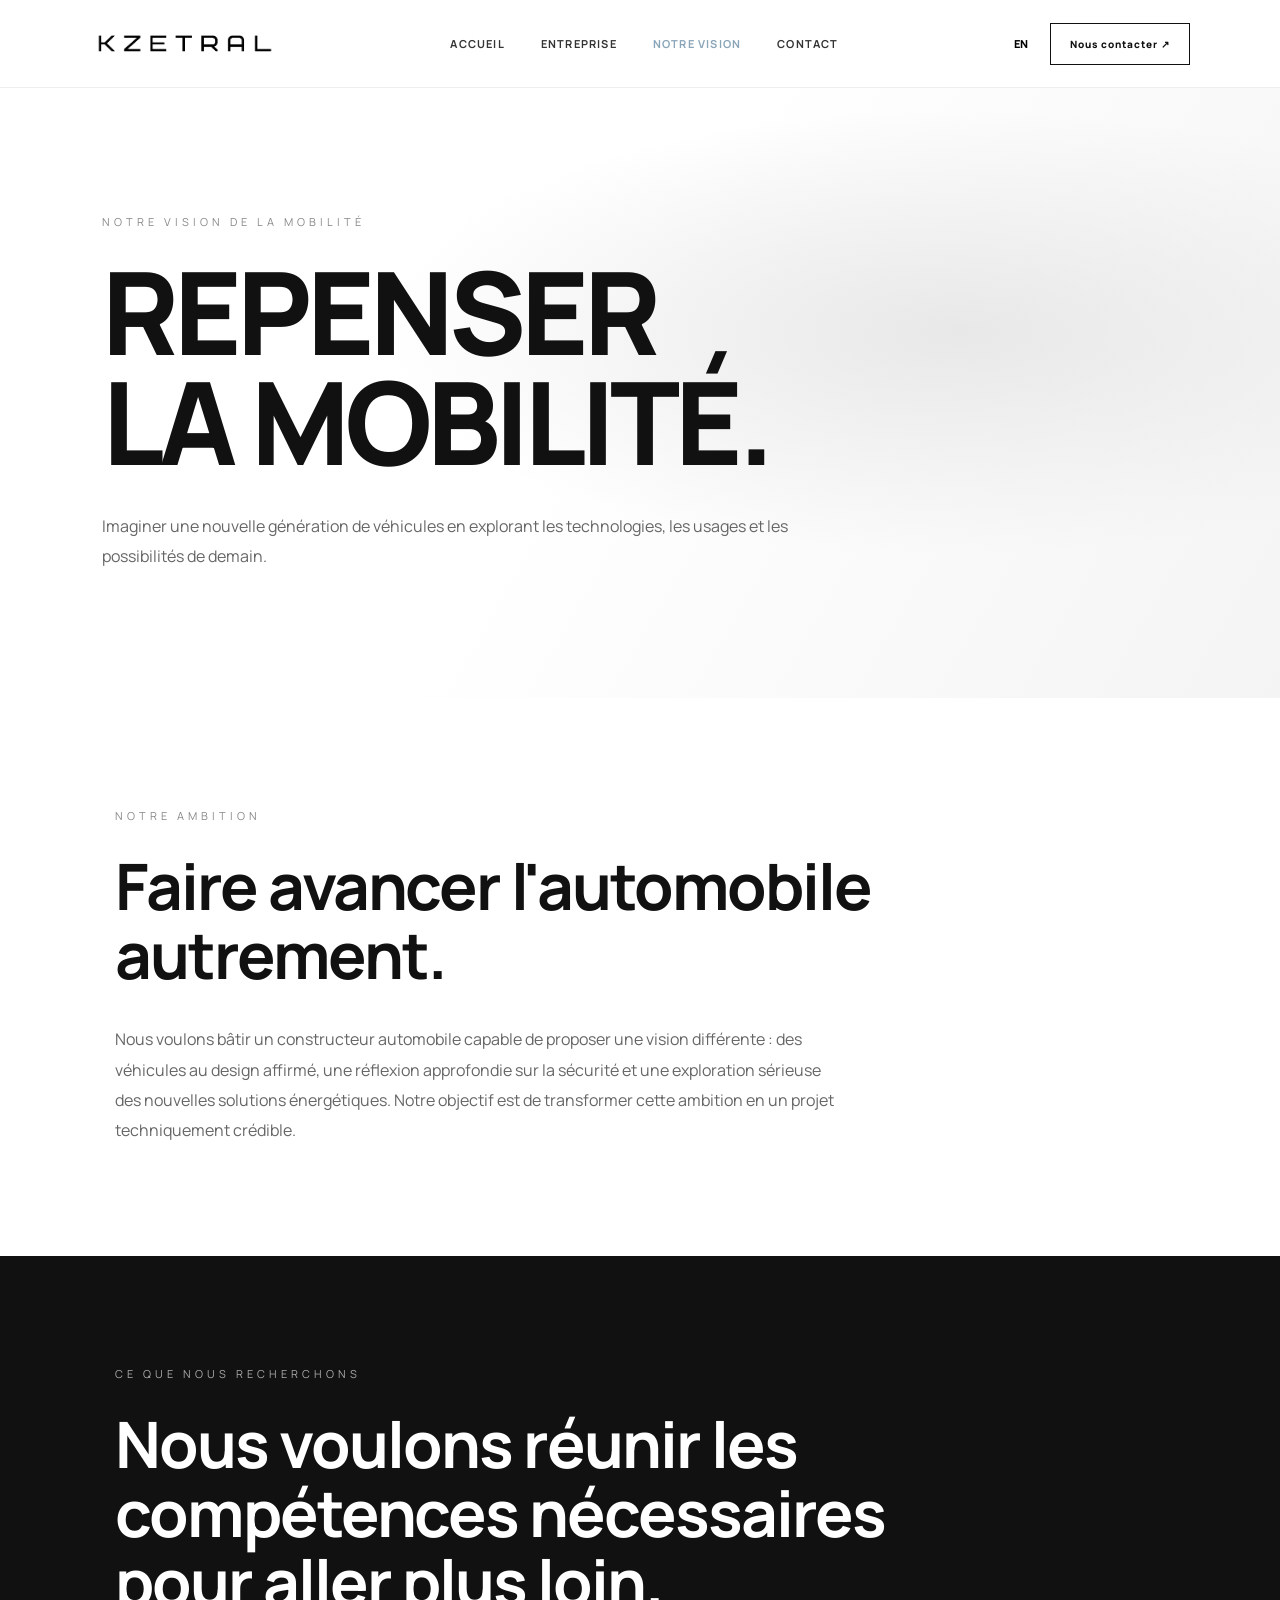
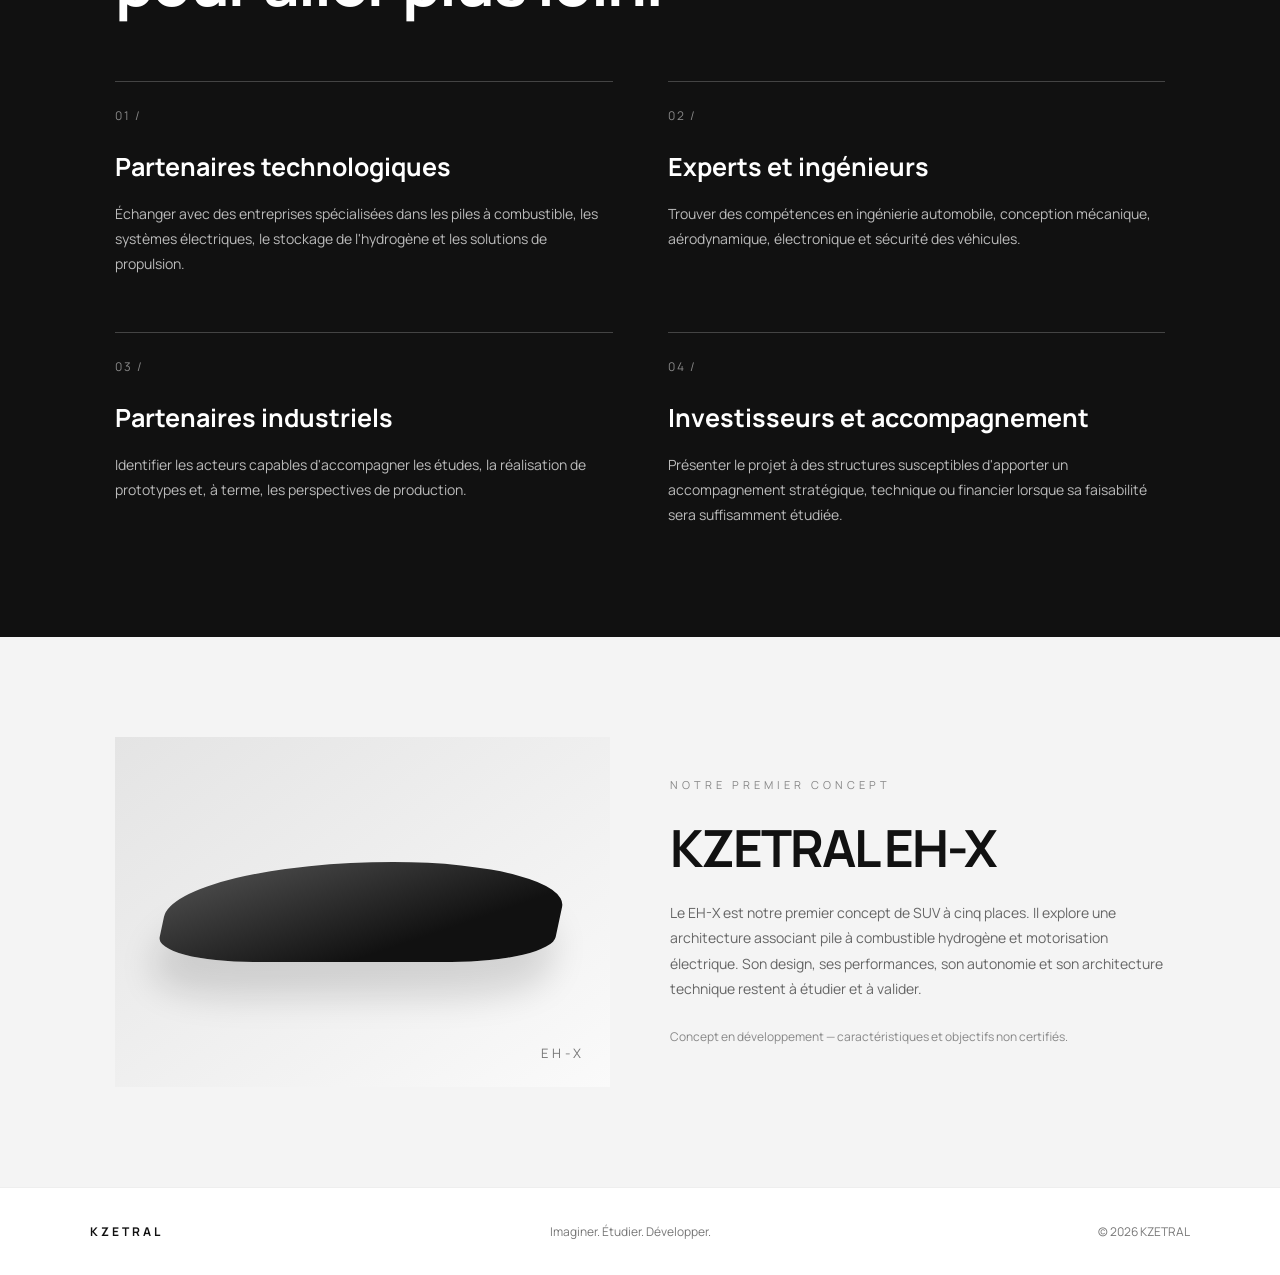
<file: vision.html>
<!DOCTYPE html>
<html lang="fr">
<head>
<meta charset="UTF-8">
<meta name="viewport" content="width=device-width, initial-scale=1.0">
<meta name="description" content="Découvrez la vision de KZETRAL sur l'avenir de la mobilité.">
<title>Notre vision | KZETRAL</title>
<link rel="preconnect" href="https://fonts.googleapis.com">
<link rel="preconnect" href="https://fonts.gstatic.com" crossorigin>
<link href="https://fonts.googleapis.com/css2?family=Manrope:wght@400;500;600;700;800&display=swap" rel="stylesheet">
<style>
*{margin:0;padding:0;box-sizing:border-box}
html{scroll-behavior:smooth;scroll-padding-top:90px}
body{font-family:"Manrope",Arial,sans-serif;background:#fff;color:#111;overflow-x:hidden}
a{color:inherit;text-decoration:none}
button{font:inherit}
header{height:88px;padding:0 7%;display:flex;align-items:center;justify-content:space-between;border-bottom:1px solid #eee;background:rgba(255,255,255,.97);position:sticky;top:0;z-index:100;backdrop-filter:blur(15px)}
.logo{display:flex;align-items:center;flex-shrink:0}
.logo img{height:43px;width:auto;max-width:190px;object-fit:contain;display:block}
nav{display:flex;align-items:center;gap:36px}
nav a{font-size:11px;font-weight:700;letter-spacing:1.2px;text-transform:uppercase;color:#333;transition:.3s}
nav a:hover,nav a.active{color:#8aa5b8}
.right{display:flex;align-items:center;gap:17px}
.lang{border:0;background:white;padding:10px 5px;cursor:pointer;font-size:11px;font-weight:800}
.contact-btn{border:1px solid #111;padding:13px 19px;font-size:10px;font-weight:800;letter-spacing:1px;white-space:nowrap;transition:.3s}
.contact-btn:hover{background:#111;color:white}
.menu-btn{display:none;border:1px solid #ddd;background:#fff;padding:9px 12px;font-size:11px;font-weight:800;cursor:pointer}
.hero{min-height:610px;padding:100px 8%;display:flex;flex-direction:column;justify-content:center;background:radial-gradient(ellipse at 75% 40%,#e8e8e8 0,transparent 43%),linear-gradient(120deg,#fff 45%,#f4f4f4 100%)}
.eyebrow,.label{font-size:11px;letter-spacing:4px;text-transform:uppercase;color:#888;margin-bottom:28px}
h1{font-size:clamp(55px,9vw,115px);line-height:.95;letter-spacing:-5px;font-weight:800}
.hero p,.lead{max-width:720px;font-size:16px;line-height:1.9;color:#666;margin-top:35px}
.section{padding:110px 9%}
h2{font-size:clamp(35px,5vw,65px);line-height:1.08;letter-spacing:-2px;max-width:900px}
.dark{background:#111;color:white}
.dark .label{color:#aaa}
.dark .lead{color:#bbb}
.grid{display:grid;grid-template-columns:repeat(2,1fr);gap:55px;margin-top:65px}
.card{border-top:1px solid #ddd;padding-top:25px}
.dark .card{border-color:#444}
.card .number{font-size:12px;letter-spacing:2px;color:#888;margin-bottom:25px}
.card h3{font-size:25px;margin-bottom:17px}
.card p{font-size:14px;line-height:1.8;color:#666}
.dark .card p{color:#bbb}
.vehicle{background:#f4f4f4;padding:100px 9%;display:grid;grid-template-columns:1fr 1fr;gap:60px;align-items:center}
.vehicle-visual{height:350px;background:linear-gradient(145deg,#e4e4e4,#fafafa);display:flex;align-items:center;justify-content:center;position:relative;overflow:hidden}
.vehicle-visual:before{content:"";width:80%;height:100px;border-radius:55% 45% 25% 25%;background:linear-gradient(160deg,#555,#111 70%);position:absolute;transform:skewX(-12deg);box-shadow:0 35px 35px #0002}
.vehicle-visual:after{content:"EH-X";position:absolute;bottom:25px;right:25px;font-size:13px;letter-spacing:4px;color:#777}
.vehicle h2{font-size:clamp(35px,4vw,55px)}
.vehicle p{color:#666;line-height:1.8;margin-top:25px;font-size:14px}
.note{font-size:12px!important;color:#888!important;margin-top:20px}
footer{padding:35px 7%;display:flex;justify-content:space-between;gap:25px;flex-wrap:wrap;border-top:1px solid #eee;color:#777;font-size:12px}
footer strong{color:#111;letter-spacing:3px}
@media(max-width:800px){
header{height:74px;padding:0 5%}
.logo img{height:36px;max-width:145px}
.menu-btn{display:block}
nav{display:none;position:absolute;top:74px;left:0;right:0;background:#fff;padding:28px 7%;flex-direction:column;align-items:flex-start;border-bottom:1px solid #eee;gap:25px}
nav.open{display:flex}
.right{gap:10px}
.contact-btn{display:inline-block;padding:10px 10px;font-size:9px}
.hero{min-height:520px;padding:90px 7%}
h1{letter-spacing:-3px}
.section{padding:75px 7%}
.grid{grid-template-columns:1fr;gap:40px}
.vehicle{grid-template-columns:1fr;padding:75px 7%}
.vehicle-visual{height:260px}
}
@media(max-width:480px){
header{padding:0 4%}
.logo img{height:31px;max-width:112px}
.right{gap:8px}
.contact-btn{padding:9px 7px;font-size:8px;letter-spacing:.2px}
.lang{font-size:10px}
.menu-btn{font-size:10px;padding:8px}
.hero{min-height:490px}
h1{font-size:16vw;letter-spacing:-2px}
.hero p{font-size:14px}
}
</style>
</head>
<body>
<header>
  <a class="logo" href="index.html" aria-label="KZETRAL - Accueil"><img src="images/logo-kzetral.png" alt="KZETRAL"></a>
  <nav id="mainNav">
    <a href="index.html" data-fr="Accueil" data-en="Home">Accueil</a>
    <a href="entreprise.html" data-fr="Entreprise" data-en="Company">Entreprise</a>
    <a href="vision.html" class="active" data-fr="Notre vision" data-en="Our vision">Notre vision</a>
    <a href="contact.html" data-fr="Contact" data-en="Contact">Contact</a>
  </nav>
  <div class="right">
    <button class="lang" id="languageButton">EN</button>
    <a class="contact-btn" href="contact.html" data-fr="Nous contacter ↗" data-en="Contact us ↗">Nous contacter ↗</a>
    <button class="menu-btn" id="menuButton" aria-expanded="false">Menu</button>
  </div>
</header>

<main>
<section class="hero">
  <div class="eyebrow" data-fr="Notre vision de la mobilité" data-en="Our vision of mobility">Notre vision de la mobilité</div>
  <h1 data-fr="REPENSER<br>LA MOBILITÉ." data-en="RETHINKING<br>MOBILITY.">REPENSER<br>LA MOBILITÉ.</h1>
  <p data-fr="Imaginer une nouvelle génération de véhicules en explorant les technologies, les usages et les possibilités de demain." data-en="Imagining a new generation of vehicles by exploring tomorrow's technologies, uses and possibilities.">Imaginer une nouvelle génération de véhicules en explorant les technologies, les usages et les possibilités de demain.</p>
</section>

<section class="section">
  <div class="label" data-fr="Notre ambition" data-en="Our ambition">Notre ambition</div>
  <h2 data-fr="Faire avancer l'automobile autrement." data-en="Moving the automotive industry forward differently.">Faire avancer l'automobile autrement.</h2>
  <p class="lead" data-fr="Nous voulons bâtir un constructeur automobile capable de proposer une vision différente : des véhicules au design affirmé, une réflexion approfondie sur la sécurité et une exploration sérieuse des nouvelles solutions énergétiques. Notre objectif est de transformer cette ambition en un projet techniquement crédible." data-en="We want to build an automotive manufacturer with a different perspective: vehicles with distinctive design, a strong focus on safety and serious exploration of new energy solutions. Our goal is to turn this ambition into a technically credible project.">Nous voulons bâtir un constructeur automobile capable de proposer une vision différente : des véhicules au design affirmé, une réflexion approfondie sur la sécurité et une exploration sérieuse des nouvelles solutions énergétiques. Notre objectif est de transformer cette ambition en un projet techniquement crédible.</p>
</section>

<section class="section dark">
  <div class="label" data-fr="Ce que nous recherchons" data-en="What we are looking for">Ce que nous recherchons</div>
  <h2 data-fr="Nous voulons réunir les compétences nécessaires pour aller plus loin." data-en="We want to bring together the expertise needed to go further.">Nous voulons réunir les compétences nécessaires pour aller plus loin.</h2>
  <div class="grid">
    <div class="card"><div class="number">01 /</div><h3 data-fr="Partenaires technologiques" data-en="Technology partners">Partenaires technologiques</h3><p data-fr="Échanger avec des entreprises spécialisées dans les piles à combustible, les systèmes électriques, le stockage de l'hydrogène et les solutions de propulsion." data-en="Connect with companies specializing in fuel cells, electric systems, hydrogen storage and propulsion solutions.">Échanger avec des entreprises spécialisées dans les piles à combustible, les systèmes électriques, le stockage de l'hydrogène et les solutions de propulsion.</p></div>
    <div class="card"><div class="number">02 /</div><h3 data-fr="Experts et ingénieurs" data-en="Experts and engineers">Experts et ingénieurs</h3><p data-fr="Trouver des compétences en ingénierie automobile, conception mécanique, aérodynamique, électronique et sécurité des véhicules." data-en="Find expertise in automotive engineering, mechanical design, aerodynamics, electronics and vehicle safety.">Trouver des compétences en ingénierie automobile, conception mécanique, aérodynamique, électronique et sécurité des véhicules.</p></div>
    <div class="card"><div class="number">03 /</div><h3 data-fr="Partenaires industriels" data-en="Industrial partners">Partenaires industriels</h3><p data-fr="Identifier les acteurs capables d'accompagner les études, la réalisation de prototypes et, à terme, les perspectives de production." data-en="Identify stakeholders who could support research, prototype development and, eventually, production opportunities.">Identifier les acteurs capables d'accompagner les études, la réalisation de prototypes et, à terme, les perspectives de production.</p></div>
    <div class="card"><div class="number">04 /</div><h3 data-fr="Investisseurs et accompagnement" data-en="Investors and support">Investisseurs et accompagnement</h3><p data-fr="Présenter le projet à des structures susceptibles d'apporter un accompagnement stratégique, technique ou financier lorsque sa faisabilité sera suffisamment étudiée." data-en="Present the project to organizations that may provide strategic, technical or financial support once its feasibility has been sufficiently studied.">Présenter le projet à des structures susceptibles d'apporter un accompagnement stratégique, technique ou financier lorsque sa faisabilité sera suffisamment étudiée.</p></div>
  </div>
</section>

<section class="vehicle">
  <div class="vehicle-visual"></div>
  <div>
    <div class="label" data-fr="Notre premier concept" data-en="Our first concept">Notre premier concept</div>
    <h2>KZETRAL EH-X</h2>
    <p data-fr="Le EH-X est notre premier concept de SUV à cinq places. Il explore une architecture associant pile à combustible hydrogène et motorisation électrique. Son design, ses performances, son autonomie et son architecture technique restent à étudier et à valider." data-en="The EH-X is our first five-seat SUV concept. It explores an architecture combining a hydrogen fuel cell and electric propulsion. Its design, performance, range and technical architecture still need to be studied and validated.">Le EH-X est notre premier concept de SUV à cinq places. Il explore une architecture associant pile à combustible hydrogène et motorisation électrique. Son design, ses performances, son autonomie et son architecture technique restent à étudier et à valider.</p>
    <p class="note" data-fr="Concept en développement — caractéristiques et objectifs non certifiés." data-en="Concept in development — specifications and targets are not certified.">Concept en développement — caractéristiques et objectifs non certifiés.</p>
  </div>
</section>
</main>

<footer>
  <strong>KZETRAL</strong>
  <span data-fr="Imaginer. Étudier. Développer." data-en="Imagine. Research. Develop.">Imaginer. Étudier. Développer.</span>
  <span>© <span id="year"></span> KZETRAL</span>
</footer>

<script>
document.getElementById("year").textContent=new Date().getFullYear();
let language=localStorage.getItem("kzetral-language")||"fr";
const languageButton=document.getElementById("languageButton");
function applyLanguage(){
  document.querySelectorAll("[data-fr][data-en]").forEach(el=>el.innerHTML=el.dataset[language]);
  document.documentElement.lang=language;
  languageButton.textContent=language==="fr"?"EN":"FR";
}
languageButton.addEventListener("click",()=>{
  language=language==="fr"?"en":"fr";
  localStorage.setItem("kzetral-language",language);
  applyLanguage();
});
applyLanguage();

const menuButton=document.getElementById("menuButton");
const mainNav=document.getElementById("mainNav");
function closeMenu(){
  mainNav.classList.remove("open");
  menuButton.textContent="Menu";
  menuButton.setAttribute("aria-expanded","false");
}
menuButton.addEventListener("click",()=>{
  const open=mainNav.classList.toggle("open");
  menuButton.textContent=open?"Fermer":"Menu";
  menuButton.setAttribute("aria-expanded",String(open));
});
mainNav.querySelectorAll("a").forEach(link=>link.addEventListener("click",closeMenu));
</script>
</body>
</html>
</file>
